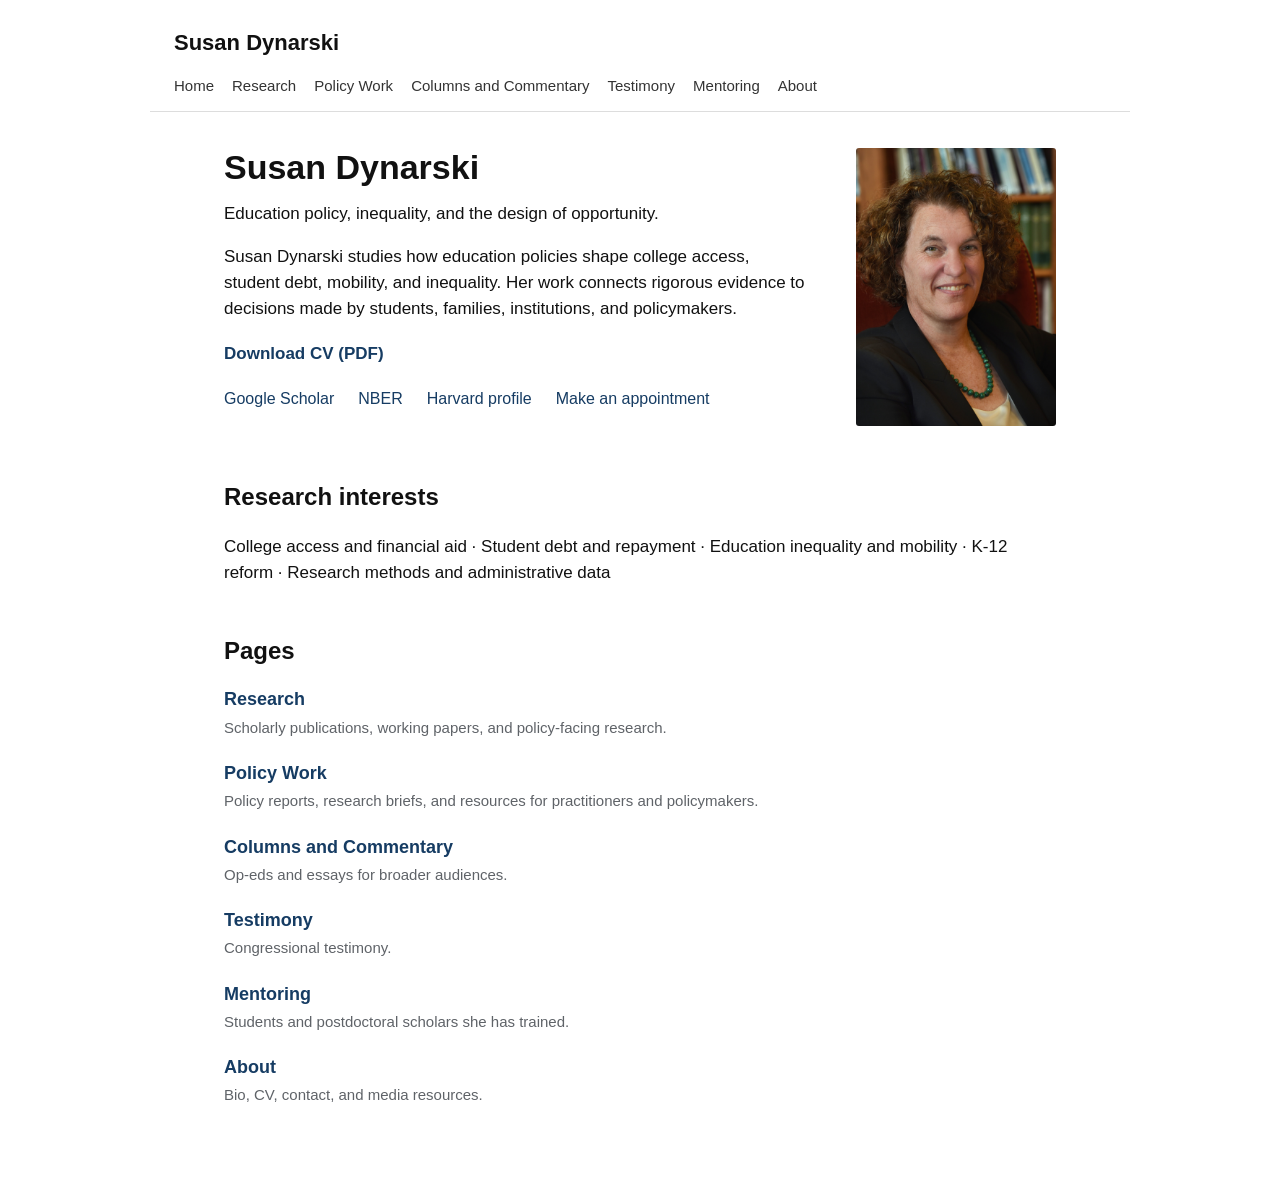
<file: index.html>
<!DOCTYPE html>
<html lang="en">
<head>
<meta charset="utf-8"/>
<meta name="description" content="Susan Dynarski is an economist and the Patricia Albjerg Graham Professor of Education at Harvard University. She studies college access, financial aid, student debt, and education inequality."/>
<meta content="width=device-width, initial-scale=1" name="viewport"/>
<title>Susan Dynarski</title>
<link href="assets/css/styles.css" rel="stylesheet"/>
</head>
<body>
<header class="site-header">
<div class="site-title"><a href="index.html">Susan Dynarski</a></div>
<nav aria-label="Main navigation" class="site-nav">
<a href="index.html">Home</a>
<a href="research.html">Research</a>
<a href="policy-work.html">Policy Work</a>
<a href="columns-commentary.html">Columns and Commentary</a>
<a href="testimony.html">Testimony</a>
<a href="mentoring.html">Mentoring</a>
<a href="about.html">About</a>
</nav>
</header>
<main class="page-content">
<div class="home-layout">
<div class="home-text">
<h1>Susan Dynarski</h1>
<p>Education policy, inequality, and the design of opportunity.</p>
<p>Susan Dynarski studies how education policies shape college access, student debt, mobility, and inequality. Her work connects rigorous evidence to decisions made by students, families, institutions, and policymakers.</p>
<p style="margin: 18px 0 10px;"><a href="Susan_Dynarski_CV.pdf" style="font-size: 17px; font-weight: 600; color: var(--link, #1f5f99);">Download CV (PDF)</a></p>
<ul class="home-links">
<li><a href="https://scholar.google.com/citations?user=nLR_FUYAAAAJ&amp;hl=en" target="_blank" rel="noopener">Google Scholar</a></li>
<li><a href="https://www.nber.org/people/susan_dynarski" target="_blank" rel="noopener">NBER</a></li>
<li><a href="https://www.gse.harvard.edu/directory/faculty/susan-dynarski" target="_blank" rel="noopener">Harvard profile</a></li>
<li><a href="https://calendly.com/prof_susan_dynarski" target="_blank" rel="noopener">Make an appointment</a></li>
</ul>
</div>
<div class="home-photo">
<img alt="Susan Dynarski" src="susan-dynarski-portrait.jpg"/>
</div>
</div>
<section>
<h2>Research interests</h2>
<p>College access and financial aid · Student debt and repayment · Education inequality and mobility · K-12 reform · Research methods and administrative data</p>
</section>
<section>
<h2>Pages</h2>
<div class="item"><h3><a href="research.html">Research</a></h3><div class="meta">Scholarly publications, working papers, and policy-facing research.</div></div>
<div class="item"><h3><a href="policy-work.html">Policy Work</a></h3><div class="meta">Policy reports, research briefs, and resources for practitioners and policymakers.</div></div>
<div class="item"><h3><a href="columns-commentary.html">Columns and Commentary</a></h3><div class="meta">Op-eds and essays for broader audiences.</div></div>
<div class="item"><h3><a href="testimony.html">Testimony</a></h3><div class="meta">Congressional testimony.</div></div>
<div class="item"><h3><a href="mentoring.html">Mentoring</a></h3><div class="meta">Students and postdoctoral scholars she has trained.</div></div>
<div class="item"><h3><a href="about.html">About</a></h3><div class="meta">Bio, CV, contact, and media resources.</div></div>
</section>
</main>
</body>
</html>
</file>
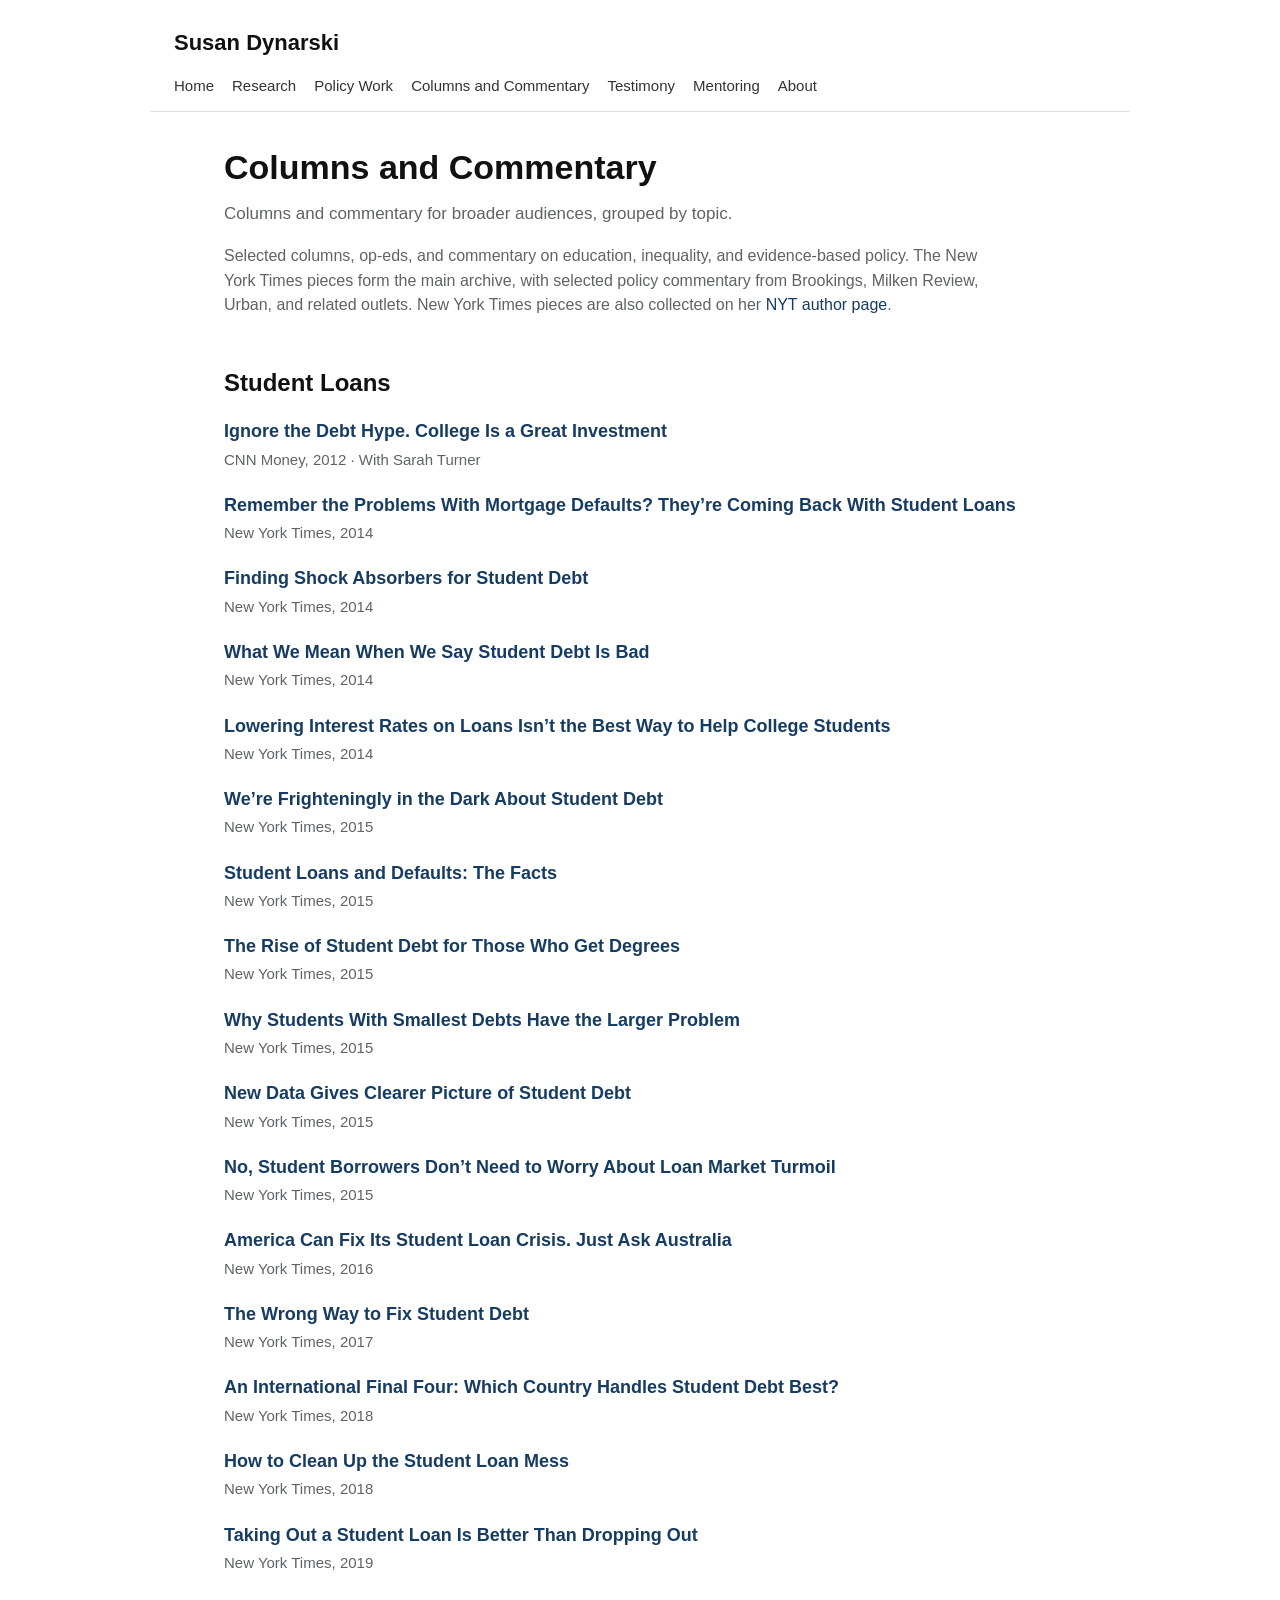
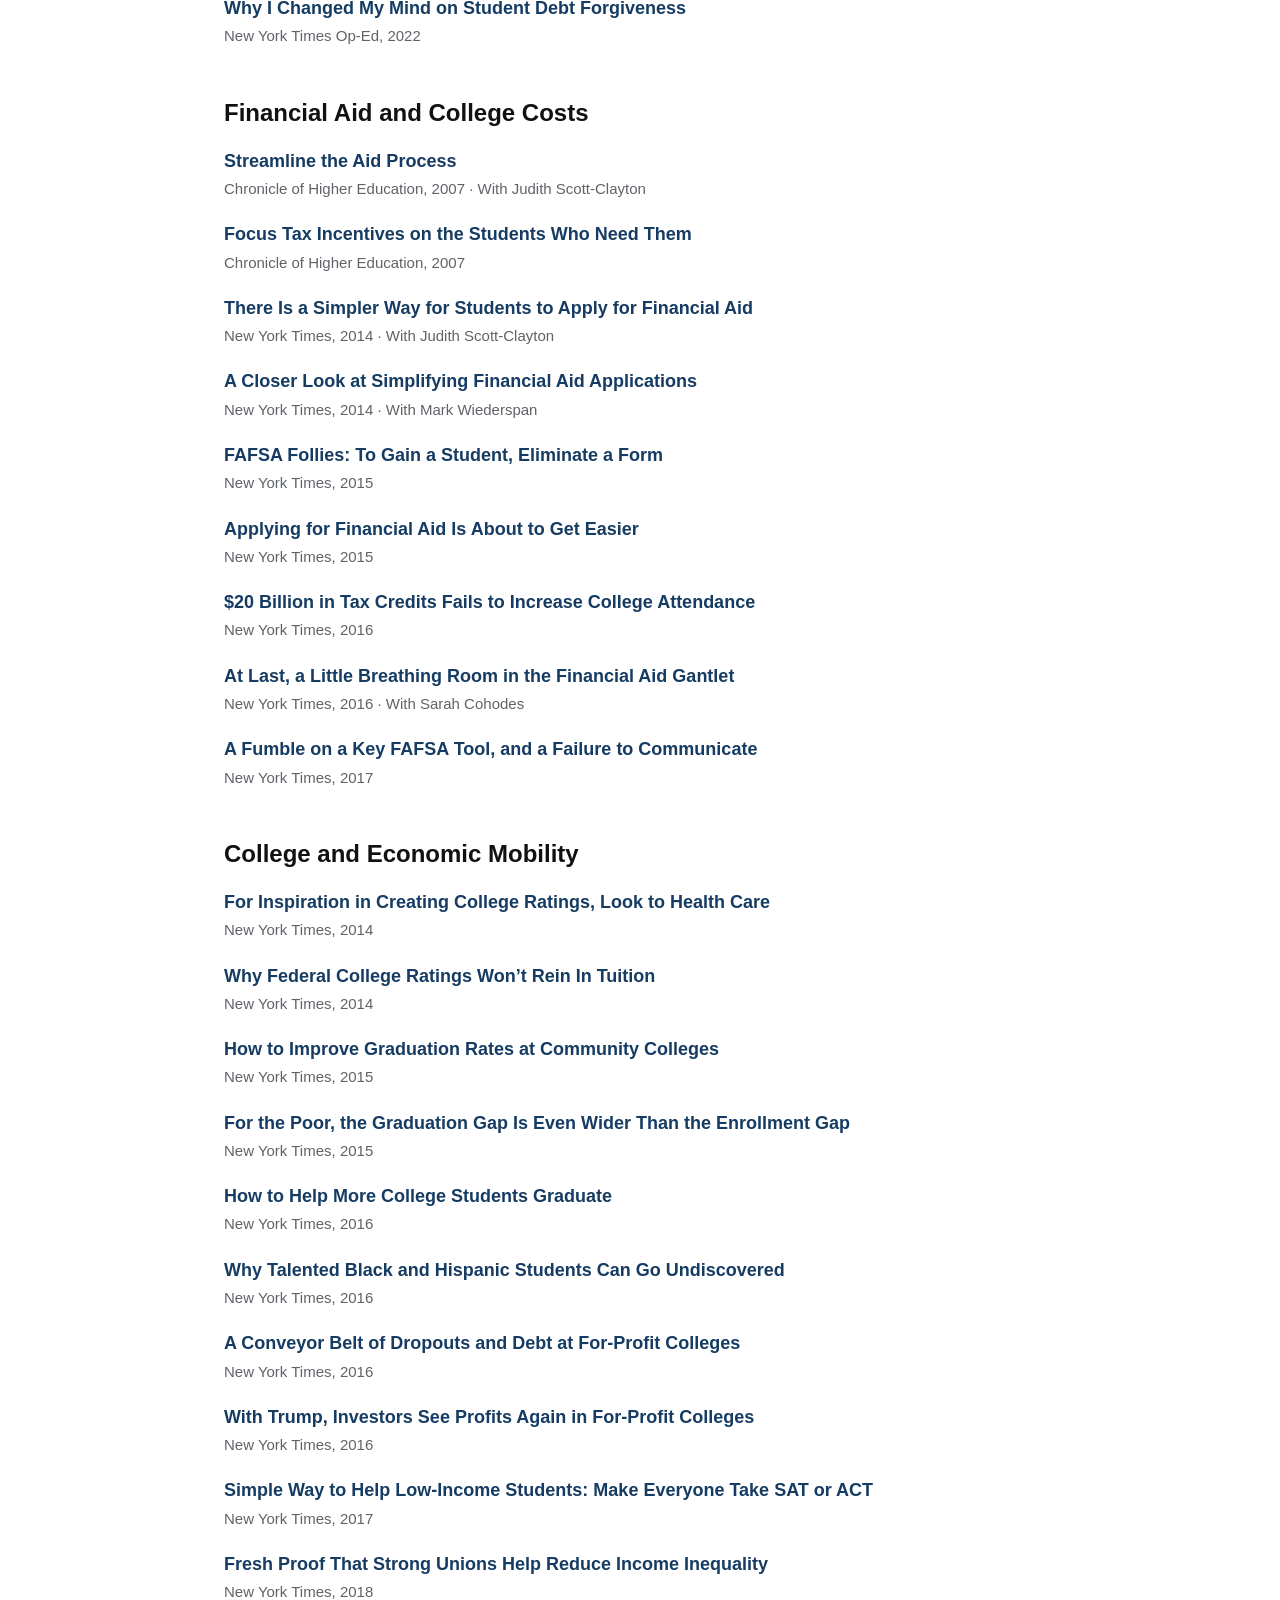
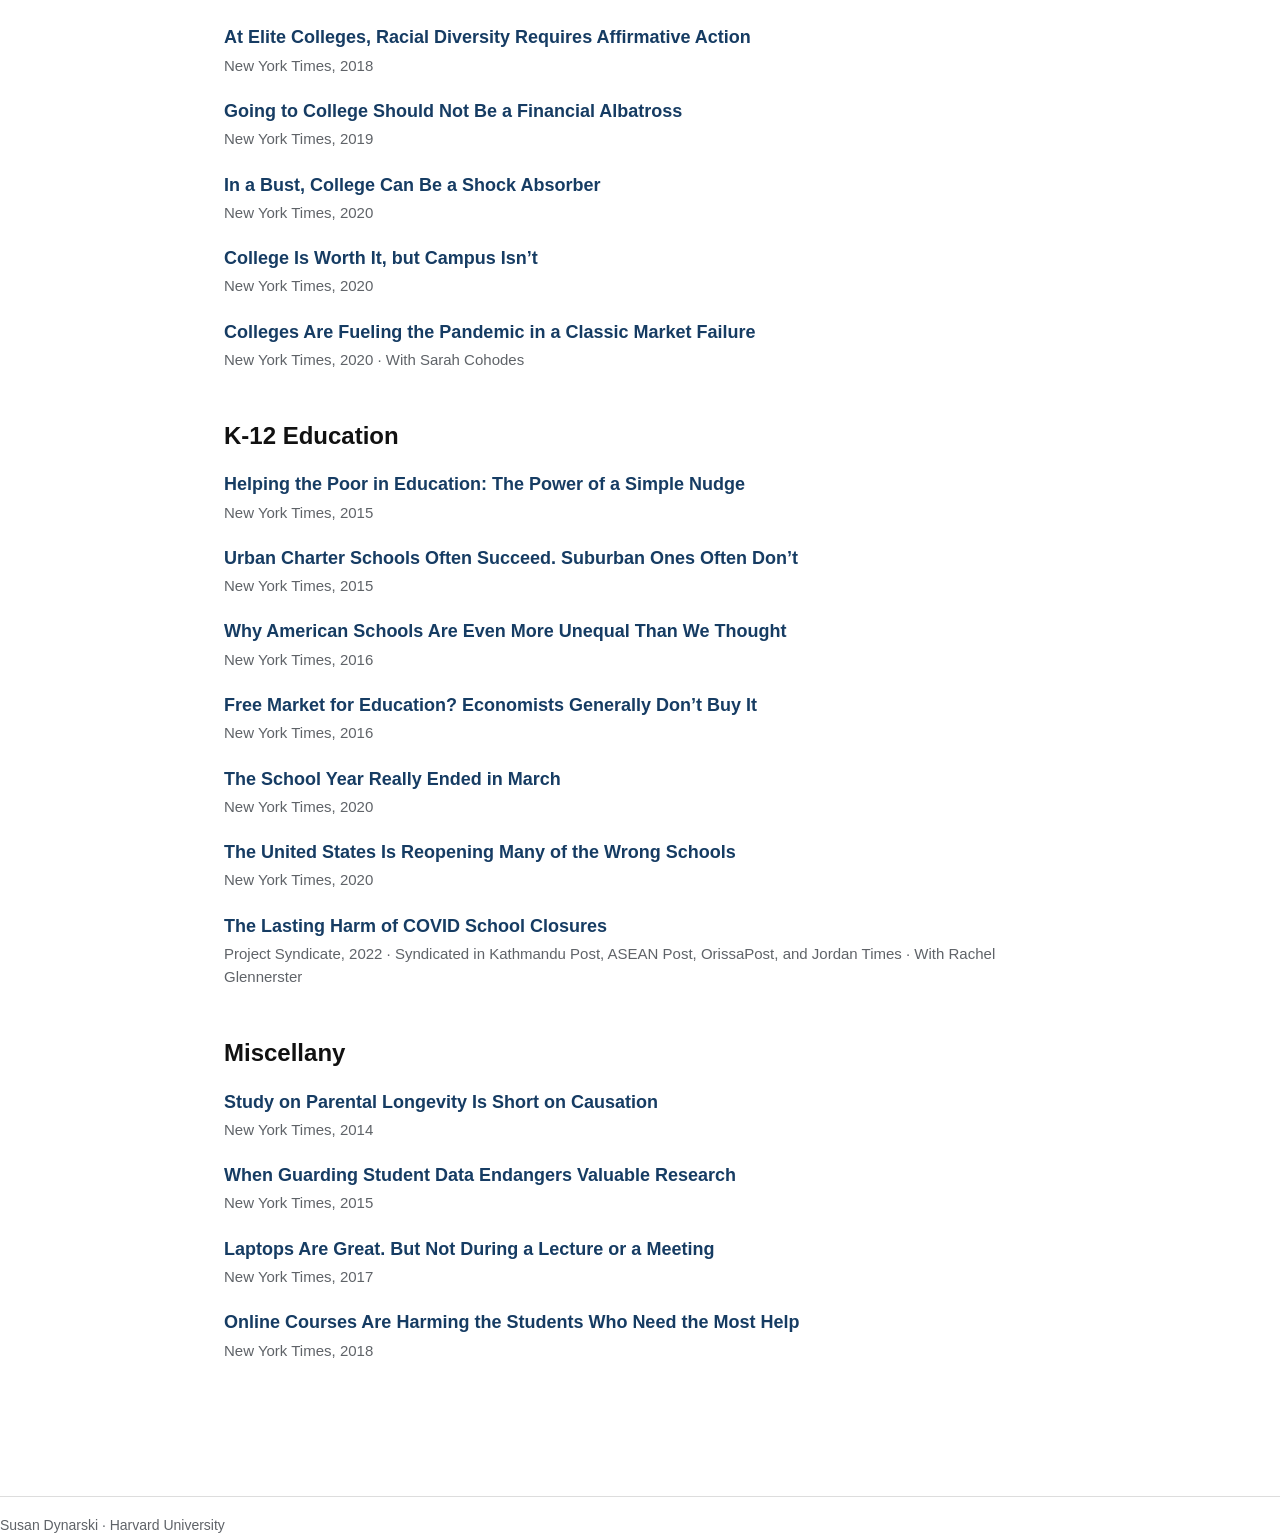
<file: columns-commentary.html>
<!DOCTYPE html>

<html lang="en">
<head>
<meta charset="utf-8"/>
<meta name="description" content="Columns and commentary by Susan Dynarski in the New York Times and other venues on education policy, inequality, student debt, and college access."/>
<meta content="width=device-width, initial-scale=1" name="viewport"/>
<title>Columns and Commentary | Susan Dynarski</title>
<link href="assets/css/styles.css" rel="stylesheet"/>
</head>
<body class="">
<header class="site-header">
<div class="site-title"><a href="index.html">Susan Dynarski</a></div>
<nav aria-label="Main navigation" class="site-nav"><a href="index.html">Home</a>
<a href="research.html">Research</a>
<a href="policy-work.html">Policy Work</a>
<a href="columns-commentary.html">Columns and Commentary</a>
<a href="testimony.html">Testimony</a>
<a href="mentoring.html">Mentoring</a>
<a href="about.html">About</a></nav>
</header>
<main class="page-content">
<header class="page-header">
<h1>Columns and Commentary</h1>
<p class="intro">Columns and commentary for broader audiences, grouped by topic.</p>
<p class="section-note">Selected columns, op-eds, and commentary on education, inequality, and evidence-based policy. The New York Times pieces form the main archive, with selected policy commentary from Brookings, Milken Review, Urban, and related outlets. New York Times pieces are also collected on her <a href="https://www.nytimes.com/by/susan-dynarski" target="_blank" rel="noopener">NYT author page</a>.</p>
</header>
<section><h2>Student Loans</h2>
<article class="item"><h3><a href="https://drive.google.com/file/d/1uCAO12f-RxQaUO0TqAaj1-i-zY7ETbDT/view?usp=share_link" target="_blank" rel="noopener">Ignore the Debt Hype. College Is a Great Investment</a></h3><div class="meta">CNN Money, 2012 · With Sarah Turner</div></article>
<article class="item"><h3><a href="http://www.nytimes.com/2014/06/13/upshot/student-loan-woes-echo-mortgage-crisis.html?_r=0" target="_blank" rel="noopener">Remember the Problems With Mortgage Defaults? They’re Coming Back With Student Loans</a></h3><div class="meta">New York Times, 2014</div></article>
<article class="item"><h3><a href="http://www.nytimes.com/2014/06/15/upshot/finding-shock-absorbers-for-student-debt.html" target="_blank" rel="noopener">Finding Shock Absorbers for Student Debt</a></h3><div class="meta">New York Times, 2014</div></article>
<article class="item"><h3><a href="http://www.nytimes.com/2014/08/09/upshot/what-we-mean-when-we-say-student-debt-is-bad.html" target="_blank" rel="noopener">What We Mean When We Say Student Debt Is Bad</a></h3><div class="meta">New York Times, 2014</div></article>
<article class="item"><h3><a href="http://www.nytimes.com/2014/08/26/upshot/lowering-interest-rates-on-loans-isnt-the-best-way-to-help-college-students.html" target="_blank" rel="noopener">Lowering Interest Rates on Loans Isn’t the Best Way to Help College Students</a></h3><div class="meta">New York Times, 2014</div></article>
<article class="item"><h3><a href="https://www.nytimes.com/2015/03/22/upshot/were-frighteningly-in-the-dark-about-student-debt.html" target="_blank" rel="noopener">We’re Frighteningly in the Dark About Student Debt</a></h3><div class="meta">New York Times, 2015</div></article>
<article class="item"><h3><a href="https://www.nytimes.com/2015/06/12/upshot/student-loans-the-facts.html" target="_blank" rel="noopener">Student Loans and Defaults: The Facts</a></h3><div class="meta">New York Times, 2015</div></article>
<article class="item"><h3><a href="http://www.nytimes.com/2015/06/17/upshot/the-rise-of-student-debt-for-those-who-get-degrees.html?mtrref=query.nytimes.com&amp;gwh=DED480DC2418BDD377C0B2DCA62DE199&amp;gwt=pay" target="_blank" rel="noopener">The Rise of Student Debt for Those Who Get Degrees</a></h3><div class="meta">New York Times, 2015</div></article>
<article class="item"><h3><a href="http://www.nytimes.com/2015/09/01/upshot/why-students-with-smallest-debts-need-the-greatest-help.html?mtrref=query.nytimes.com&amp;gwh=95CF76DC478B058A255F84141092B1D8&amp;gwt=pay&amp;assetType=nyt_now" target="_blank" rel="noopener">Why Students With Smallest Debts Have the Larger Problem</a></h3><div class="meta">New York Times, 2015</div></article>
<article class="item"><h3><a href="http://www.nytimes.com/2015/09/11/upshot/new-data-gives-clearer-picture-of-student-debt.html?mtrref=query.nytimes.com&amp;gwh=61AD3C2CD239C67EBA212A57DE133494&amp;gwt=pay" target="_blank" rel="noopener">New Data Gives Clearer Picture of Student Debt</a></h3><div class="meta">New York Times, 2015</div></article>
<article class="item"><h3><a href="https://www.nytimes.com/2015/09/30/upshot/no-student-borrowers-dont-need-to-worry-about-loan-market-turmoil.html" target="_blank" rel="noopener">No, Student Borrowers Don’t Need to Worry About Loan Market Turmoil</a></h3><div class="meta">New York Times, 2015</div></article>
<article class="item"><h3><a href="http://www.nytimes.com/2016/07/10/upshot/america-can-fix-its-student-loan-crisis-just-ask-australia.html" target="_blank" rel="noopener">America Can Fix Its Student Loan Crisis. Just Ask Australia</a></h3><div class="meta">New York Times, 2016</div></article>
<article class="item"><h3><a href="https://www.nytimes.com/2017/05/06/upshot/the-wrong-way-to-fix-student-loans.html" target="_blank" rel="noopener">The Wrong Way to Fix Student Debt</a></h3><div class="meta">New York Times, 2017</div></article>
<article class="item"><h3><a href="https://www.nytimes.com/2018/04/02/upshot/an-international-final-four-which-country-handles-student-debt-best.html" target="_blank" rel="noopener">An International Final Four: Which Country Handles Student Debt Best?</a></h3><div class="meta">New York Times, 2018</div></article>
<article class="item"><h3><a href="https://www.nytimes.com/2018/04/06/business/how-to-clean-up-the-student-loan-mess.html" target="_blank" rel="noopener">How to Clean Up the Student Loan Mess</a></h3><div class="meta">New York Times, 2018</div></article>
<article class="item"><h3><a href="https://www.nytimes.com/2019/09/06/business/student-loans-needed-community-colleges.html" target="_blank" rel="noopener">Taking Out a Student Loan Is Better Than Dropping Out</a></h3><div class="meta">New York Times, 2019</div></article>
<article class="item"><h3><a href="https://www.nytimes.com/2022/08/30/opinion/student-loan-debt-relief-biden.html?unlocked_article_code=1.tFA.xk1o.qMq19CJU6NP3&amp;smid=nytcore-ios-share" target="_blank" rel="noopener">Why I Changed My Mind on Student Debt Forgiveness</a></h3><div class="meta">New York Times Op-Ed, 2022</div></article>
</section>
<section><h2>Financial Aid and College Costs</h2>
<article class="item"><h3><a href="https://drive.google.com/file/d/1u4BpMXFV9OV2l6gZDexeQD-0f8FRN-mO/view?usp=sharing" target="_blank" rel="noopener">Streamline the Aid Process</a></h3><div class="meta">Chronicle of Higher Education, 2007 · With Judith Scott-Clayton</div></article>
<article class="item"><h3><a href="https://drive.google.com/file/d/1QvTJ881dsCYUGPTsu4VhTHuRypf4HBGj/view?usp=sharing" target="_blank" rel="noopener">Focus Tax Incentives on the Students Who Need Them</a></h3><div class="meta">Chronicle of Higher Education, 2007</div></article>
<article class="item"><h3><a href="http://www.nytimes.com/2014/06/21/upshot/a-simple-way-to-help-financial-aid-do-its-job.html" target="_blank" rel="noopener">There Is a Simpler Way for Students to Apply for Financial Aid</a></h3><div class="meta">New York Times, 2014 · With Judith Scott-Clayton</div></article>
<article class="item"><h3><a href="http://www.nytimes.com/2014/07/02/upshot/a-closer-look-at-simplifying-financial-aid-applications.html" target="_blank" rel="noopener">A Closer Look at Simplifying Financial Aid Applications</a></h3><div class="meta">New York Times, 2014 · With Mark Wiederspan</div></article>
<article class="item"><h3><a href="http://www.nytimes.com/2015/08/23/upshot/fafsa-follies-to-gain-a-student-eliminate-a-form.html?mtrref=query.nytimes.com&amp;gwh=059CB764DD41EFFB9A1EE9E0C26DD893&amp;gwt=pay" target="_blank" rel="noopener">FAFSA Follies: To Gain a Student, Eliminate a Form</a></h3><div class="meta">New York Times, 2015</div></article>
<article class="item"><h3><a href="http://www.nytimes.com/2015/09/25/upshot/a-world-without-fafsa-forms-it-might-just-happen.html?mtrref=query.nytimes.com&amp;gwh=6A3969F88DED24F2341DF2BD2F3000F5&amp;gwt=pay" target="_blank" rel="noopener">Applying for Financial Aid Is About to Get Easier</a></h3><div class="meta">New York Times, 2015</div></article>
<article class="item"><h3><a href="http://www.nytimes.com/2016/04/20/upshot/how-to-use-tax-credits-to-increase-college-attendance.html?mtrref=query.nytimes.com&amp;gwh=3A22D98B884806C825B593133F14067D&amp;gwt=pay" target="_blank" rel="noopener">$20 Billion in Tax Credits Fails to Increase College Attendance</a></h3><div class="meta">New York Times, 2016</div></article>
<article class="item"><h3><a href="http://www.nytimes.com/2016/09/18/upshot/at-last-a-little-breathing-room-in-the-financial-aid-gantlet.html?_r=0" target="_blank" rel="noopener">At Last, a Little Breathing Room in the Financial Aid Gantlet</a></h3><div class="meta">New York Times, 2016 · With Sarah Cohodes</div></article>
<article class="item"><h3><a href="https://www.nytimes.com/2017/03/13/upshot/a-fumble-on-a-key-fafsa-tool-and-a-failure-to-communicate.html?_r=1" target="_blank" rel="noopener">A Fumble on a Key FAFSA Tool, and a Failure to Communicate</a></h3><div class="meta">New York Times, 2017</div></article>
</section>
<section><h2>College and Economic Mobility</h2>
<article class="item"><h3><a href="http://www.nytimes.com/2014/09/16/upshot/for-inspiration-in-creating-college-ratings-look-to-health-care.html" target="_blank" rel="noopener">For Inspiration in Creating College Ratings, Look to Health Care</a></h3><div class="meta">New York Times, 2014</div></article>
<article class="item"><h3><a href="http://www.nytimes.com/2014/09/21/upshot/why-federal-college-ratings-wont-rein-in-tuition.html" target="_blank" rel="noopener">Why Federal College Ratings Won’t Rein In Tuition</a></h3><div class="meta">New York Times, 2014</div></article>
<article class="item"><h3><a href="http://www.nytimes.com/2015/03/12/upshot/how-to-improve-graduation-rates-at-community-colleges.html?mtrref=query.nytimes.com&amp;gwh=A776BE728B0E4E6C8EF3E056FDC2D468&amp;gwt=pay" target="_blank" rel="noopener">How to Improve Graduation Rates at Community Colleges</a></h3><div class="meta">New York Times, 2015</div></article>
<article class="item"><h3><a href="http://www.nytimes.com/2015/06/02/upshot/for-the-poor-the-graduation-gap-is-even-wider-than-the-enrollment-gap.html?mtrref=query.nytimes.com&amp;gwh=8F841433C5509D266402714537B5FB30&amp;gwt=pay" target="_blank" rel="noopener">For the Poor, the Graduation Gap Is Even Wider Than the Enrollment Gap</a></h3><div class="meta">New York Times, 2015</div></article>
<article class="item"><h3><a href="http://www.nytimes.com/2016/02/21/upshot/how-to-help-more-college-students-graduate.html?mtrref=query.nytimes.com&amp;gwh=BF7730838555D87847D0D7B2F35B91C4&amp;gwt=pay" target="_blank" rel="noopener">How to Help More College Students Graduate</a></h3><div class="meta">New York Times, 2016</div></article>
<article class="item"><h3><a href="http://www.nytimes.com/2016/04/10/upshot/why-talented-black-and-hispanic-students-can-go-undiscovered.html?mtrref=query.nytimes.com&amp;gwh=9AC9BEA92F50F9F0E6874B0410BDE845&amp;gwt=pay" target="_blank" rel="noopener">Why Talented Black and Hispanic Students Can Go Undiscovered</a></h3><div class="meta">New York Times, 2016</div></article>
<article class="item"><h3><a href="https://www.nytimes.com/2016/10/30/upshot/a-conveyor-belt-of-dropouts-and-debt-at-for-profit-colleges.html" target="_blank" rel="noopener">A Conveyor Belt of Dropouts and Debt at For-Profit Colleges</a></h3><div class="meta">New York Times, 2016</div></article>
<article class="item"><h3><a href="https://www.nytimes.com/2016/11/19/upshot/with-trump-investors-see-profits-again-in-for-profit-colleges.html?_r=0" target="_blank" rel="noopener">With Trump, Investors See Profits Again in For-Profit Colleges</a></h3><div class="meta">New York Times, 2016</div></article>
<article class="item"><h3><a href="https://www.nytimes.com/2017/07/14/upshot/how-universal-college-admission-tests-help-low-income-students.html" target="_blank" rel="noopener">Simple Way to Help Low-Income Students: Make Everyone Take SAT or ACT</a></h3><div class="meta">New York Times, 2017</div></article>
<article class="item"><h3><a href="https://www.nytimes.com/2018/07/06/business/labor-unions-income-inequality.html" target="_blank" rel="noopener">Fresh Proof That Strong Unions Help Reduce Income Inequality</a></h3><div class="meta">New York Times, 2018</div></article>
<article class="item"><h3><a href="https://www.nytimes.com/2018/09/28/business/at-elite-colleges-racial-diversity-requires-affirmative-action.html" target="_blank" rel="noopener">At Elite Colleges, Racial Diversity Requires Affirmative Action</a></h3><div class="meta">New York Times, 2018</div></article>
<article class="item"><h3><a href="https://www.nytimes.com/2019/02/07/opinion/college-student-loans.html" target="_blank" rel="noopener">Going to College Should Not Be a Financial Albatross</a></h3><div class="meta">New York Times, 2019</div></article>
<article class="item"><h3><a href="https://www.nytimes.com/2020/01/19/business/college-downturn-absorber.html" target="_blank" rel="noopener">In a Bust, College Can Be a Shock Absorber</a></h3><div class="meta">New York Times, 2020</div></article>
<article class="item"><h3><a href="https://www.nytimes.com/2020/06/29/business/college-campus-coronavirus-danger.html" target="_blank" rel="noopener">College Is Worth It, but Campus Isn’t</a></h3><div class="meta">New York Times, 2020</div></article>
<article class="item"><h3><a href="https://www.nytimes.com/2020/10/08/business/colleges-pandemic-market-failure.html" target="_blank" rel="noopener">Colleges Are Fueling the Pandemic in a Classic Market Failure</a></h3><div class="meta">New York Times, 2020 · With Sarah Cohodes</div></article>
</section>
<section><h2>K-12 Education</h2>
<article class="item"><h3><a href="http://www.nytimes.com/2015/01/18/upshot/helping-the-poor-in-higher-education-the-power-of-a-simple-nudge.html" target="_blank" rel="noopener">Helping the Poor in Education: The Power of a Simple Nudge</a></h3><div class="meta">New York Times, 2015</div></article>
<article class="item"><h3><a href="http://www.nytimes.com/2015/11/22/upshot/a-suburban-urban-divide-in-charter-school-success-rates.html?mtrref=query.nytimes.com&amp;gwh=C5184DCAB727F88F0F2958C173ADF06F&amp;gwt=pay" target="_blank" rel="noopener">Urban Charter Schools Often Succeed. Suburban Ones Often Don’t</a></h3><div class="meta">New York Times, 2015</div></article>
<article class="item"><h3><a href="http://www.nytimes.com/2016/08/14/upshot/why-american-schools-are-even-more-unequal-than-we-thought.html" target="_blank" rel="noopener">Why American Schools Are Even More Unequal Than We Thought</a></h3><div class="meta">New York Times, 2016</div></article>
<article class="item"><h3><a href="https://www.nytimes.com/2016/12/30/upshot/free-market-for-education-economists-generally-dont-buy-it.html?_r=0" target="_blank" rel="noopener">Free Market for Education? Economists Generally Don’t Buy It</a></h3><div class="meta">New York Times, 2016</div></article>
<article class="item"><h3><a href="https://www.nytimes.com/2020/05/07/business/school-education-online-money.html" target="_blank" rel="noopener">The School Year Really Ended in March</a></h3><div class="meta">New York Times, 2020</div></article>
<article class="item"><h3><a href="https://www.nytimes.com/2020/08/03/business/how-schools-reopen.html" target="_blank" rel="noopener">The United States Is Reopening Many of the Wrong Schools</a></h3><div class="meta">New York Times, 2020</div></article>
<article class="item"><h3><a href="https://www.project-syndicate.org/commentary/covid19-school-closures-damage-and-solutions-by-susan-dynarski-and-rachel-glennerster-2022-03" target="_blank" rel="noopener">The Lasting Harm of COVID School Closures</a></h3><div class="meta">Project Syndicate, 2022 · Syndicated in Kathmandu Post, ASEAN Post, OrissaPost, and Jordan Times · With Rachel Glennerster</div></article>
</section>
<section><h2>Miscellany</h2>
<article class="item"><h3><a href="http://www.nytimes.com/2014/08/07/upshot/study-on-parental-longevity-is-short-on-causation.html" target="_blank" rel="noopener">Study on Parental Longevity Is Short on Causation</a></h3><div class="meta">New York Times, 2014</div></article>
<article class="item"><h3><a href="http://www.nytimes.com/2015/06/14/upshot/when-guarding-student-data-endangers-valuable-research.html?mtrref=query.nytimes.com&amp;gwh=283C5E510FA941C7542BE94C4747A1D5&amp;gwt=pay" target="_blank" rel="noopener">When Guarding Student Data Endangers Valuable Research</a></h3><div class="meta">New York Times, 2015</div></article>
<article class="item"><h3><a href="https://www.nytimes.com/2017/11/22/business/laptops-not-during-lecture-or-meeting.html" target="_blank" rel="noopener">Laptops Are Great. But Not During a Lecture or a Meeting</a></h3><div class="meta">New York Times, 2017</div></article>
<article class="item"><h3><a href="https://mobile.nytimes.com/2018/01/19/business/online-courses-are-harming-the-students-who-need-the-most-help.html" target="_blank" rel="noopener">Online Courses Are Harming the Students Who Need the Most Help</a></h3><div class="meta">New York Times, 2018</div></article>
</section>
</main>
<footer class="site-footer">
<div>Susan Dynarski · Harvard University</div>
</footer>
</body>
</html>
</file>
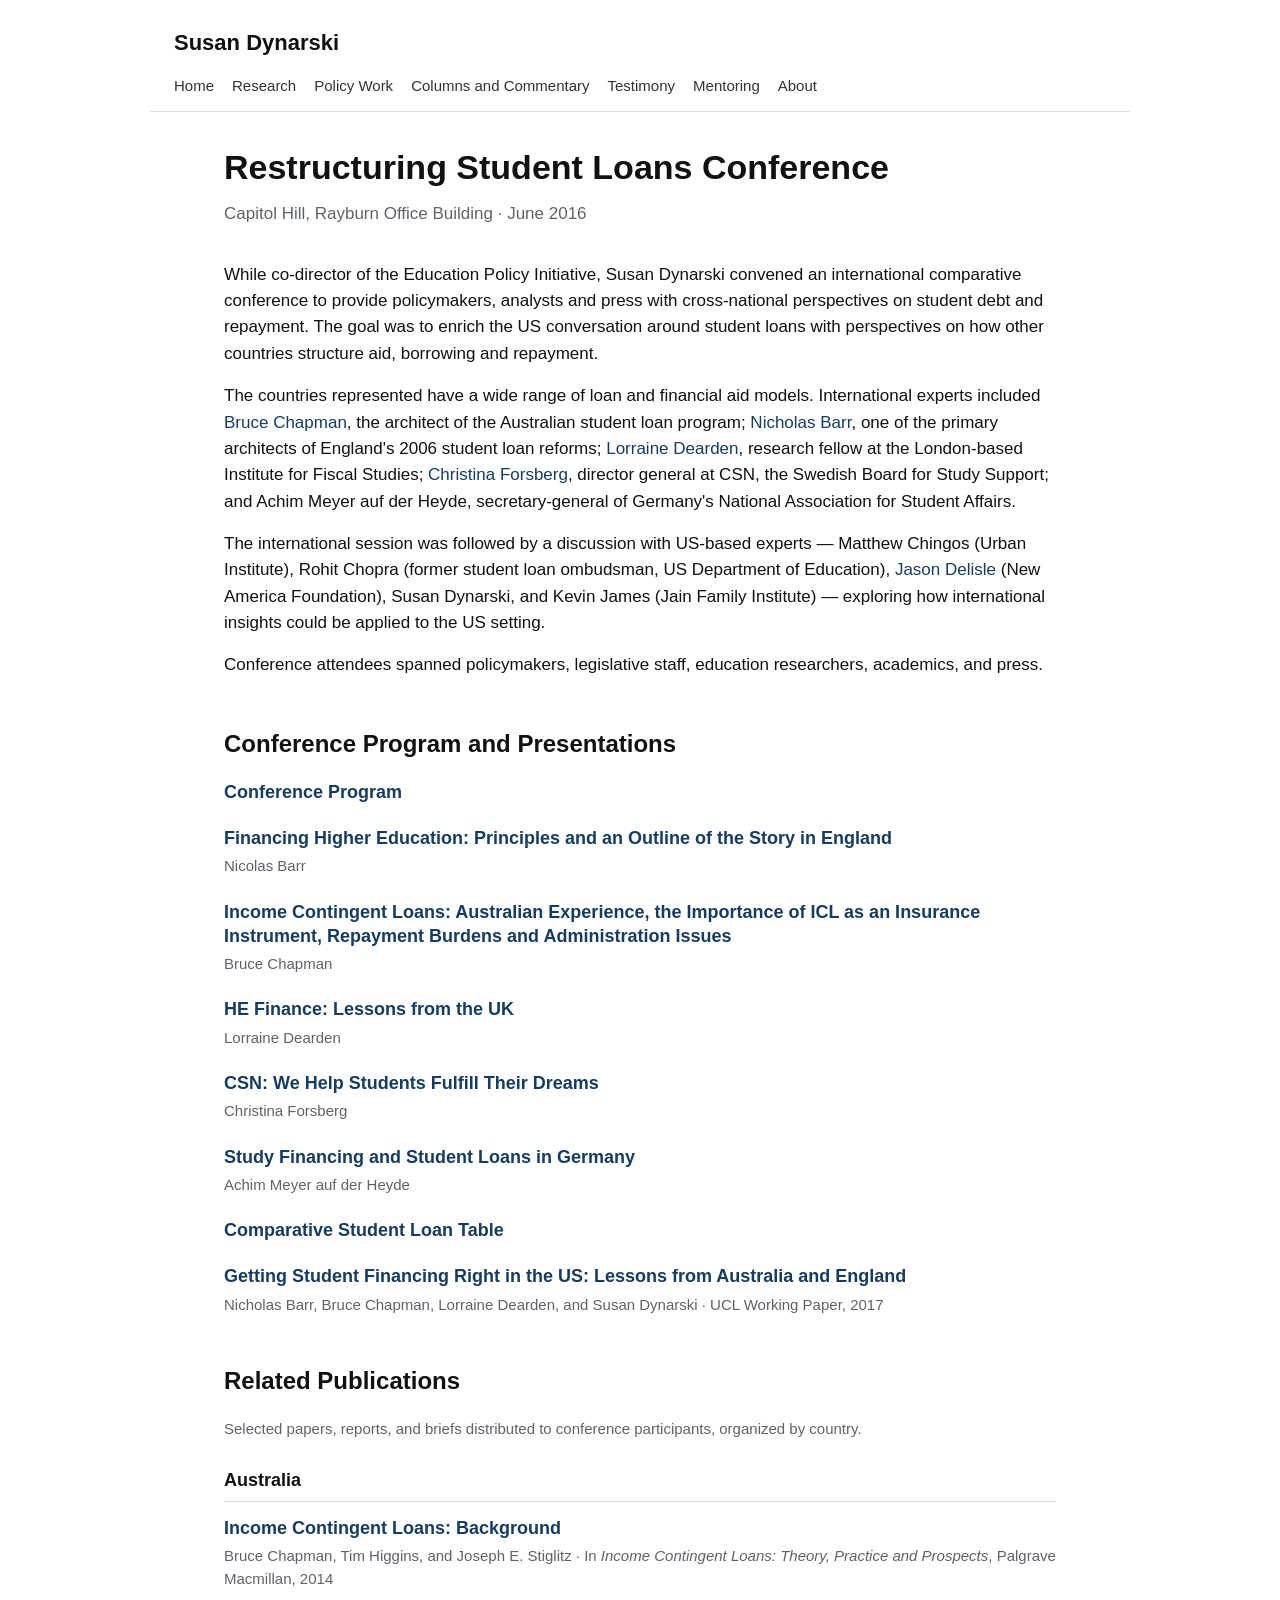
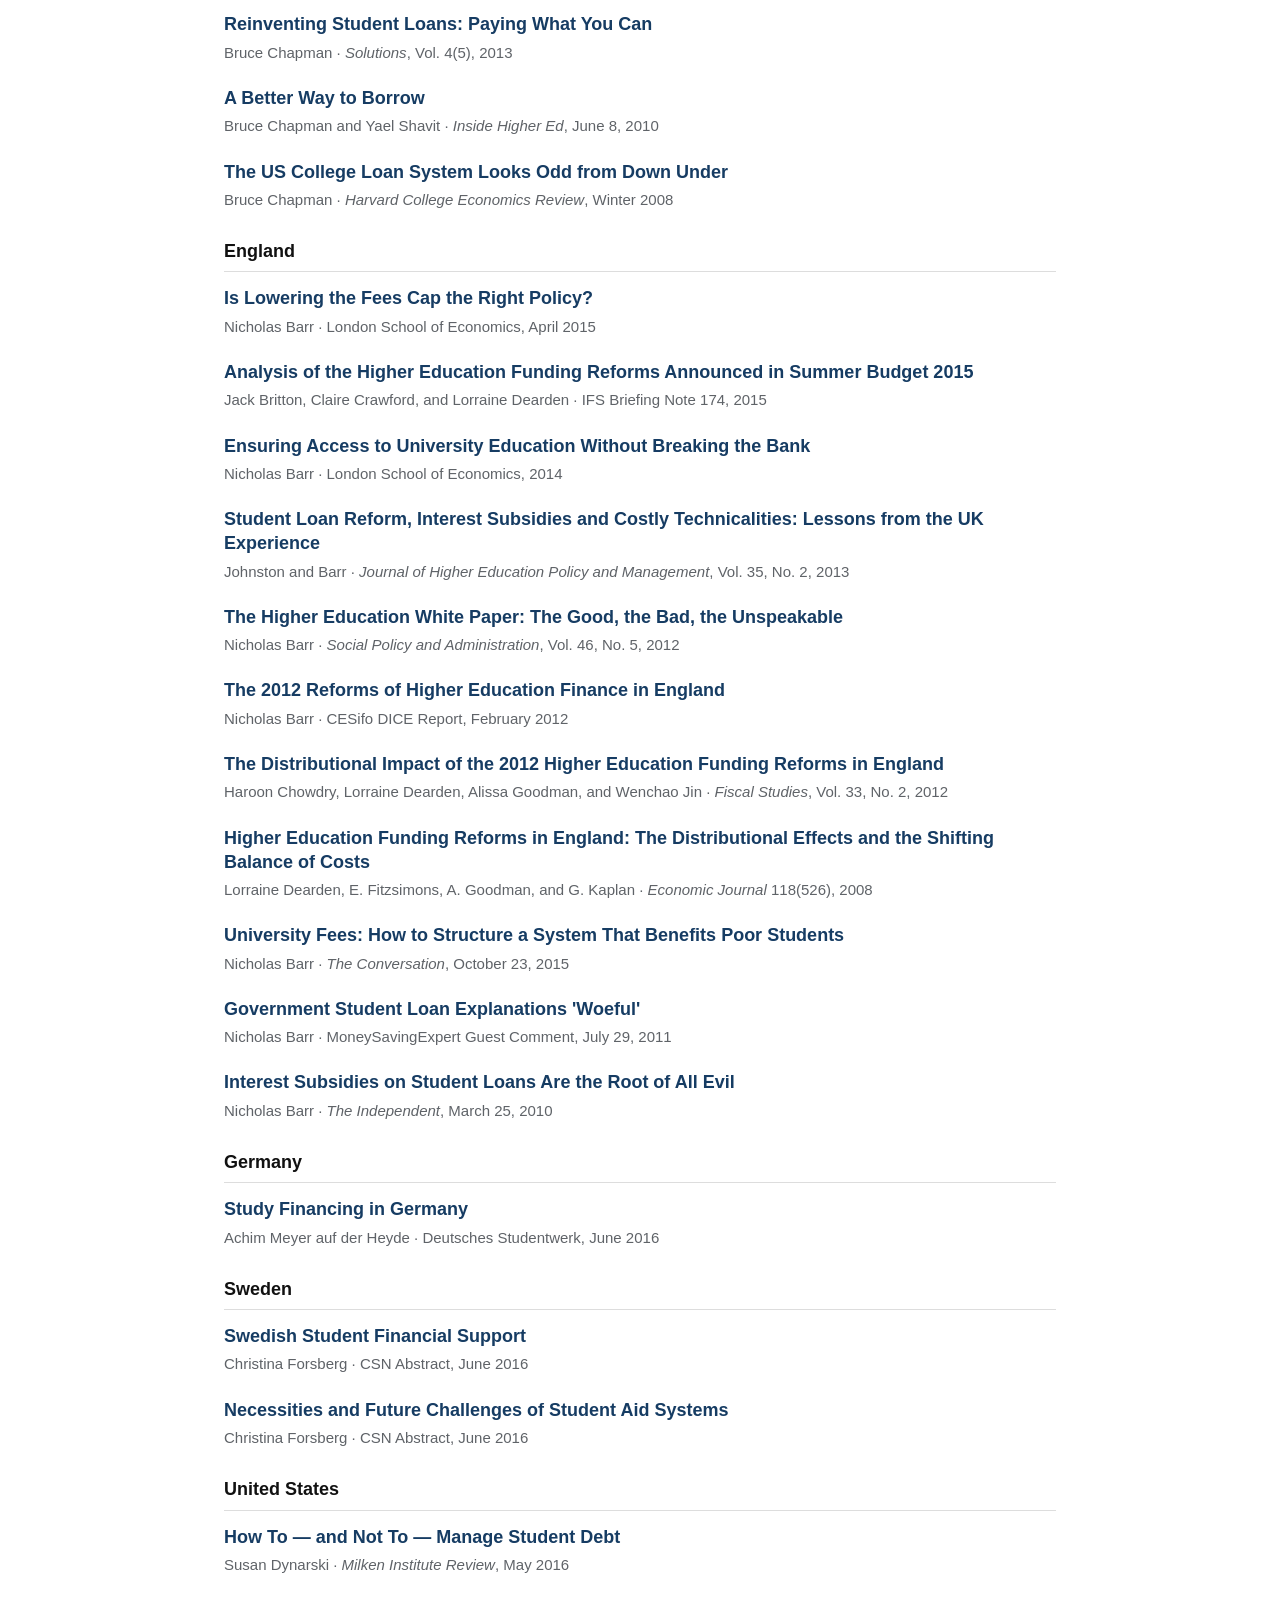
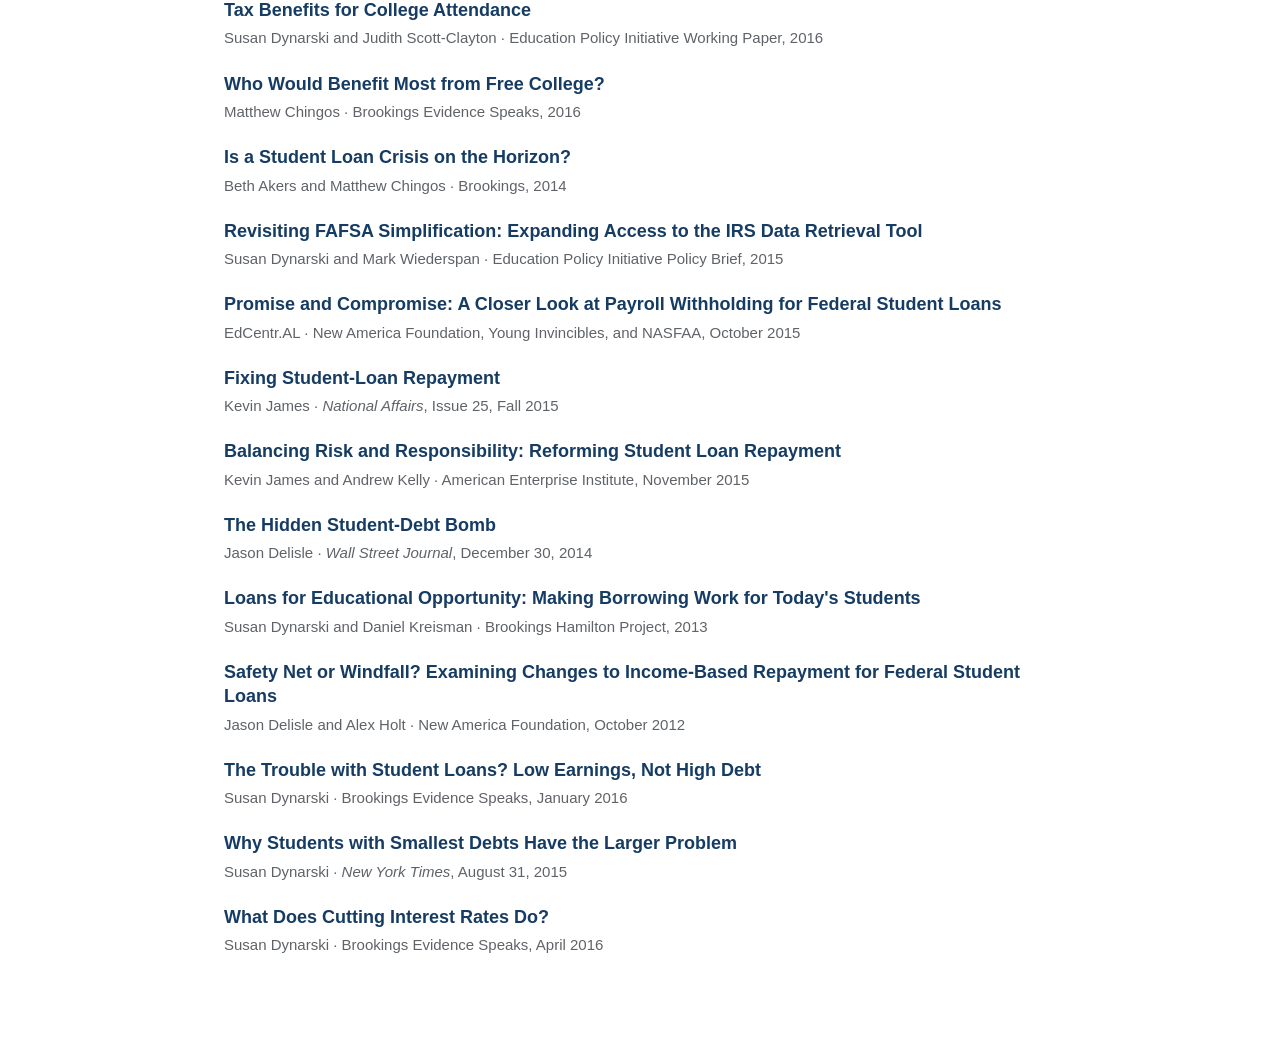
<file: conference.html>
<!DOCTYPE html>
<html lang="en">
<head>
<meta charset="utf-8"/>
<meta name="description" content="Restructuring Student Loans Conference, Capitol Hill, June 2016. An international comparative conference convened by Susan Dynarski to provide policymakers, analysts and press with cross-national perspectives on student debt and repayment."/>
<meta content="width=device-width, initial-scale=1" name="viewport"/>
<title>Restructuring Student Loans Conference | Susan Dynarski</title>
<link href="assets/css/styles.css" rel="stylesheet"/>
</head>
<body>
<header class="site-header">
<div class="site-title"><a href="index.html">Susan Dynarski</a></div>
<nav aria-label="Main navigation" class="site-nav">
<a href="index.html">Home</a>
<a href="research.html">Research</a>
<a href="policy-work.html">Policy Work</a>
<a href="columns-commentary.html">Columns and Commentary</a>
<a href="testimony.html">Testimony</a>
<a href="mentoring.html">Mentoring</a>
<a href="about.html">About</a>
</nav>
</header>
<main class="page-content">
<header class="page-header">
<h1>Restructuring Student Loans Conference</h1>
<p class="intro">Capitol Hill, Rayburn Office Building · June 2016</p>
</header>

<section>
<p>While co-director of the Education Policy Initiative, Susan Dynarski convened an international comparative conference to provide policymakers, analysts and press with cross-national perspectives on student debt and repayment. The goal was to enrich the US conversation around student loans with perspectives on how other countries structure aid, borrowing and repayment.</p>

<p>The countries represented have a wide range of loan and financial aid models. International experts included <a href="https://cbe.anu.edu.au/about/staff-directory/emeritus-professor-bruce-chapman" target="_blank" rel="noopener">Bruce Chapman</a>, the architect of the Australian student loan program; <a href="https://econ.lse.ac.uk/staff/nb/" target="_blank" rel="noopener">Nicholas Barr</a>, one of the primary architects of England's 2006 student loan reforms; <a href="https://lorrainedearden.com/" target="_blank" rel="noopener">Lorraine Dearden</a>, research fellow at the London-based Institute for Fiscal Studies; <a href="https://www.csn.se/om-csn/press/pressmeddelanden/2022-05-05-christina-forsberg-fortsatter-som-generaldirektor-for-csn---regeringen-forlanger-forordnande.html" target="_blank" rel="noopener">Christina Forsberg</a>, director general at CSN, the Swedish Board for Study Support; and Achim Meyer auf der Heyde, secretary-general of Germany's National Association for Student Affairs.</p>

<p>The international session was followed by a discussion with US-based experts — Matthew Chingos (Urban Institute), Rohit Chopra (former student loan ombudsman, US Department of Education), <a href="https://www.newamerica.org/experts/jason-delisle/" target="_blank" rel="noopener">Jason Delisle</a> (New America Foundation), Susan Dynarski, and Kevin James (Jain Family Institute) — exploring how international insights could be applied to the US setting.</p>

<p>Conference attendees spanned policymakers, legislative staff, education researchers, academics, and press.</p>
</section>

<section>
<h2>Conference Program and Presentations</h2>

<div class="item"><h3><a href="https://drive.google.com/file/d/1ZMCOv_yNrR7Y-_qgQgrfO_Ox5VKT-AWh/view?usp=sharing" target="_blank" rel="noopener">Conference Program</a></h3></div>

<div class="item"><h3><a href="https://drive.google.com/file/d/1wJ3WEw-oClLMxHoA1dc1wU6RB2EBdgrB/view?usp=sharing" target="_blank" rel="noopener">Financing Higher Education: Principles and an Outline of the Story in England</a></h3><div class="meta">Nicolas Barr</div></div>

<div class="item"><h3><a href="https://drive.google.com/file/d/1Vf5mjSLd6mUlt5apY7j5_k_O_XvcKO_W/view?usp=sharing" target="_blank" rel="noopener">Income Contingent Loans: Australian Experience, the Importance of ICL as an Insurance Instrument, Repayment Burdens and Administration Issues</a></h3><div class="meta">Bruce Chapman</div></div>

<div class="item"><h3><a href="https://drive.google.com/file/d/1J-ZzYAq7-bxQypuid412JWCPczicbK2o/view?usp=sharing" target="_blank" rel="noopener">HE Finance: Lessons from the UK</a></h3><div class="meta">Lorraine Dearden</div></div>

<div class="item"><h3><a href="https://drive.google.com/file/d/1dwoTnqUTz7i-UOmUJpNP1_niK5iSj4pf/view?usp=sharing" target="_blank" rel="noopener">CSN: We Help Students Fulfill Their Dreams</a></h3><div class="meta">Christina Forsberg</div></div>

<div class="item"><h3><a href="https://drive.google.com/file/d/1TDX2c7dgD_cfb6orYC_RniMC5r8RxIoP/view?usp=sharing" target="_blank" rel="noopener">Study Financing and Student Loans in Germany</a></h3><div class="meta">Achim Meyer auf der Heyde</div></div>

<div class="item"><h3><a href="https://drive.google.com/file/d/1Ce0xzhKuwRXsaxTDwHMX2tcdsb3atMs_/view?usp=sharing" target="_blank" rel="noopener">Comparative Student Loan Table</a></h3></div>

<div class="item"><h3><a href="https://drive.google.com/file/d/1bAabPSOaqqvQZAWNLdFlGGafotdIUf5W/view?usp=sharing" target="_blank" rel="noopener">Getting Student Financing Right in the US: Lessons from Australia and England</a></h3><div class="meta">Nicholas Barr, Bruce Chapman, Lorraine Dearden, and Susan Dynarski · UCL Working Paper, 2017</div></div>
</section>

<section>
<h2>Related Publications</h2>
<p class="bucket-note">Selected papers, reports, and briefs distributed to conference participants, organized by country.</p>

<h3 style="font-size: 18px; margin: 28px 0 14px; border-bottom: 1px solid var(--border, #ddd); padding-bottom: 8px;">Australia</h3>

<div class="item"><h3><a href="https://drive.google.com/file/d/1RzD_Lk0J96Z_85Q2bRCS7u5ggH0xRIs4/view?usp=sharing" target="_blank" rel="noopener">Income Contingent Loans: Background</a></h3><div class="meta">Bruce Chapman, Tim Higgins, and Joseph E. Stiglitz · In <em>Income Contingent Loans: Theory, Practice and Prospects</em>, Palgrave Macmillan, 2014</div></div>

<div class="item"><h3><a href="https://drive.google.com/file/d/1bDV4nwxEkwDZcA5mO9M5akA4RrbYt09H/view?usp=sharing" target="_blank" rel="noopener">Reinventing Student Loans: Paying What You Can</a></h3><div class="meta">Bruce Chapman · <em>Solutions</em>, Vol. 4(5), 2013</div></div>

<div class="item"><h3><a href="https://drive.google.com/file/d/1qJH5r2Cm40G-wr64TPPLD9CxM06Q9sOL/view?usp=sharing" target="_blank" rel="noopener">A Better Way to Borrow</a></h3><div class="meta">Bruce Chapman and Yael Shavit · <em>Inside Higher Ed</em>, June 8, 2010</div></div>

<div class="item"><h3><a href="https://drive.google.com/file/d/1armfNnctYSfpwZpvMnTAC-ZX4SsvuE4E/view?usp=sharing" target="_blank" rel="noopener">The US College Loan System Looks Odd from Down Under</a></h3><div class="meta">Bruce Chapman · <em>Harvard College Economics Review</em>, Winter 2008</div></div>

<h3 style="font-size: 18px; margin: 28px 0 14px; border-bottom: 1px solid var(--border, #ddd); padding-bottom: 8px;">England</h3>

<div class="item"><h3><a href="https://drive.google.com/file/d/1j2rcxekeqvNjD00vRGj66eKNro0rXqzA/view?usp=sharing" target="_blank" rel="noopener">Is Lowering the Fees Cap the Right Policy?</a></h3><div class="meta">Nicholas Barr · London School of Economics, April 2015</div></div>

<div class="item"><h3><a href="https://drive.google.com/file/d/1WW6CDyG5m_U3ukN9dGJ_Svs_9kbrbO97/view?usp=sharing" target="_blank" rel="noopener">Analysis of the Higher Education Funding Reforms Announced in Summer Budget 2015</a></h3><div class="meta">Jack Britton, Claire Crawford, and Lorraine Dearden · IFS Briefing Note 174, 2015</div></div>

<div class="item"><h3><a href="https://www.lse.ac.uk/Research/Assets/impact-pdf/access-university-bank.pdf" target="_blank" rel="noopener">Ensuring Access to University Education Without Breaking the Bank</a></h3><div class="meta">Nicholas Barr · London School of Economics, 2014</div></div>

<div class="item"><h3><a href="https://www.tandfonline.com/doi/abs/10.1080/1360080X.2013.775925" target="_blank" rel="noopener">Student Loan Reform, Interest Subsidies and Costly Technicalities: Lessons from the UK Experience</a></h3><div class="meta">Johnston and Barr · <em>Journal of Higher Education Policy and Management</em>, Vol. 35, No. 2, 2013</div></div>

<div class="item"><h3><a href="https://drive.google.com/file/d/130X1dxYBepbYBgCi5nZzKnoLoRE1iAuo/view?usp=sharing" target="_blank" rel="noopener">The Higher Education White Paper: The Good, the Bad, the Unspeakable</a></h3><div class="meta">Nicholas Barr · <em>Social Policy and Administration</em>, Vol. 46, No. 5, 2012</div></div>

<div class="item"><h3><a href="https://drive.google.com/file/d/1NZc2WvmFJuIv3RlBSqzes9TQ2Bs5TJMf/view?usp=sharing" target="_blank" rel="noopener">The 2012 Reforms of Higher Education Finance in England</a></h3><div class="meta">Nicholas Barr · CESifo DICE Report, February 2012</div></div>

<div class="item"><h3><a href="https://ifs.org.uk/publications/6220" target="_blank" rel="noopener">The Distributional Impact of the 2012 Higher Education Funding Reforms in England</a></h3><div class="meta">Haroon Chowdry, Lorraine Dearden, Alissa Goodman, and Wenchao Jin · <em>Fiscal Studies</em>, Vol. 33, No. 2, 2012</div></div>

<div class="item"><h3><a href="https://onlinelibrary.wiley.com/doi/abs/10.1111/j.1468-0297.2007.02118.x" target="_blank" rel="noopener">Higher Education Funding Reforms in England: The Distributional Effects and the Shifting Balance of Costs</a></h3><div class="meta">Lorraine Dearden, E. Fitzsimons, A. Goodman, and G. Kaplan · <em>Economic Journal</em> 118(526), 2008</div></div>

<div class="item"><h3><a href="https://theconversation.com/university-fees-how-to-structure-a-system-that-benefits-poor-students-49675" target="_blank" rel="noopener">University Fees: How to Structure a System That Benefits Poor Students</a></h3><div class="meta">Nicholas Barr · <em>The Conversation</em>, October 23, 2015</div></div>

<div class="item"><h3><a href="https://drive.google.com/file/d/1YdURQlrBT4T6OdRwHqubEsykY595DqHG/view?usp=sharing" target="_blank" rel="noopener">Government Student Loan Explanations 'Woeful'</a></h3><div class="meta">Nicholas Barr · MoneySavingExpert Guest Comment, July 29, 2011</div></div>

<div class="item"><h3><a href="https://www.independent.co.uk/news/education/higher/nicholas-barr-interest-subsidies-student-loans-are-root-all-evil-1926574.html" target="_blank" rel="noopener">Interest Subsidies on Student Loans Are the Root of All Evil</a></h3><div class="meta">Nicholas Barr · <em>The Independent</em>, March 25, 2010</div></div>

<h3 style="font-size: 18px; margin: 28px 0 14px; border-bottom: 1px solid var(--border, #ddd); padding-bottom: 8px;">Germany</h3>

<div class="item"><h3><a href="https://drive.google.com/file/d/1TDX2c7dgD_cfb6orYC_RniMC5r8RxIoP/view?usp=sharing" target="_blank" rel="noopener">Study Financing in Germany</a></h3><div class="meta">Achim Meyer auf der Heyde · Deutsches Studentwerk, June 2016</div></div>

<h3 style="font-size: 18px; margin: 28px 0 14px; border-bottom: 1px solid var(--border, #ddd); padding-bottom: 8px;">Sweden</h3>

<div class="item"><h3><a href="https://drive.google.com/file/d/12jHubVlad_uI2j7GrQWadZ1BJ342DLl_/view?usp=sharing" target="_blank" rel="noopener">Swedish Student Financial Support</a></h3><div class="meta">Christina Forsberg · CSN Abstract, June 2016</div></div>

<div class="item"><h3><a href="https://drive.google.com/file/d/1dwoTnqUTz7i-UOmUJpNP1_niK5iSj4pf/view?usp=sharing" target="_blank" rel="noopener">Necessities and Future Challenges of Student Aid Systems</a></h3><div class="meta">Christina Forsberg · CSN Abstract, June 2016</div></div>

<h3 style="font-size: 18px; margin: 28px 0 14px; border-bottom: 1px solid var(--border, #ddd); padding-bottom: 8px;">United States</h3>

<div class="item"><h3><a href="https://www.milkenreview.org/articles/how-to-and-how-not-to-manage-student-debt" target="_blank" rel="noopener">How To — and Not To — Manage Student Debt</a></h3><div class="meta">Susan Dynarski · <em>Milken Institute Review</em>, May 2016</div></div>

<div class="item"><h3><a href="https://drive.google.com/file/d/11rXgtDbTlCb28sKLkJQH1A8738ety80c/view?usp=sharing" target="_blank" rel="noopener">Tax Benefits for College Attendance</a></h3><div class="meta">Susan Dynarski and Judith Scott-Clayton · Education Policy Initiative Working Paper, 2016</div></div>

<div class="item"><h3><a href="https://drive.google.com/file/d/1ABYcGmOK7j7GCe3_JZaEDky0zm5l8zKv/view?usp=sharing" target="_blank" rel="noopener">Who Would Benefit Most from Free College?</a></h3><div class="meta">Matthew Chingos · Brookings Evidence Speaks, 2016</div></div>

<div class="item"><h3><a href="https://drive.google.com/file/d/1C-rWtX8uHbsGpm0M1wmSR4_odL2yjV_d/view?usp=sharing" target="_blank" rel="noopener">Is a Student Loan Crisis on the Horizon?</a></h3><div class="meta">Beth Akers and Matthew Chingos · Brookings, 2014</div></div>

<div class="item"><h3><a href="https://drive.google.com/file/d/1nThWH3gxRKl_PNf4XxXHSN9r04slZlLD/view?usp=sharing" target="_blank" rel="noopener">Revisiting FAFSA Simplification: Expanding Access to the IRS Data Retrieval Tool</a></h3><div class="meta">Susan Dynarski and Mark Wiederspan · Education Policy Initiative Policy Brief, 2015</div></div>

<div class="item"><h3><a href="https://drive.google.com/file/d/1YNhAwOAjQBkMar2RdD02UkUDN4ye1Qqc/view?usp=sharing" target="_blank" rel="noopener">Promise and Compromise: A Closer Look at Payroll Withholding for Federal Student Loans</a></h3><div class="meta">EdCentr.AL · New America Foundation, Young Invincibles, and NASFAA, October 2015</div></div>

<div class="item"><h3><a href="https://www.nationalaffairs.com/publications/detail/fixing-student-loan-repayment" target="_blank" rel="noopener">Fixing Student-Loan Repayment</a></h3><div class="meta">Kevin James · <em>National Affairs</em>, Issue 25, Fall 2015</div></div>

<div class="item"><h3><a href="https://drive.google.com/file/d/1qRz1Gs-uVE7MXjSZsSCc8fOX8RHb1eYu/view?usp=sharing" target="_blank" rel="noopener">Balancing Risk and Responsibility: Reforming Student Loan Repayment</a></h3><div class="meta">Kevin James and Andrew Kelly · American Enterprise Institute, November 2015</div></div>

<div class="item"><h3><a href="https://drive.google.com/file/d/1j-fC3XeUtei5QVCfShcaR_lHu6aOqCMN/view?usp=sharing" target="_blank" rel="noopener">The Hidden Student-Debt Bomb</a></h3><div class="meta">Jason Delisle · <em>Wall Street Journal</em>, December 30, 2014</div></div>

<div class="item"><h3><a href="https://drive.google.com/file/d/107P1BXigQ6oalOALq2E2RPf1T7OwfSWG/view?usp=sharing" target="_blank" rel="noopener">Loans for Educational Opportunity: Making Borrowing Work for Today's Students</a></h3><div class="meta">Susan Dynarski and Daniel Kreisman · Brookings Hamilton Project, 2013</div></div>

<div class="item"><h3><a href="https://drive.google.com/file/d/1yS2_MsqZJIqbrOEuGmcfi2hQ-2clbRJ9/view?usp=sharing" target="_blank" rel="noopener">Safety Net or Windfall? Examining Changes to Income-Based Repayment for Federal Student Loans</a></h3><div class="meta">Jason Delisle and Alex Holt · New America Foundation, October 2012</div></div>

<div class="item"><h3><a href="https://www.brookings.edu/articles/the-trouble-with-student-loans-low-earnings-not-high-debt/" target="_blank" rel="noopener">The Trouble with Student Loans? Low Earnings, Not High Debt</a></h3><div class="meta">Susan Dynarski · Brookings Evidence Speaks, January 2016</div></div>

<div class="item"><h3><a href="https://www.nytimes.com/2015/09/01/upshot/why-students-with-smallest-debts-need-the-greatest-help.html" target="_blank" rel="noopener">Why Students with Smallest Debts Have the Larger Problem</a></h3><div class="meta">Susan Dynarski · <em>New York Times</em>, August 31, 2015</div></div>

<div class="item"><h3><a href="https://www.brookings.edu/articles/what-does-cutting-rates-on-student-loans-do/" target="_blank" rel="noopener">What Does Cutting Interest Rates Do?</a></h3><div class="meta">Susan Dynarski · Brookings Evidence Speaks, April 2016</div></div>
</section>

</main>
</body>
</html>
</file>
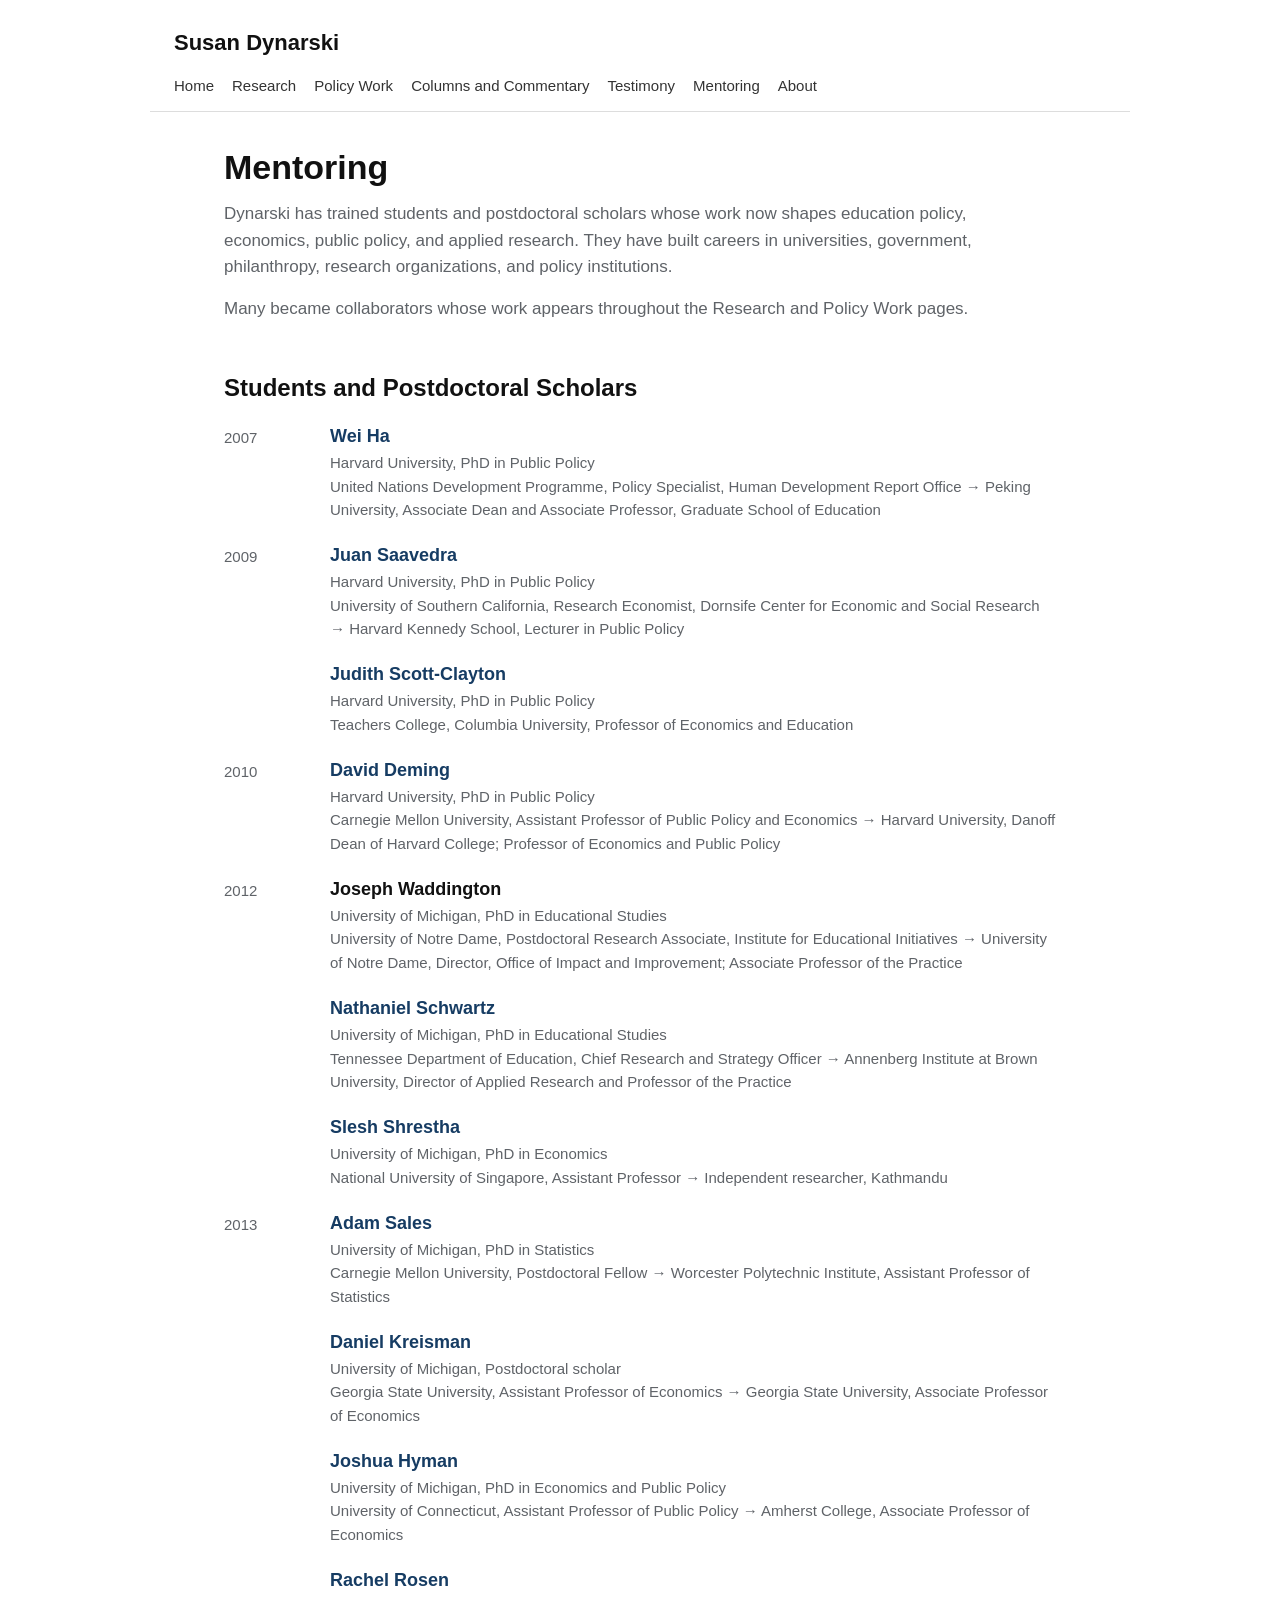
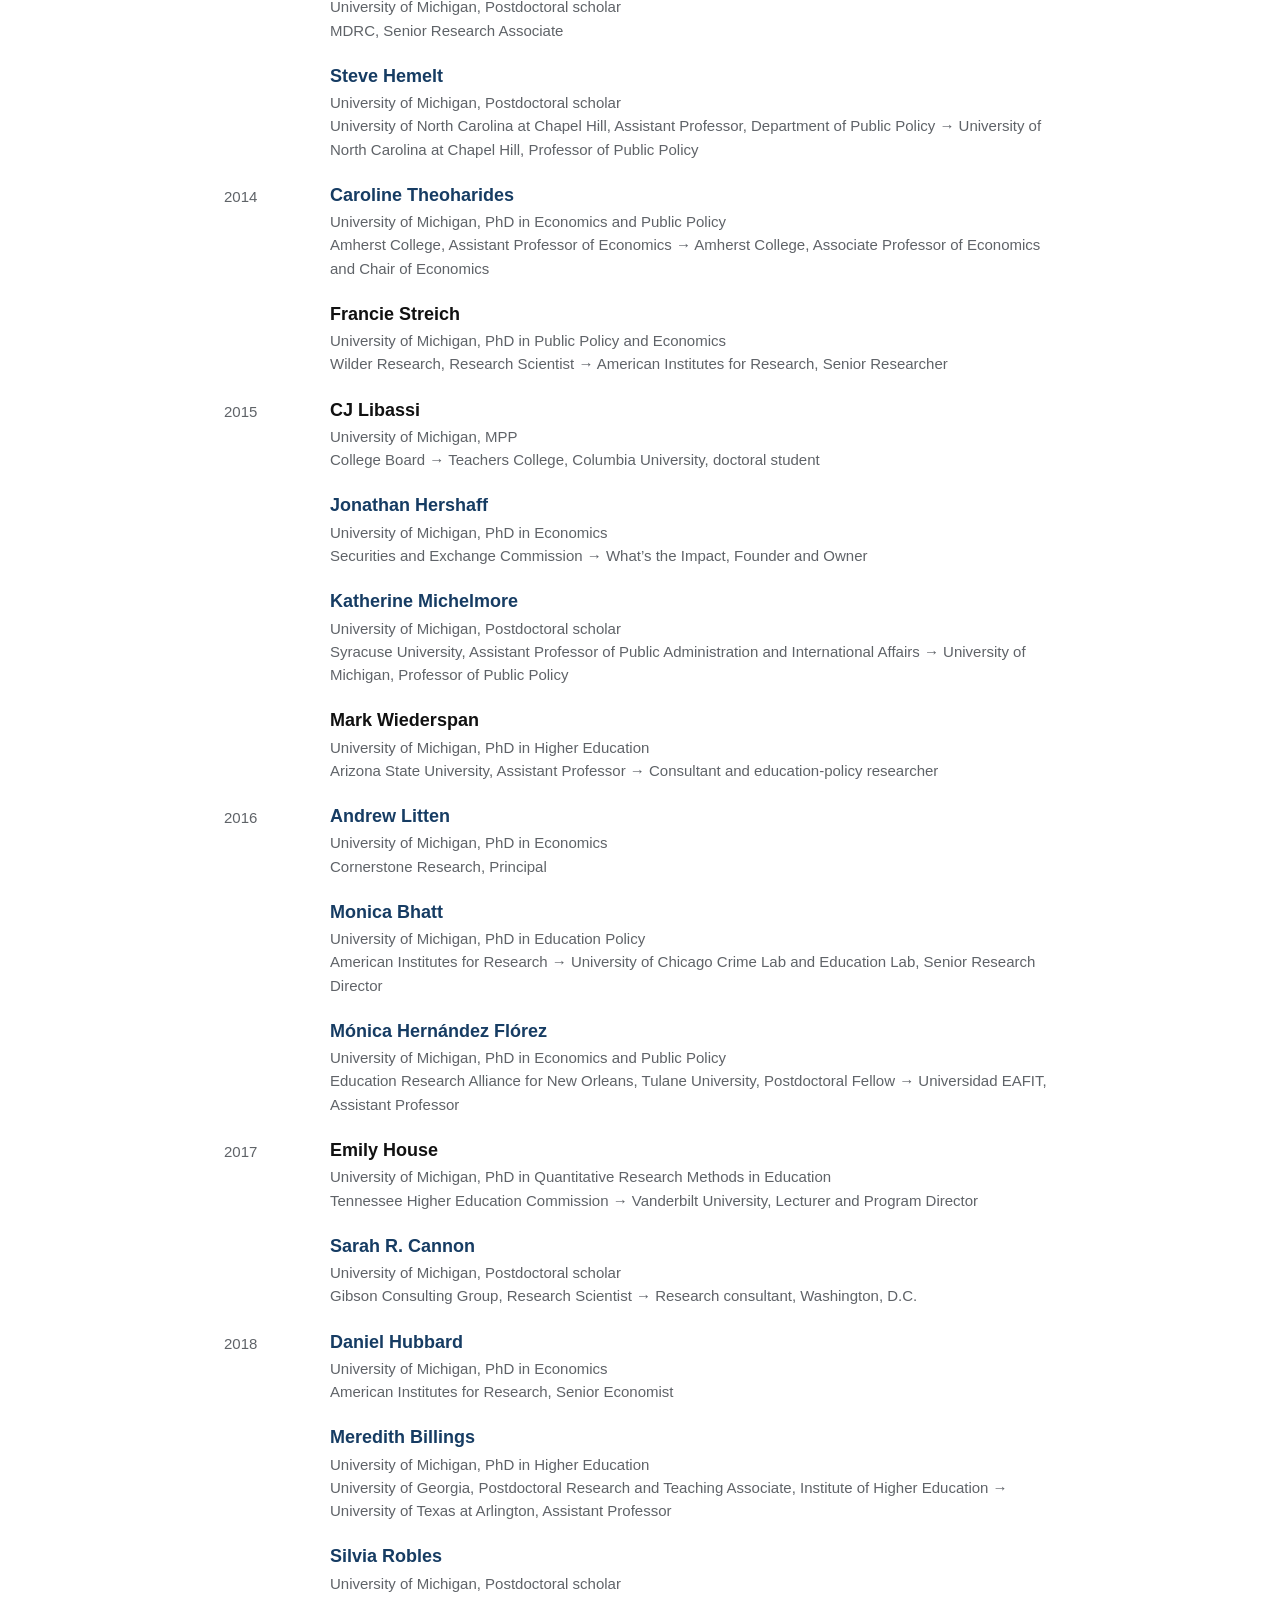
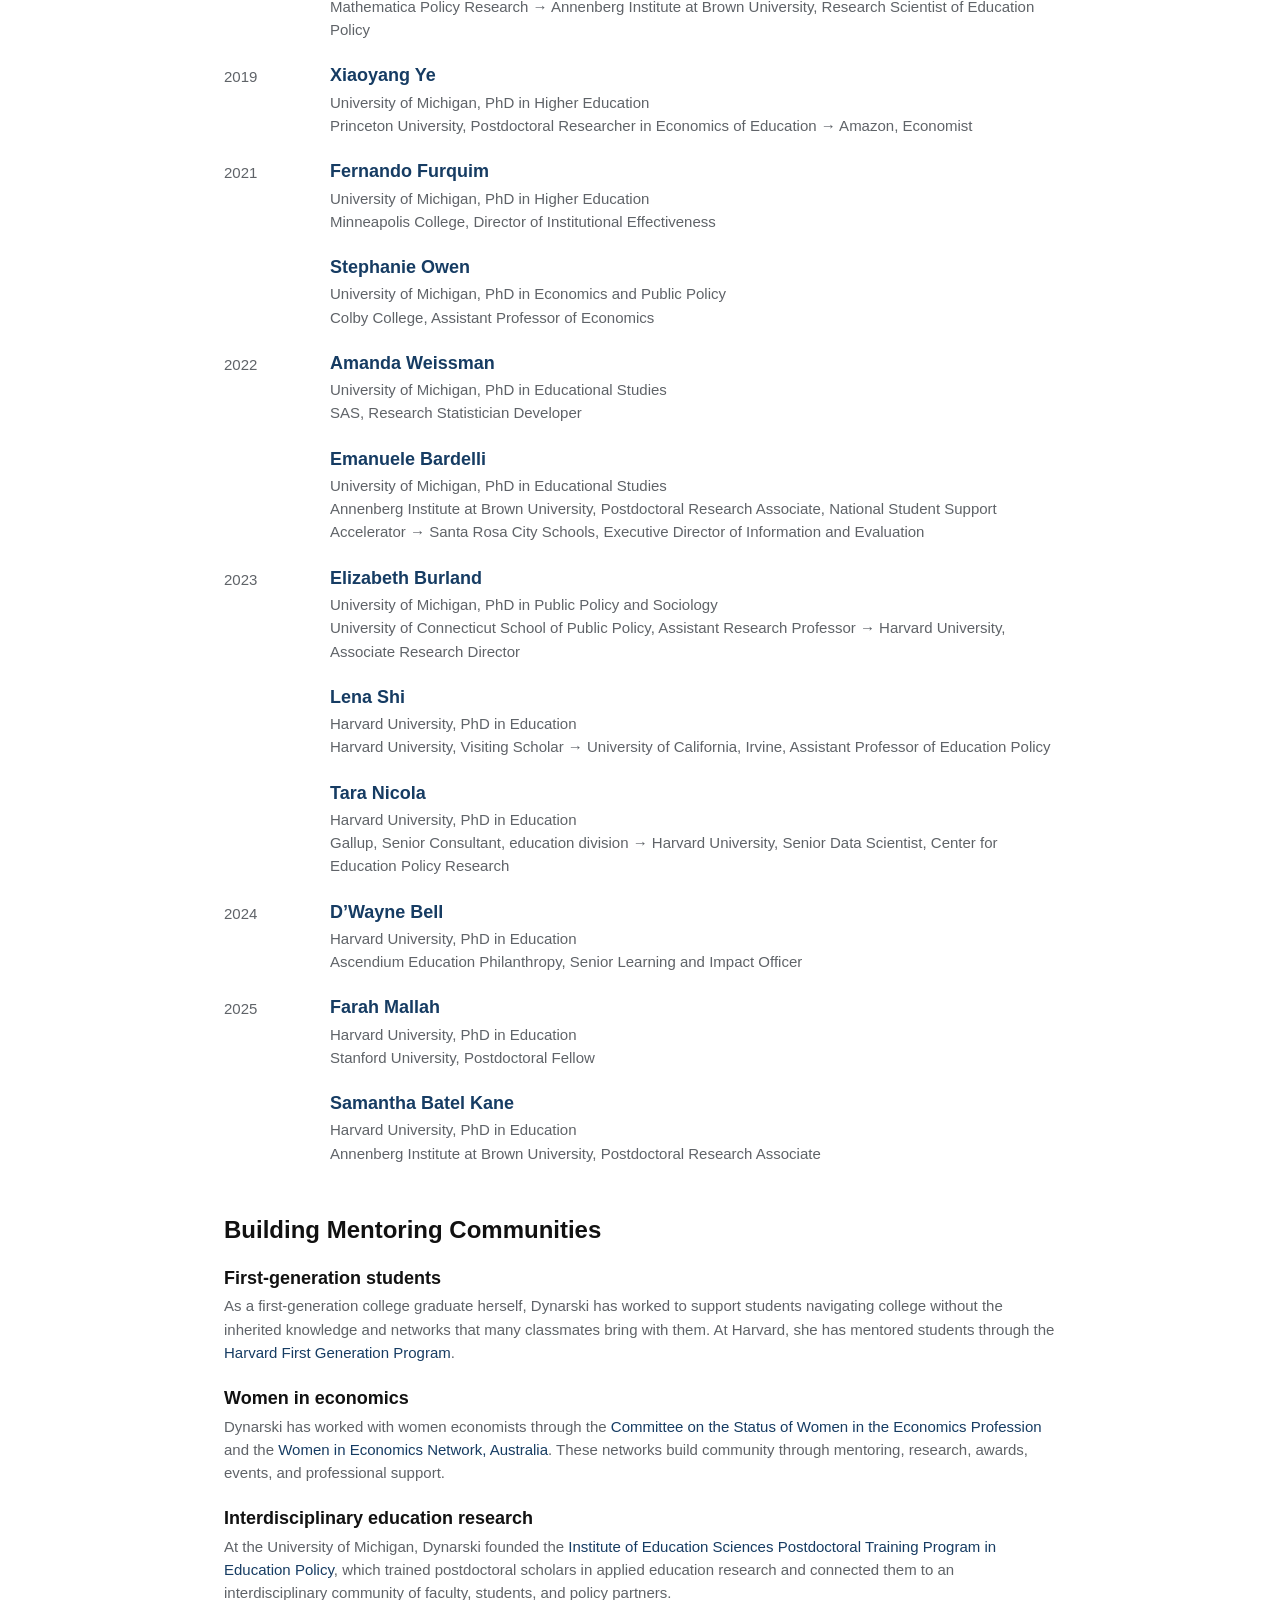
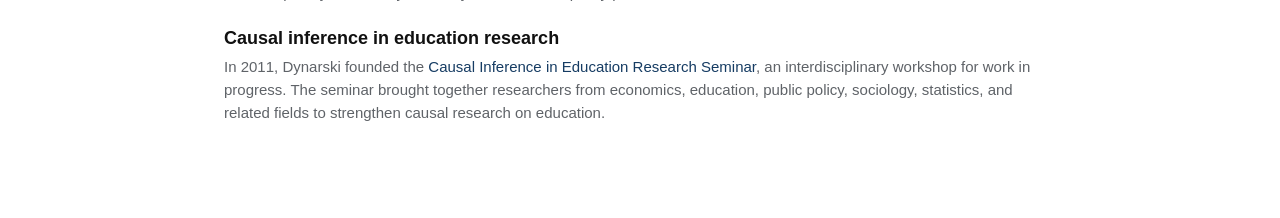
<file: mentoring.html>
<!DOCTYPE html>

<html lang="en">
<head>
<meta charset="utf-8"/>
<meta name="description" content="Students and postdoctoral scholars trained by Susan Dynarski, now working across universities, government, research organizations, and policy institutions."/>
<meta content="width=device-width, initial-scale=1" name="viewport"/>
<title>Mentoring | Susan Dynarski</title>
<link href="assets/css/styles.css" rel="stylesheet"/>
</head>
<body>
<header class="site-header">
<div class="site-title"><a href="index.html">Susan Dynarski</a></div>
<nav aria-label="Main navigation" class="site-nav"><a href="index.html">Home</a>
<a href="research.html">Research</a>
<a href="policy-work.html">Policy Work</a>
<a href="columns-commentary.html">Columns and Commentary</a>
<a href="testimony.html">Testimony</a>
<a href="mentoring.html">Mentoring</a>
<a href="about.html">About</a></nav>
</header>
<main class="page-content">
<header class="page-header">
<h1>Mentoring</h1>
<p class="intro">Dynarski has trained students and postdoctoral scholars whose work now shapes education policy, economics, public policy, and applied research. They have built careers in universities, government, philanthropy, research organizations, and policy institutions.</p>
<p class="intro">Many became collaborators whose work appears throughout the Research and Policy Work pages.</p>
</header>
<section id="students-postdocs">
<h2>Students and Postdoctoral Scholars</h2>
<div class="dated-list">
<article class="dated-entry">
<div class="dated-year">2007</div>
<div class="dated-body">
<h3><a href="https://english.gse.pku.edu.cn/faculty/administrationpolicy/1062jyxyyw44463.htm" target="_blank" rel="noopener">Wei Ha</a></h3>
<div class="meta">Harvard University, PhD in Public Policy</div>
<div class="meta">United Nations Development Programme, Policy Specialist, Human Development Report Office → Peking University, Associate Dean and Associate Professor, Graduate School of Education</div>
</div>
</article>
<article class="dated-entry">
<div class="dated-year">2009</div>
<div class="dated-body">
<h3><a href="https://www.hks.harvard.edu/faculty/juan-saavedra" target="_blank" rel="noopener">Juan Saavedra</a></h3>
<div class="meta">Harvard University, PhD in Public Policy</div>
<div class="meta">University of Southern California, Research Economist, Dornsife Center for Economic and Social Research → Harvard Kennedy School, Lecturer in Public Policy</div>
</div>
</article>
<article class="dated-entry">
<div class="dated-year"></div>
<div class="dated-body">
<h3><a href="https://sites.google.com/tc.columbia.edu/jscottclayton/home" target="_blank" rel="noopener">Judith Scott-Clayton</a></h3>
<div class="meta">Harvard University, PhD in Public Policy</div>
<div class="meta">Teachers College, Columbia University, Professor of Economics and Education</div>
</div>
</article>
<article class="dated-entry">
<div class="dated-year">2010</div>
<div class="dated-body">
<h3><a href="https://www.daviddeming.com/" target="_blank" rel="noopener">David Deming</a></h3>
<div class="meta">Harvard University, PhD in Public Policy</div>
<div class="meta">Carnegie Mellon University, Assistant Professor of Public Policy and Economics → Harvard University, Danoff Dean of Harvard College; Professor of Economics and Public Policy</div>
</div>
</article>
<article class="dated-entry">
<div class="dated-year">2012</div>
<div class="dated-body">
<h3>Joseph Waddington</h3>
<div class="meta">University of Michigan, PhD in Educational Studies</div>
<div class="meta">University of Notre Dame, Postdoctoral Research Associate, Institute for Educational Initiatives → University of Notre Dame, Director, Office of Impact and Improvement; Associate Professor of the Practice</div>
</div>
</article>
<article class="dated-entry">
<div class="dated-year"></div>
<div class="dated-body">
<h3><a href="https://annenberg.brown.edu/people/nathaniel-schwartz" target="_blank" rel="noopener">Nathaniel Schwartz</a></h3>
<div class="meta">University of Michigan, PhD in Educational Studies</div>
<div class="meta">Tennessee Department of Education, Chief Research and Strategy Officer → Annenberg Institute at Brown University, Director of Applied Research and Professor of the Practice</div>
</div>
</article>
<article class="dated-entry">
<div class="dated-year"></div>
<div class="dated-body">
<h3><a href="https://sites.google.com/view/sleshshrestha/home" target="_blank" rel="noopener">Slesh Shrestha</a></h3>
<div class="meta">University of Michigan, PhD in Economics</div>
<div class="meta">National University of Singapore, Assistant Professor → Independent researcher, Kathmandu</div>
</div>
</article>
<article class="dated-entry">
<div class="dated-year">2013</div>
<div class="dated-body">
<h3><a href="https://www.wpi.edu/people/faculty/asales" target="_blank" rel="noopener">Adam Sales</a></h3>
<div class="meta">University of Michigan, PhD in Statistics</div>
<div class="meta">Carnegie Mellon University, Postdoctoral Fellow → Worcester Polytechnic Institute, Assistant Professor of Statistics</div>
</div>
</article>
<article class="dated-entry">
<div class="dated-year"></div>
<div class="dated-body">
<h3><a href="https://www.dkreisman.com/" target="_blank" rel="noopener">Daniel Kreisman</a></h3>
<div class="meta">University of Michigan, Postdoctoral scholar</div>
<div class="meta">Georgia State University, Assistant Professor of Economics → Georgia State University, Associate Professor of Economics</div>
</div>
</article>
<article class="dated-entry">
<div class="dated-year"></div>
<div class="dated-body">
<h3><a href="https://www.amherst.edu/people/facstaff/jhyman" target="_blank" rel="noopener">Joshua Hyman</a></h3>
<div class="meta">University of Michigan, PhD in Economics and Public Policy</div>
<div class="meta">University of Connecticut, Assistant Professor of Public Policy → Amherst College, Associate Professor of Economics</div>
</div>
</article>
<article class="dated-entry">
<div class="dated-year"></div>
<div class="dated-body">
<h3><a href="https://www.mdrc.org/about/people/rachel-rosen" target="_blank" rel="noopener">Rachel Rosen</a></h3>
<div class="meta">University of Michigan, Postdoctoral scholar</div>
<div class="meta">MDRC, Senior Research Associate</div>
</div>
</article>
<article class="dated-entry">
<div class="dated-year"></div>
<div class="dated-body">
<h3><a href="https://publicpolicy.unc.edu/person/hemelt-steven-w/" target="_blank" rel="noopener">Steve Hemelt</a></h3>
<div class="meta">University of Michigan, Postdoctoral scholar</div>
<div class="meta">University of North Carolina at Chapel Hill, Assistant Professor, Department of Public Policy → University of North Carolina at Chapel Hill, Professor of Public Policy</div>
</div>
</article>
<article class="dated-entry">
<div class="dated-year">2014</div>
<div class="dated-body">
<h3><a href="https://www.amherst.edu/people/facstaff/ctheoharides" target="_blank" rel="noopener">Caroline Theoharides</a></h3>
<div class="meta">University of Michigan, PhD in Economics and Public Policy</div>
<div class="meta">Amherst College, Assistant Professor of Economics → Amherst College, Associate Professor of Economics and Chair of Economics</div>
</div>
</article>
<article class="dated-entry">
<div class="dated-year"></div>
<div class="dated-body">
<h3>Francie Streich</h3>
<div class="meta">University of Michigan, PhD in Public Policy and Economics</div>
<div class="meta">Wilder Research, Research Scientist → American Institutes for Research, Senior Researcher</div>
</div>
</article>
<article class="dated-entry">
<div class="dated-year">2015</div>
<div class="dated-body">
<h3>CJ Libassi</h3>
<div class="meta">University of Michigan, MPP</div>
<div class="meta">College Board → Teachers College, Columbia University, doctoral student</div>
</div>
</article>
<article class="dated-entry">
<div class="dated-year"></div>
<div class="dated-body">
<h3><a href="https://www.whatstheimpact.com/" target="_blank" rel="noopener">Jonathan Hershaff</a></h3>
<div class="meta">University of Michigan, PhD in Economics</div>
<div class="meta">Securities and Exchange Commission → What’s the Impact, Founder and Owner</div>
</div>
</article>
<article class="dated-entry">
<div class="dated-year"></div>
<div class="dated-body">
<h3><a href="https://www.katherinemichelmore.com/" target="_blank" rel="noopener">Katherine Michelmore</a></h3>
<div class="meta">University of Michigan, Postdoctoral scholar</div>
<div class="meta">Syracuse University, Assistant Professor of Public Administration and International Affairs → University of Michigan, Professor of Public Policy</div>
</div>
</article>
<article class="dated-entry">
<div class="dated-year"></div>
<div class="dated-body">
<h3>Mark Wiederspan</h3>
<div class="meta">University of Michigan, PhD in Higher Education</div>
<div class="meta">Arizona State University, Assistant Professor → Consultant and education-policy researcher</div>
</div>
</article>
<article class="dated-entry">
<div class="dated-year">2016</div>
<div class="dated-body">
<h3><a href="https://www.cornerstone.com/professionals/andrew-litten/" target="_blank" rel="noopener">Andrew Litten</a></h3>
<div class="meta">University of Michigan, PhD in Economics</div>
<div class="meta">Cornerstone Research, Principal</div>
</div>
</article>
<article class="dated-entry">
<div class="dated-year"></div>
<div class="dated-body">
<h3><a href="https://educationlab.uchicago.edu/staff/monica-bhatt/" target="_blank" rel="noopener">Monica Bhatt</a></h3>
<div class="meta">University of Michigan, PhD in Education Policy</div>
<div class="meta">American Institutes for Research → University of Chicago Crime Lab and Education Lab, Senior Research Director</div>
</div>
</article>
<article class="dated-entry">
<div class="dated-year"></div>
<div class="dated-body">
<h3><a href="https://sites.google.com/view/monicahernandezf/" target="_blank" rel="noopener">Mónica Hernández Flórez</a></h3>
<div class="meta">University of Michigan, PhD in Economics and Public Policy</div>
<div class="meta">Education Research Alliance for New Orleans, Tulane University, Postdoctoral Fellow → Universidad EAFIT, Assistant Professor</div>
</div>
</article>
<article class="dated-entry">
<div class="dated-year">2017</div>
<div class="dated-body">
<h3>Emily House</h3>
<div class="meta">University of Michigan, PhD in Quantitative Research Methods in Education</div>
<div class="meta">Tennessee Higher Education Commission → Vanderbilt University, Lecturer and Program Director</div>
</div>
</article>
<article class="dated-entry">
<div class="dated-year"></div>
<div class="dated-body">
<h3><a href="https://edpolicy.umich.edu/current-past-postdoctoral-fellows" target="_blank" rel="noopener">Sarah R. Cannon</a></h3>
<div class="meta">University of Michigan, Postdoctoral scholar</div>
<div class="meta">Gibson Consulting Group, Research Scientist → Research consultant, Washington, D.C.</div>
</div>
</article>
<article class="dated-entry">
<div class="dated-year">2018</div>
<div class="dated-body">
<h3><a href="https://danieldhubbard.com/" target="_blank" rel="noopener">Daniel Hubbard</a></h3>
<div class="meta">University of Michigan, PhD in Economics</div>
<div class="meta">American Institutes for Research, Senior Economist</div>
</div>
</article>
<article class="dated-entry">
<div class="dated-year"></div>
<div class="dated-body">
<h3><a href="https://edpolicy.umich.edu/alumni/meredith-billings" target="_blank" rel="noopener">Meredith Billings</a></h3>
<div class="meta">University of Michigan, PhD in Higher Education</div>
<div class="meta">University of Georgia, Postdoctoral Research and Teaching Associate, Institute of Higher Education → University of Texas at Arlington, Assistant Professor</div>
</div>
</article>
<article class="dated-entry">
<div class="dated-year"></div>
<div class="dated-body">
<h3><a href="https://annenberg.brown.edu/people/silvia-robles" target="_blank" rel="noopener">Silvia Robles</a></h3>
<div class="meta">University of Michigan, Postdoctoral scholar</div>
<div class="meta">Mathematica Policy Research → Annenberg Institute at Brown University, Research Scientist of Education Policy</div>
</div>
</article>
<article class="dated-entry">
<div class="dated-year">2019</div>
<div class="dated-body">
<h3><a href="https://xiaoyangye.github.io/" target="_blank" rel="noopener">Xiaoyang Ye</a></h3>
<div class="meta">University of Michigan, PhD in Higher Education</div>
<div class="meta">Princeton University, Postdoctoral Researcher in Economics of Education → Amazon, Economist</div>
</div>
</article>
<article class="dated-entry">
<div class="dated-year">2021</div>
<div class="dated-body">
<h3><a href="https://edpolicy.umich.edu/alumni/fernando-furquim" target="_blank" rel="noopener">Fernando Furquim</a></h3>
<div class="meta">University of Michigan, PhD in Higher Education</div>
<div class="meta">Minneapolis College, Director of Institutional Effectiveness</div>
</div>
</article>
<article class="dated-entry">
<div class="dated-year"></div>
<div class="dated-body">
<h3><a href="https://sites.google.com/view/stephanieowen" target="_blank" rel="noopener">Stephanie Owen</a></h3>
<div class="meta">University of Michigan, PhD in Economics and Public Policy</div>
<div class="meta">Colby College, Assistant Professor of Economics</div>
</div>
</article>
<article class="dated-entry">
<div class="dated-year">2022</div>
<div class="dated-body">
<h3><a href="https://edpolicy.umich.edu/alumni/amanda-ketner-weissman" target="_blank" rel="noopener">Amanda Weissman</a></h3>
<div class="meta">University of Michigan, PhD in Educational Studies</div>
<div class="meta">SAS, Research Statistician Developer</div>
</div>
</article>
<article class="dated-entry">
<div class="dated-year"></div>
<div class="dated-body">
<h3><a href="https://ebardelli.com/" target="_blank" rel="noopener">Emanuele Bardelli</a></h3>
<div class="meta">University of Michigan, PhD in Educational Studies</div>
<div class="meta">Annenberg Institute at Brown University, Postdoctoral Research Associate, National Student Support Accelerator → Santa Rosa City Schools, Executive Director of Information and Evaluation</div>
</div>
</article>
<article class="dated-entry">
<div class="dated-year">2023</div>
<div class="dated-body">
<h3><a href="https://www.elizabethburland.com/" target="_blank" rel="noopener">Elizabeth Burland</a></h3>
<div class="meta">University of Michigan, PhD in Public Policy and Sociology</div>
<div class="meta">University of Connecticut School of Public Policy, Assistant Research Professor → Harvard University, Associate Research Director</div>
</div>
</article>
<article class="dated-entry">
<div class="dated-year"></div>
<div class="dated-body">
<h3><a href="https://faculty.sites.uci.edu/lenashi/" target="_blank" rel="noopener">Lena Shi</a></h3>
<div class="meta">Harvard University, PhD in Education</div>
<div class="meta">Harvard University, Visiting Scholar → University of California, Irvine, Assistant Professor of Education Policy</div>
</div>
</article>
<article class="dated-entry">
<div class="dated-year"></div>
<div class="dated-body">
<h3><a href="https://cepr.harvard.edu/people/tara-nicola" target="_blank" rel="noopener">Tara Nicola</a></h3>
<div class="meta">Harvard University, PhD in Education</div>
<div class="meta">Gallup, Senior Consultant, education division → Harvard University, Senior Data Scientist, Center for Education Policy Research</div>
</div>
</article>
<article class="dated-entry">
<div class="dated-year">2024</div>
<div class="dated-body">
<h3><a href="https://www.ascendiumphilanthropy.org/about-us/our-team/dwayne-bell" target="_blank" rel="noopener">D’Wayne Bell</a></h3>
<div class="meta">Harvard University, PhD in Education</div>
<div class="meta">Ascendium Education Philanthropy, Senior Learning and Impact Officer</div>
</div>
</article>
<article class="dated-entry">
<div class="dated-year">2025</div>
<div class="dated-body">
<h3><a href="https://farahmallah.com/" target="_blank" rel="noopener">Farah Mallah</a></h3>
<div class="meta">Harvard University, PhD in Education</div>
<div class="meta">Stanford University, Postdoctoral Fellow</div>
</div>
</article>
<article class="dated-entry">
<div class="dated-year"></div>
<div class="dated-body">
<h3><a href="https://annenberg.brown.edu/people/samantha-kane" target="_blank" rel="noopener">Samantha Batel Kane</a></h3>
<div class="meta">Harvard University, PhD in Education</div>
<div class="meta">Annenberg Institute at Brown University, Postdoctoral Research Associate</div>
</div>
</article>
</div>
</section>
<section id="mentoring-communities">
<h2>Building Mentoring Communities</h2>
<article class="item">
<h3>First-generation students</h3>
<div class="meta">As a first-generation college graduate herself, Dynarski has worked to support students navigating college without the inherited knowledge and networks that many classmates bring with them. At Harvard, she has mentored students through the <a href="https://firstgen.harvard.edu/" target="_blank" rel="noopener">Harvard First Generation Program</a>.</div>
</article>
<article class="item">
<h3>Women in economics</h3>
<div class="meta">Dynarski has worked with women economists through the <a href="https://www.aeaweb.org/about-aea/committees/cswep" target="_blank" rel="noopener">Committee on the Status of Women in the Economics Profession</a> and the <a href="https://esawen.org.au/" target="_blank" rel="noopener">Women in Economics Network, Australia</a>. These networks build community through mentoring, research, awards, events, and professional support.</div>
</article>
<article class="item">
<h3>Interdisciplinary education research</h3>
<div class="meta">At the University of Michigan, Dynarski founded the <a href="https://edpolicy.umich.edu/training/postdoctoral-fellowship" target="_blank" rel="noopener">Institute of Education Sciences Postdoctoral Training Program in Education Policy</a>, which trained postdoctoral scholars in applied education research and connected them to an interdisciplinary community of faculty, students, and policy partners.</div>
</article>
<article class="item">
<h3>Causal inference in education research</h3>
<div class="meta">In 2011, Dynarski founded the <a href="https://edpolicy.umich.edu/ciers" target="_blank" rel="noopener">Causal Inference in Education Research Seminar</a>, an interdisciplinary workshop for work in progress. The seminar brought together researchers from economics, education, public policy, sociology, statistics, and related fields to strengthen causal research on education.</div>
</article>
</section>
</main>
</body>
</html>
</file>
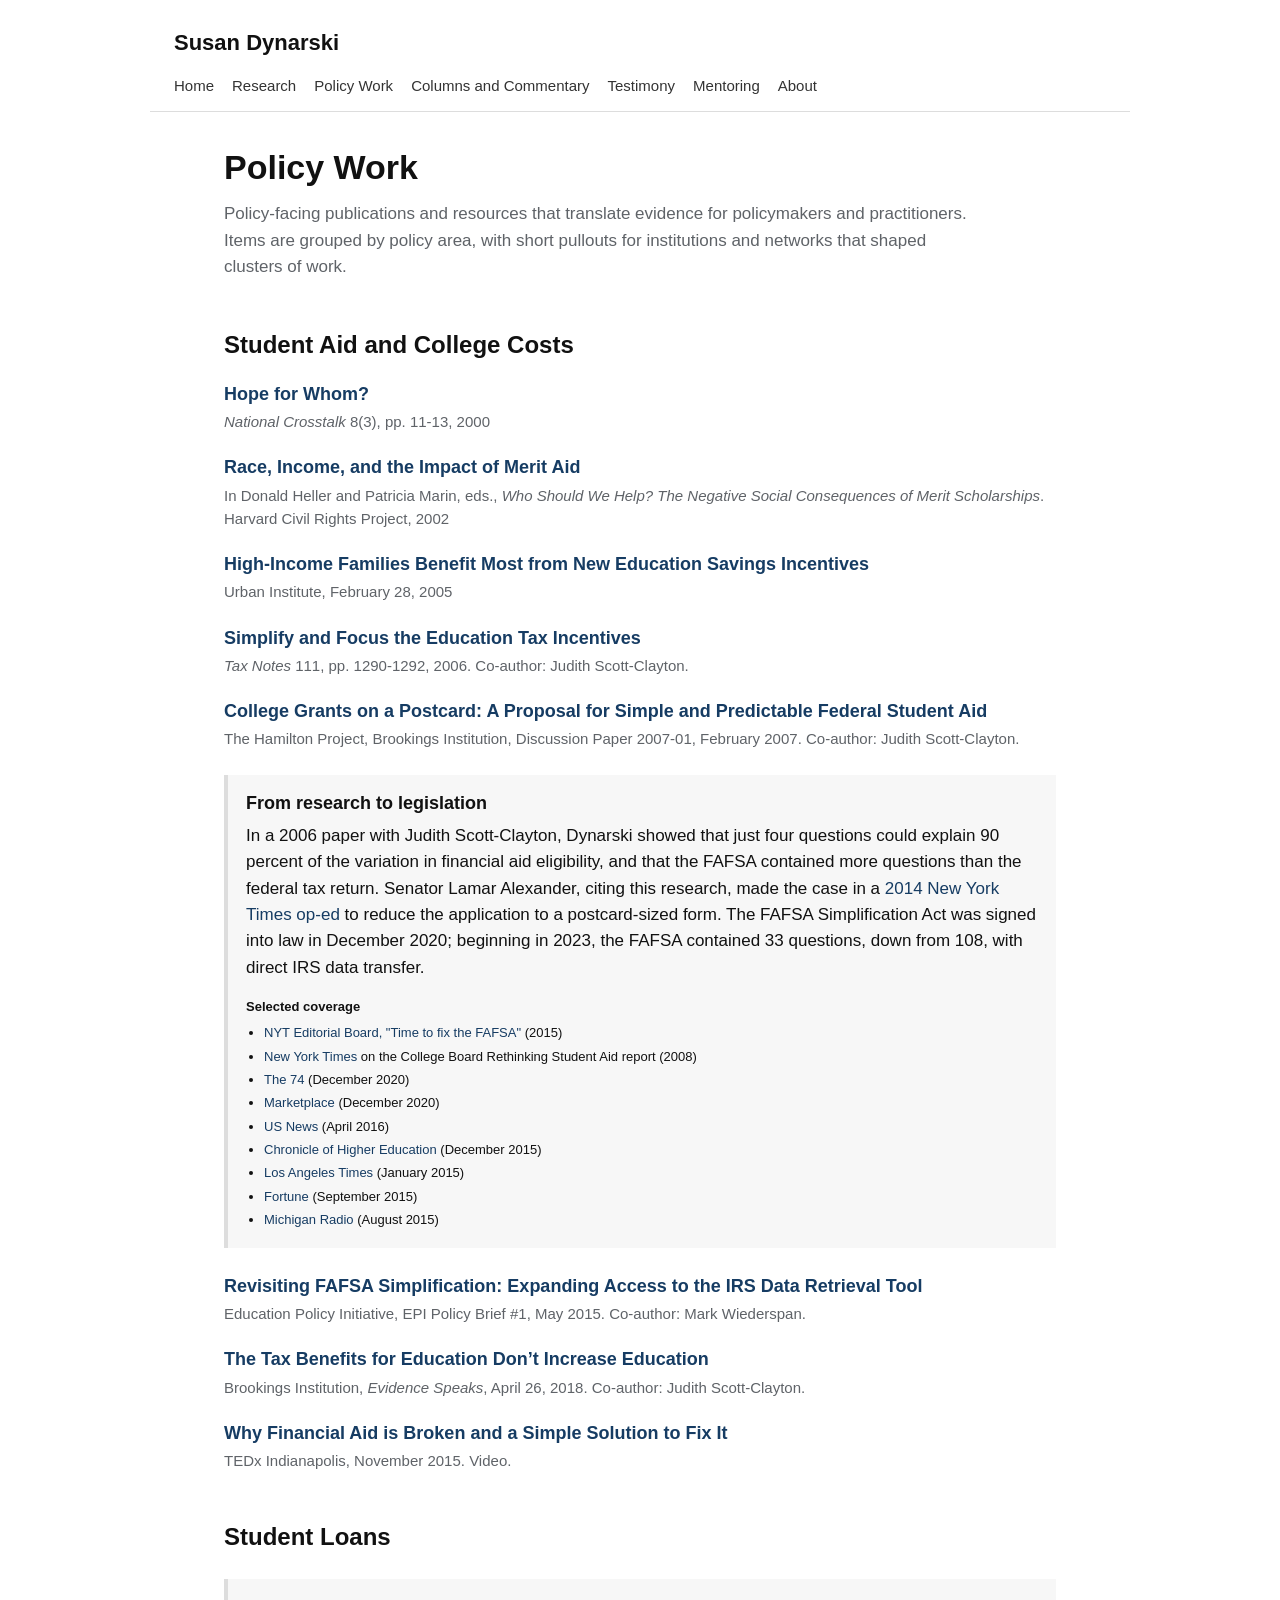
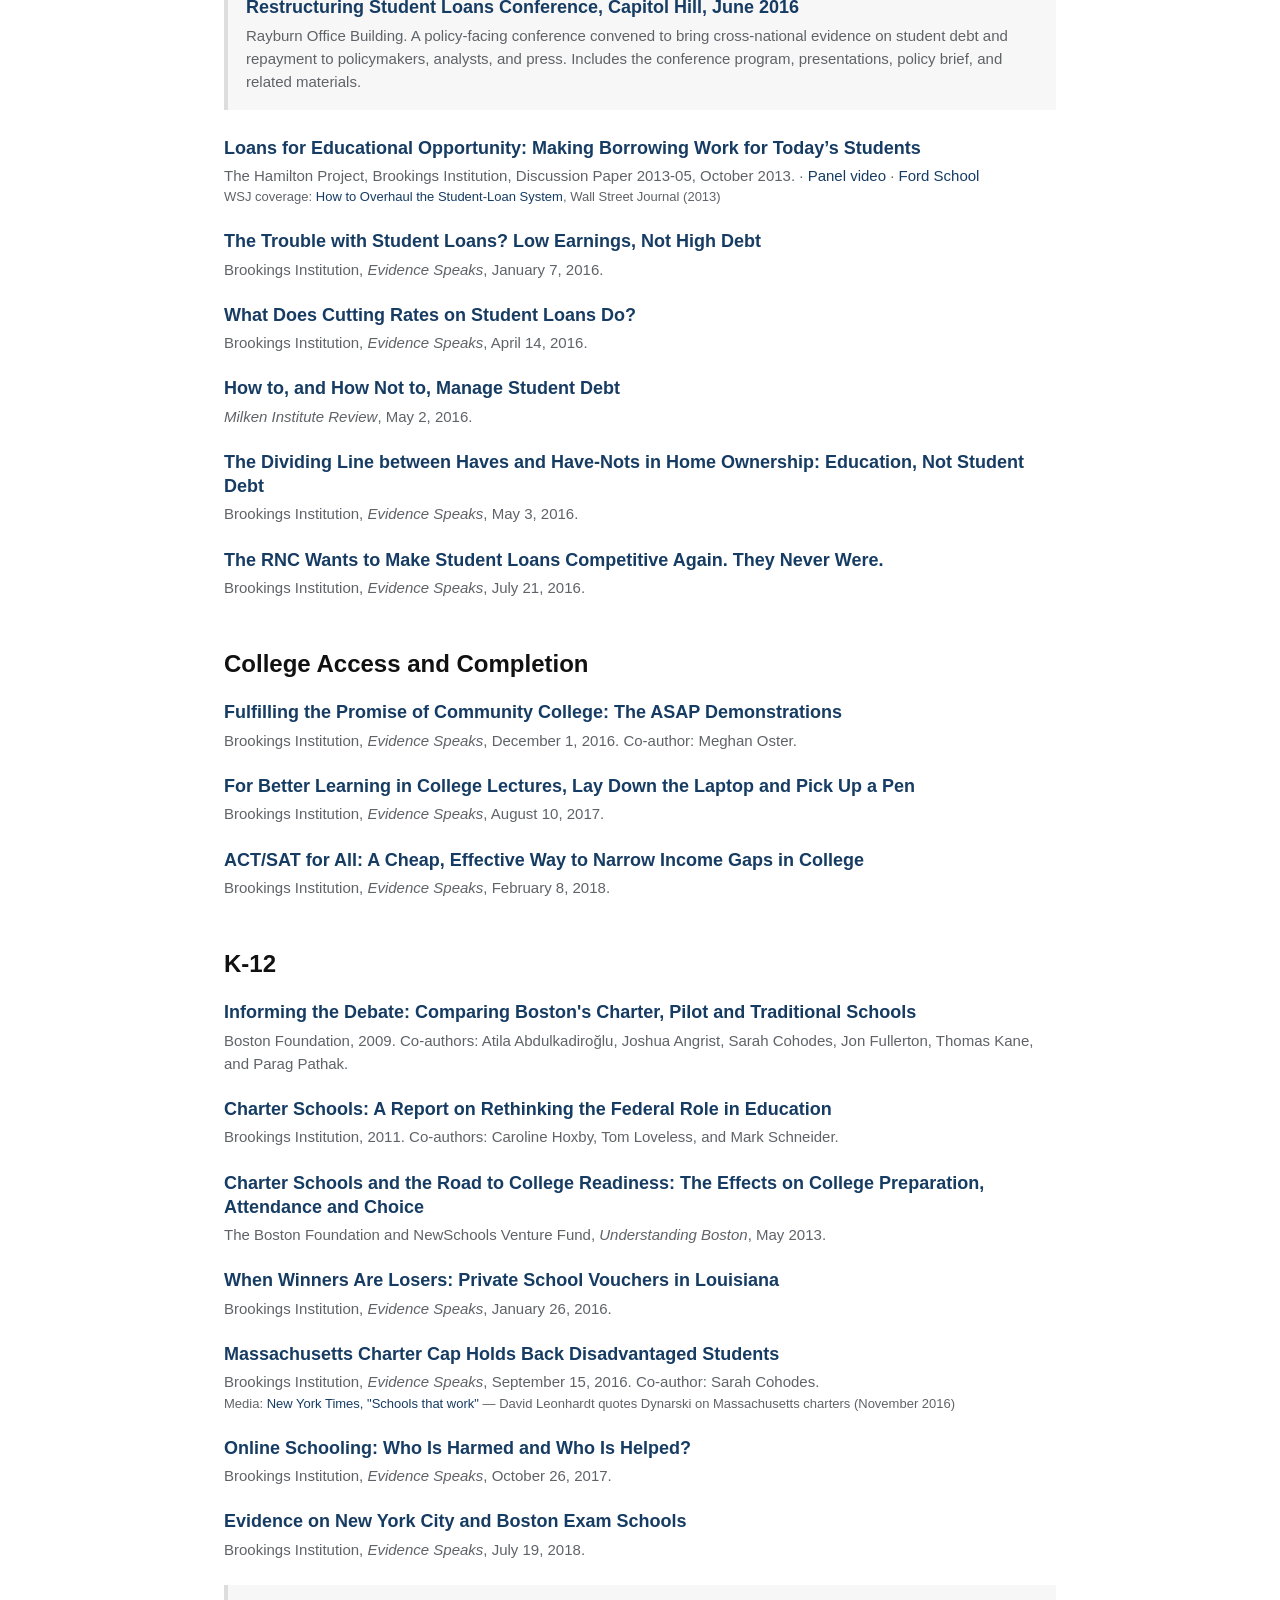
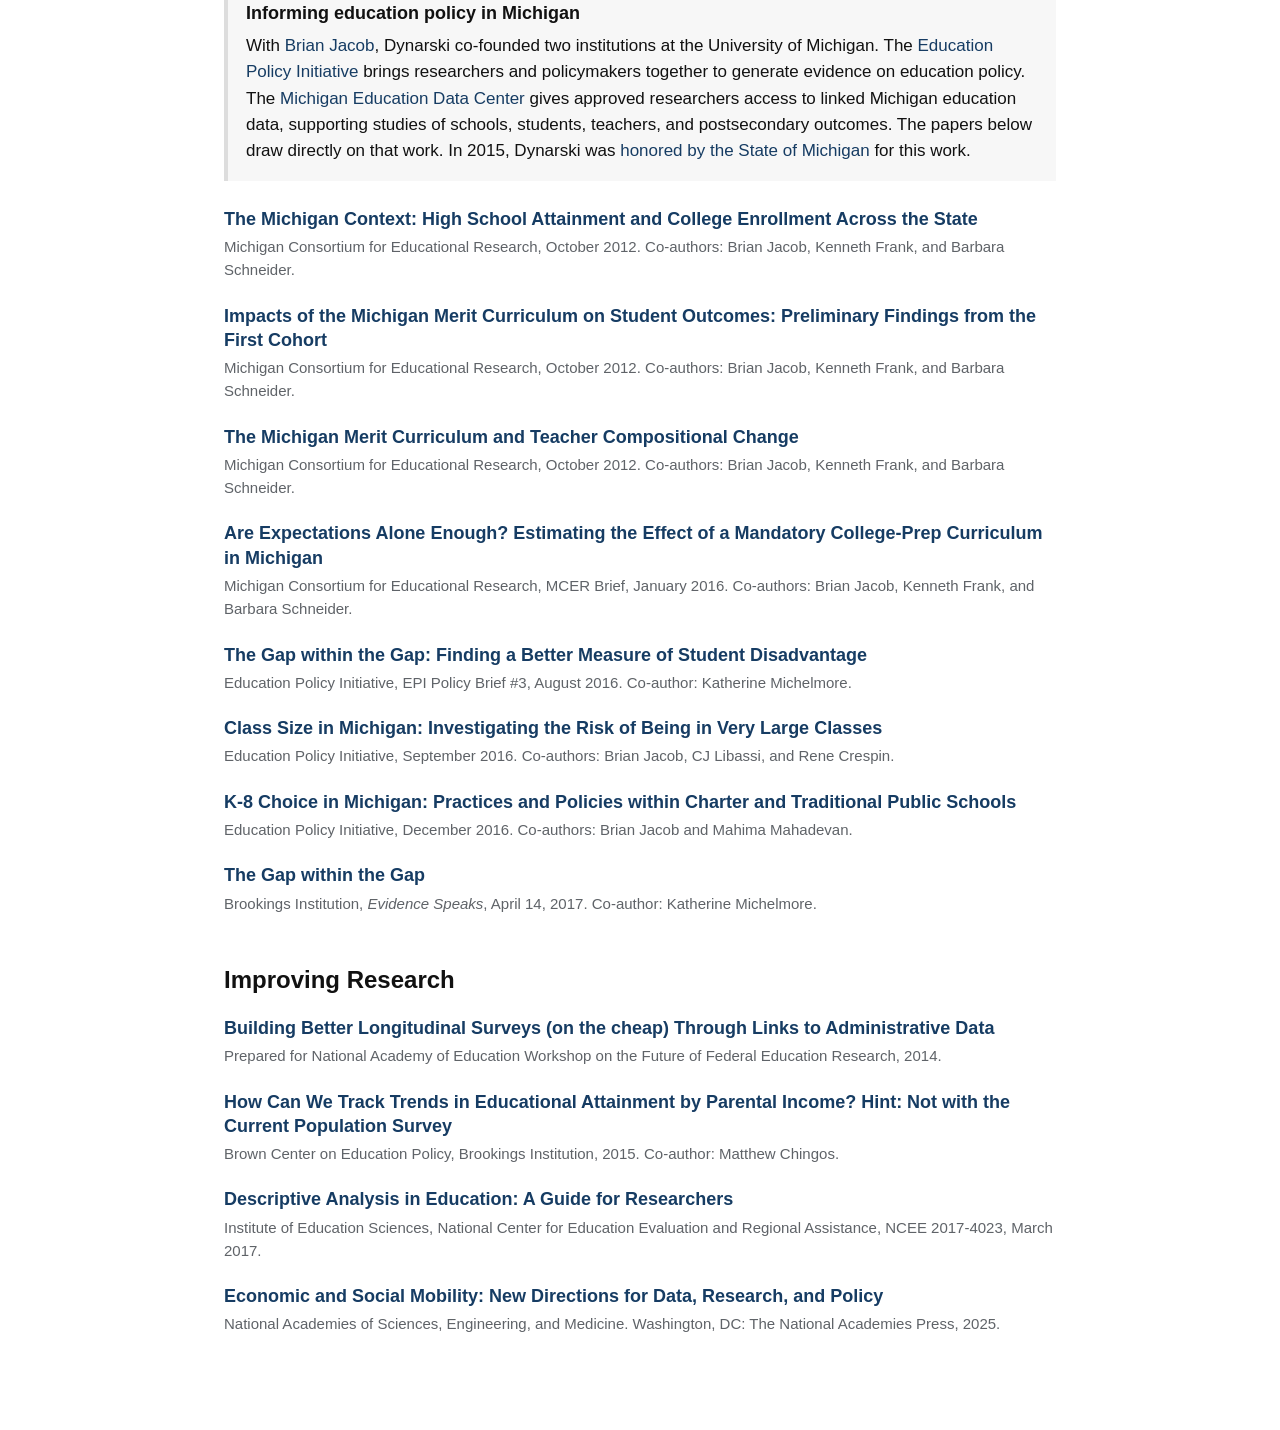
<file: policy-work.html>
<!DOCTYPE html>

<html lang="en">
<head>
<meta charset="utf-8"/>
<meta name="description" content="Policy reports, research briefs, and resources by Susan Dynarski on student aid, student loans, college access, K-12 education, and global learning."/>
<meta content="width=device-width, initial-scale=1" name="viewport"/>
<title>Policy Work | Susan Dynarski</title>
<link href="assets/css/styles.css" rel="stylesheet"/>
</head>
<body>
<header class="site-header">
<div class="site-title"><a href="index.html">Susan Dynarski</a></div>
<nav aria-label="Main navigation" class="site-nav"><a href="index.html">Home</a>
<a href="research.html">Research</a>
<a href="policy-work.html">Policy Work</a>
<a href="columns-commentary.html">Columns and Commentary</a>
<a href="testimony.html">Testimony</a>
<a href="mentoring.html">Mentoring</a>
<a href="about.html">About</a></nav>
</header>
<main class="page-content">
<header class="page-header">
<h1>Policy Work</h1>
<p class="intro">Policy-facing publications and resources that translate evidence for policymakers and practitioners. Items are grouped by policy area, with short pullouts for institutions and networks that shaped clusters of work.</p>
</header>
<section id="student-aid-and-college-costs">
<h2>Student Aid and College Costs</h2><article class="item">
<h3><a href="https://drive.google.com/file/d/1IdFiJcalK6iAytZKOXilpD6A-T_E2prp/view?usp=drivesdk" target="_blank" rel="noopener">Hope for Whom?</a></h3>
<div class="meta"><em>National Crosstalk</em> 8(3), pp. 11-13, 2000</div>
</article><article class="item">
<h3><a href="https://drive.google.com/file/d/1doWBVMqyMMASANW0dvG-9JdkCjXmFTG7/view?usp=sharing" target="_blank" rel="noopener">Race, Income, and the Impact of Merit Aid</a></h3>
<div class="meta">In Donald Heller and Patricia Marin, eds., <em>Who Should We Help? The Negative Social Consequences of Merit Scholarships</em>. Harvard Civil Rights Project, 2002</div>
</article><article class="item">
<h3><a href="https://www.urban.org/research/publication/high-income-families-benefit-most-new-education-savings-incentives" target="_blank" rel="noopener">High-Income Families Benefit Most from New Education Savings Incentives</a></h3>
<div class="meta">Urban Institute, February 28, 2005</div>
</article><article class="item">
<h3><a href="https://drive.google.com/file/d/1ZHfGBev3OyT4LQiEfawZbnQpdKgWdakw/view?usp=sharing" target="_blank" rel="noopener">Simplify and Focus the Education Tax Incentives</a></h3>
<div class="meta"><em>Tax Notes</em> 111, pp. 1290-1292, 2006. Co-author: Judith Scott-Clayton.</div>
</article><article class="item">
<h3><a href="https://www.hamiltonproject.org/assets/legacy/files/downloads_and_links/College_Grants_on_a_Postcard_A_Proposal_for_Simple_and_Predictable_Federal_Student_Aid.pdf" target="_blank" rel="noopener">College Grants on a Postcard: A Proposal for Simple and Predictable Federal Student Aid</a></h3>
<div class="meta">The Hamilton Project, Brookings Institution, Discussion Paper 2007-01, February 2007. Co-author: Judith Scott-Clayton.</div>
</article><div class="pullout"><h3>From research to legislation</h3><p>In a 2006 paper with Judith Scott-Clayton, Dynarski showed that just four questions could explain 90 percent of the variation in financial aid eligibility, and that the FAFSA contained more questions than the federal tax return. Senator Lamar Alexander, citing this research, made the case in a <a href="https://www.nytimes.com/2014/06/19/opinion/simplifying-fafsa-will-get-more-kids-into-college.html" target="_blank" rel="noopener">2014 New York Times op-ed</a> to reduce the application to a postcard-sized form. The FAFSA Simplification Act was signed into law in December 2020; beginning in 2023, the FAFSA contained 33 questions, down from 108, with direct IRS data transfer.</p>
<p style="margin:10px 0 4px;font-size:13px;font-weight:600;">Selected coverage</p>
<ul style="margin:0;padding-left:18px;font-size:13px;line-height:1.8;">
<li><a href="https://www.nytimes.com/2015/08/27/opinion/time-to-fix-the-fafsa.html" target="_blank" rel="noopener">NYT Editorial Board, "Time to fix the FAFSA"</a> (2015)</li>
<li><a href="https://www.nytimes.com/2008/09/19/education/19college.html" target="_blank" rel="noopener">New York Times</a> on the College Board Rethinking Student Aid report (2008)</li>
<li><a href="https://www.the74million.org/article/74-interview-sen-lamar-alexander-on-finally-fixing-college-financial-aid-form-being-ready-to-advise-bidens-ed-secretary-pick-and-900b-relief-bill/" target="_blank" rel="noopener">The 74</a> (December 2020)</li>
<li><a href="https://www.marketplace.org/shows/make-me-smart-with-kai-and-molly/the-student-loan-system-has-layers-and-layers-of-disfunction/" target="_blank" rel="noopener">Marketplace</a> (December 2020)</li>
<li><a href="http://www.usnews.com/opinion/knowledge-bank/articles/2016-04-05/fix-student-aid-and-fafsa-to-help-more-students-make-better-college-choices" target="_blank" rel="noopener">US News</a> (April 2016)</li>
<li><a href="http://chronicle.com/article/Sensible-Explainer-Susan/234569" target="_blank" rel="noopener">Chronicle of Higher Education</a> (December 2015)</li>
<li><a href="http://www.latimes.com/local/california/la-me-0107-higher-learning-20150107-story.html" target="_blank" rel="noopener">Los Angeles Times</a> (January 2015)</li>
<li><a href="http://time.com/money/4033402/older-tax-information-fafsa-calendar/" target="_blank" rel="noopener">Fortune</a> (September 2015)</li>
<li><a href="http://stateofopportunity.michiganradio.org/post/u-m-prof-wants-get-rid-fafsa-form-entirely" target="_blank" rel="noopener">Michigan Radio</a> (August 2015)</li>
</ul></div><article class="item"><h3><a href="https://edpolicy.umich.edu/sites/epi/files/2021-07/brief-1-revisiting-fafsa.pdf" target="_blank" rel="noopener">Revisiting FAFSA Simplification: Expanding Access to the IRS Data Retrieval Tool</a></h3><div class="meta">Education Policy Initiative, EPI Policy Brief #1, May 2015. Co-author: Mark Wiederspan.</div></article><article class="item">
<h3><a href="https://www.brookings.edu/articles/the-tax-benefits-for-education-dont-increase-education/" target="_blank" rel="noopener">The Tax Benefits for Education Don’t Increase Education</a></h3>
<div class="meta">Brookings Institution, <em>Evidence Speaks</em>, April 26, 2018. Co-author: Judith Scott-Clayton.</div>
</article><article class="item">
<h3><a href="https://www.youtube.com/watch?v=UEvdL_FodYU" target="_blank" rel="noopener">Why Financial Aid is Broken and a Simple Solution to Fix It</a></h3>
<div class="meta">TEDx Indianapolis, November 2015. Video.</div>
</article></section><section id="student-loans">
<h2>Student Loans</h2><article class="item featured-resource">
<h3><a href="conference.html">Restructuring Student Loans Conference, Capitol Hill, June 2016</a></h3>
<div class="meta">Rayburn Office Building. A policy-facing conference convened to bring cross-national evidence on student debt and repayment to policymakers, analysts, and press. Includes the conference program, presentations, policy brief, and related materials.</div>
</article><article class="item">
<h3><a href="https://www.hamiltonproject.org/assets/legacy/files/downloads_and_links/THP_DynarskiDiscPaper_Final.pdf" target="_blank" rel="noopener">Loans for Educational Opportunity: Making Borrowing Work for Today’s Students</a></h3>
<div class="meta">The Hamilton Project, Brookings Institution, Discussion Paper 2013-05, October 2013. · <a href="https://www.youtube.com/watch?v=zUpxxzlhG4Q" target="_blank" rel="noopener">Panel video</a> · <a href="https://fordschool.umich.edu/news/2013/dynarski-presents-policy-proposal-making-borrowing-work-todays-students" target="_blank" rel="noopener">Ford School</a></div>
<div class="meta" style="font-size:13px;">WSJ coverage: <a href="https://www.wsj.com/articles/SB10001424052702304672404579181632945326834" target="_blank" rel="noopener">How to Overhaul the Student-Loan System</a>, Wall Street Journal (2013)</div>
</article><article class="item">
<h3><a href="https://www.brookings.edu/articles/the-trouble-with-student-loans-low-earnings-not-high-debt/" target="_blank" rel="noopener">The Trouble with Student Loans? Low Earnings, Not High Debt</a></h3>
<div class="meta">Brookings Institution, <em>Evidence Speaks</em>, January 7, 2016.</div>
</article><article class="item">
<h3><a href="https://www.brookings.edu/articles/what-does-cutting-rates-on-student-loans-do/" target="_blank" rel="noopener">What Does Cutting Rates on Student Loans Do?</a></h3>
<div class="meta">Brookings Institution, <em>Evidence Speaks</em>, April 14, 2016.</div>
</article><article class="item">
<h3><a href="https://www.milkenreview.org/articles/how-to-and-how-not-to-manage-student-debt" target="_blank" rel="noopener">How to, and How Not to, Manage Student Debt</a></h3>
<div class="meta"><em>Milken Institute Review</em>, May 2, 2016.</div>
</article><article class="item">
<h3><a href="https://www.brookings.edu/articles/the-dividing-line-between-haves-and-have-nots-in-home-ownership-education-not-student-debt/" target="_blank" rel="noopener">The Dividing Line between Haves and Have-Nots in Home Ownership: Education, Not Student Debt</a></h3>
<div class="meta">Brookings Institution, <em>Evidence Speaks</em>, May 3, 2016.</div>
</article><article class="item">
<h3><a href="https://www.brookings.edu/articles/the-rnc-wants-to-make-student-loans-competitive-again-they-never-were/" target="_blank" rel="noopener">The RNC Wants to Make Student Loans Competitive Again. They Never Were.</a></h3>
<div class="meta">Brookings Institution, <em>Evidence Speaks</em>, July 21, 2016.</div>
</article></section><section id="college-access-and-completion">
<h2>College Access and Completion</h2><article class="item">
<h3><a href="https://www.brookings.edu/articles/fulfilling-the-promise-of-community-college-the-asap-demonstrations/" target="_blank" rel="noopener">Fulfilling the Promise of Community College: The ASAP Demonstrations</a></h3>
<div class="meta">Brookings Institution, <em>Evidence Speaks</em>, December 1, 2016. Co-author: Meghan Oster.</div>
</article><article class="item">
<h3><a href="https://www.brookings.edu/articles/for-better-learning-in-college-lectures-lay-down-the-laptop-and-pick-up-a-pen/" target="_blank" rel="noopener">For Better Learning in College Lectures, Lay Down the Laptop and Pick Up a Pen</a></h3>
<div class="meta">Brookings Institution, <em>Evidence Speaks</em>, August 10, 2017.</div>
</article><article class="item">
<h3><a href="https://www.brookings.edu/articles/act-sat-for-all-a-cheap-effective-way-to-narrow-income-gaps-in-college/" target="_blank" rel="noopener">ACT/SAT for All: A Cheap, Effective Way to Narrow Income Gaps in College</a></h3>
<div class="meta">Brookings Institution, <em>Evidence Speaks</em>, February 8, 2018.</div>
</article></section><section id="k-12">
<h2>K-12</h2>

<article class="item"><h3><a href="https://drive.google.com/file/d/1A2imt1H1Dwje3VFApwIat4_w31rOzYXQ/view?usp=sharing" target="_blank" rel="noopener">Informing the Debate: Comparing Boston's Charter, Pilot and Traditional Schools</a></h3><div class="meta">Boston Foundation, 2009. Co-authors: Atila Abdulkadiroğlu, Joshua Angrist, Sarah Cohodes, Jon Fullerton, Thomas Kane, and Parag Pathak.</div></article>

<article class="item"><h3><a href="https://www.brookings.edu/articles/charter-schools-a-report-on-rethinking-the-federal-role-in-education/" target="_blank" rel="noopener">Charter Schools: A Report on Rethinking the Federal Role in Education</a></h3><div class="meta">Brookings Institution, 2011. Co-authors: Caroline Hoxby, Tom Loveless, and Mark Schneider.</div></article>

<article class="item"><h3><a href="https://files.eric.ed.gov/fulltext/ED581404.pdf" target="_blank" rel="noopener">Charter Schools and the Road to College Readiness: The Effects on College Preparation, Attendance and Choice</a></h3><div class="meta">The Boston Foundation and NewSchools Venture Fund, <em>Understanding Boston</em>, May 2013.</div></article>

<article class="item"><h3><a href="https://www.brookings.edu/articles/when-winners-are-losers-private-school-vouchers-in-louisiana/" target="_blank" rel="noopener">When Winners Are Losers: Private School Vouchers in Louisiana</a></h3><div class="meta">Brookings Institution, <em>Evidence Speaks</em>, January 26, 2016.</div></article>

<article class="item"><h3><a href="https://www.brookings.edu/articles/massachusetts-charter-cap-holds-back-disadvantaged-students/" target="_blank" rel="noopener">Massachusetts Charter Cap Holds Back Disadvantaged Students</a></h3><div class="meta">Brookings Institution, <em>Evidence Speaks</em>, September 15, 2016. Co-author: Sarah Cohodes.</div><div class="meta" style="font-size:13px;">Media: <a href="https://www.nytimes.com/2016/11/06/opinion/sunday/schools-that-work.html" target="_blank" rel="noopener">New York Times, "Schools that work"</a> — David Leonhardt quotes Dynarski on Massachusetts charters (November 2016)</div></article>

<article class="item"><h3><a href="https://www.brookings.edu/articles/who-should-take-online-courses/" target="_blank" rel="noopener">Online Schooling: Who Is Harmed and Who Is Helped?</a></h3><div class="meta">Brookings Institution, <em>Evidence Speaks</em>, October 26, 2017.</div></article>

<article class="item"><h3><a href="https://www.brookings.edu/articles/evidence-on-new-york-city-and-boston-exam-schools/" target="_blank" rel="noopener">Evidence on New York City and Boston Exam Schools</a></h3><div class="meta">Brookings Institution, <em>Evidence Speaks</em>, July 19, 2018.</div></article>

<div class="pullout"><h3>Informing education policy in Michigan</h3><p>With <a href="https://fordschool.umich.edu/faculty/brian-jacob" target="_blank" rel="noopener">Brian Jacob</a>, Dynarski co-founded two institutions at the University of Michigan. The <a href="https://edpolicy.umich.edu/" target="_blank" rel="noopener">Education Policy Initiative</a> brings researchers and policymakers together to generate evidence on education policy. The <a href="https://mcedata.umich.edu/" target="_blank" rel="noopener">Michigan Education Data Center</a> gives approved researchers access to linked Michigan education data, supporting studies of schools, students, teachers, and postsecondary outcomes. The papers below draw directly on that work. In 2015, Dynarski was <a href="https://fordschool.umich.edu/news/2015/susan-dynarski-honored-state-michigan-tackling-barriers-education-low-income-youth" target="_blank" rel="noopener">honored by the State of Michigan</a> for this work.</p></div>

<article class="item"><h3><a href="https://edpolicy.umich.edu/research/epi-policy-briefs/michigan-context-high-school-attainment-and-college-enrollment-across" target="_blank" rel="noopener">The Michigan Context: High School Attainment and College Enrollment Across the State</a></h3><div class="meta">Michigan Consortium for Educational Research, October 2012. Co-authors: Brian Jacob, Kenneth Frank, and Barbara Schneider.</div></article>

<article class="item"><h3><a href="https://edpolicy.umich.edu/research/epi-policy-briefs/impacts-michigan-merit-curriculum-student-outcomes-preliminary-findings" target="_blank" rel="noopener">Impacts of the Michigan Merit Curriculum on Student Outcomes: Preliminary Findings from the First Cohort</a></h3><div class="meta">Michigan Consortium for Educational Research, October 2012. Co-authors: Brian Jacob, Kenneth Frank, and Barbara Schneider.</div></article>

<article class="item"><h3><a href="https://edpolicy.umich.edu/research/epi-policy-briefs/michigan-merit-curriculum-and-teacher-compositional-change" target="_blank" rel="noopener">The Michigan Merit Curriculum and Teacher Compositional Change</a></h3><div class="meta">Michigan Consortium for Educational Research, October 2012. Co-authors: Brian Jacob, Kenneth Frank, and Barbara Schneider.</div></article>

<article class="item"><h3><a href="https://edpolicy.umich.edu/sites/epi/files/2021-07/mcer-brief-jacob-et-al-expectations-alone-2016.pdf" target="_blank" rel="noopener">Are Expectations Alone Enough? Estimating the Effect of a Mandatory College-Prep Curriculum in Michigan</a></h3><div class="meta">Michigan Consortium for Educational Research, MCER Brief, January 2016. Co-authors: Brian Jacob, Kenneth Frank, and Barbara Schneider.</div></article>

<article class="item"><h3><a href="https://edpolicy.umich.edu/sites/epi/files/2021-07/brief-michelmore-dynarski-gap-within-gap.pdf" target="_blank" rel="noopener">The Gap within the Gap: Finding a Better Measure of Student Disadvantage</a></h3><div class="meta">Education Policy Initiative, EPI Policy Brief #3, August 2016. Co-author: Katherine Michelmore.</div></article>

<article class="item"><h3><a href="https://edpolicy.umich.edu/research/epi-policy-briefs/class-size-michigan-investigating-risk-being-very-large-classes" target="_blank" rel="noopener">Class Size in Michigan: Investigating the Risk of Being in Very Large Classes</a></h3><div class="meta">Education Policy Initiative, September 2016. Co-authors: Brian Jacob, CJ Libassi, and Rene Crespin.</div></article>

<article class="item"><h3><a href="https://edpolicy.umich.edu/research/epi-policy-briefs/k-8-choice-michigan-practices-and-policies-within-charter-and" target="_blank" rel="noopener">K-8 Choice in Michigan: Practices and Policies within Charter and Traditional Public Schools</a></h3><div class="meta">Education Policy Initiative, December 2016. Co-authors: Brian Jacob and Mahima Mahadevan.</div></article>

<article class="item"><h3><a href="https://www.brookings.edu/articles/the-gap-within-the-gap-using-longitudinal-data-to-understand-income-differences-in-educational-outcomes/" target="_blank" rel="noopener">The Gap within the Gap</a></h3><div class="meta">Brookings Institution, <em>Evidence Speaks</em>, April 14, 2017. Co-author: Katherine Michelmore.</div></article>

<section id="improving-research">
<h2>Improving Research</h2><article class="item">
<h3><a href="https://drive.google.com/file/d/1vy4P8DfQ_URlVIMiBK4tRuhQdA5g1Ml-/view?usp=sharing" target="_blank" rel="noopener">Building Better Longitudinal Surveys (on the cheap) Through Links to Administrative Data</a></h3>
<div class="meta">Prepared for National Academy of Education Workshop on the Future of Federal Education Research, 2014.</div>
</article><article class="item">
<h3><a href="https://www.brookings.edu/articles/how-can-we-track-trends-in-educational-attainment-by-parental-income-hint-not-with-the-current-population-survey/" target="_blank" rel="noopener">How Can We Track Trends in Educational Attainment by Parental Income? Hint: Not with the Current Population Survey</a></h3>
<div class="meta">Brown Center on Education Policy, Brookings Institution, 2015. Co-author: Matthew Chingos.</div>
</article><article class="item">
<h3><a href="https://ies.ed.gov/ncee/pubs/20174023/" target="_blank" rel="noopener">Descriptive Analysis in Education: A Guide for Researchers</a></h3>
<div class="meta">Institute of Education Sciences, National Center for Education Evaluation and Regional Assistance, NCEE 2017-4023, March 2017.</div>
</article><article class="item">
<h3><a href="https://doi.org/10.17226/28456" target="_blank" rel="noopener">Economic and Social Mobility: New Directions for Data, Research, and Policy</a></h3>
<div class="meta">National Academies of Sciences, Engineering, and Medicine. Washington, DC: The National Academies Press, 2025.</div>
</article></section>
</main>
</body>
</html>
</file>
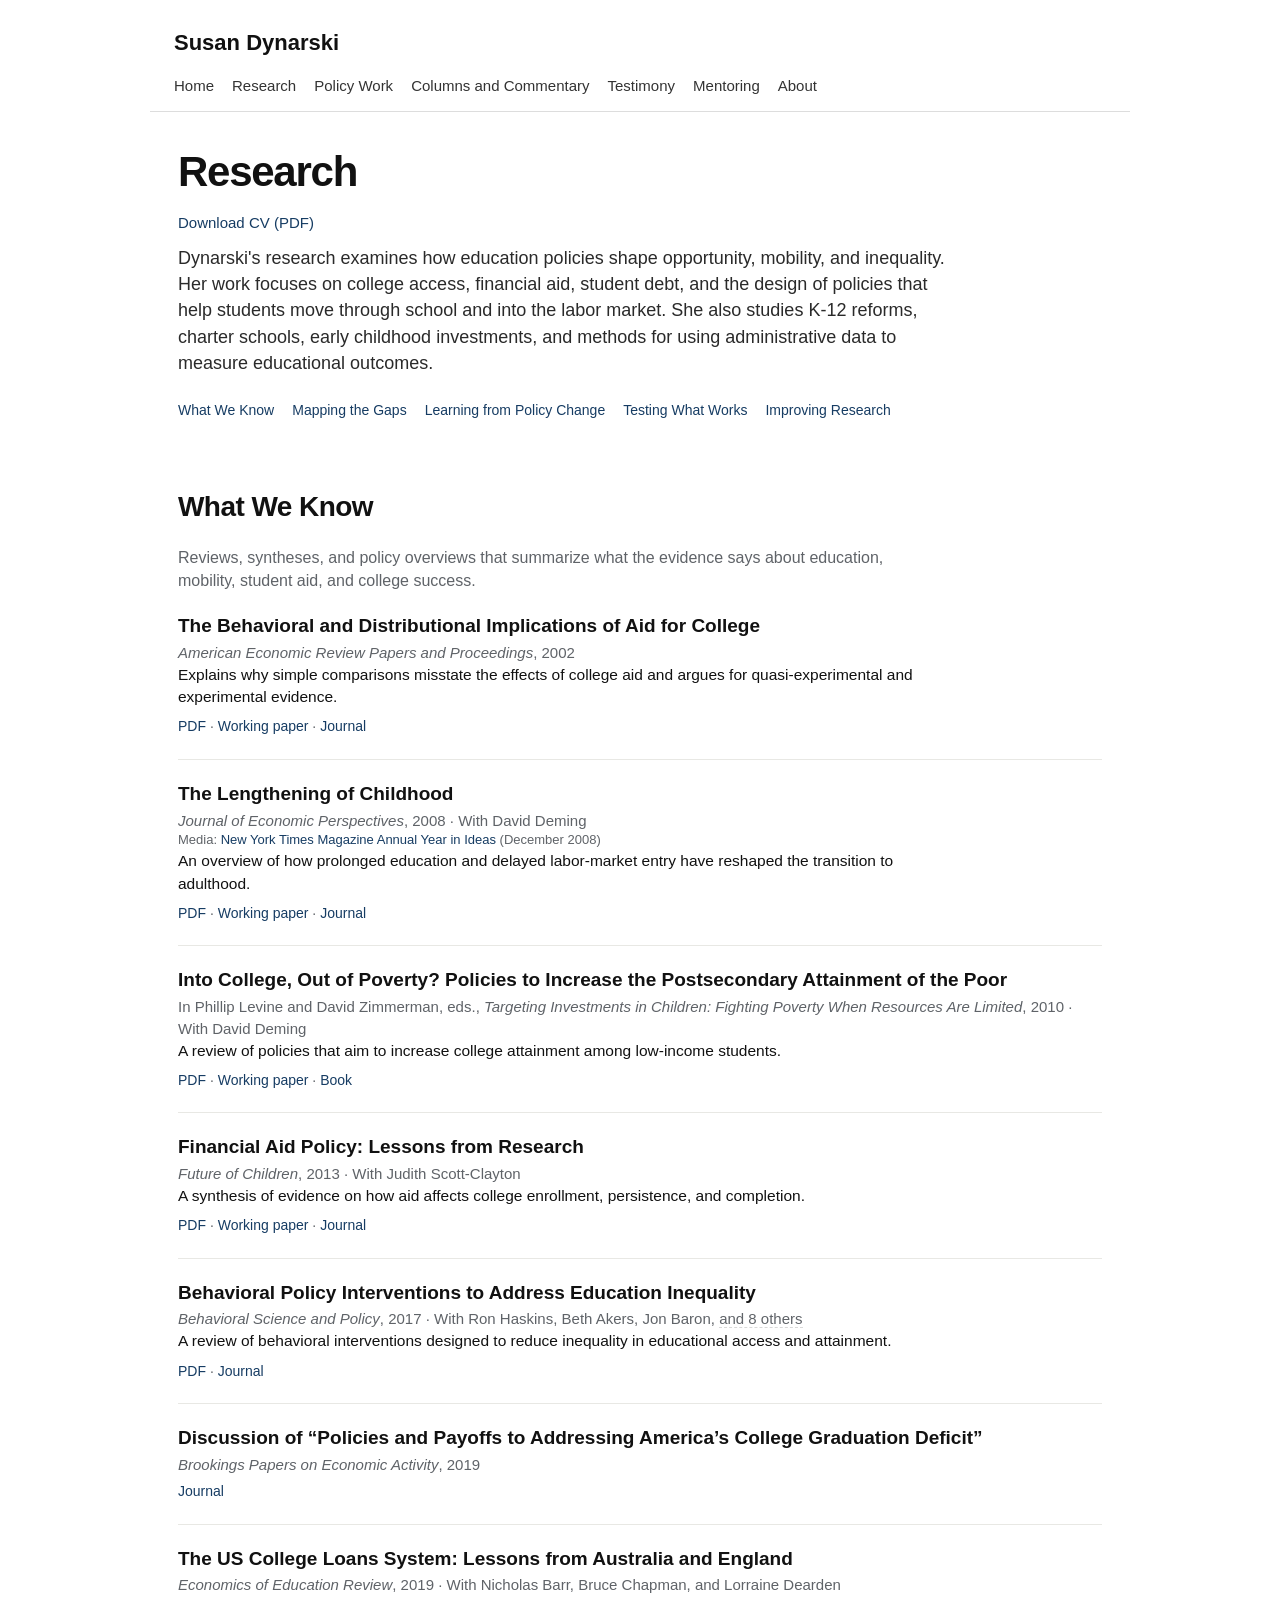
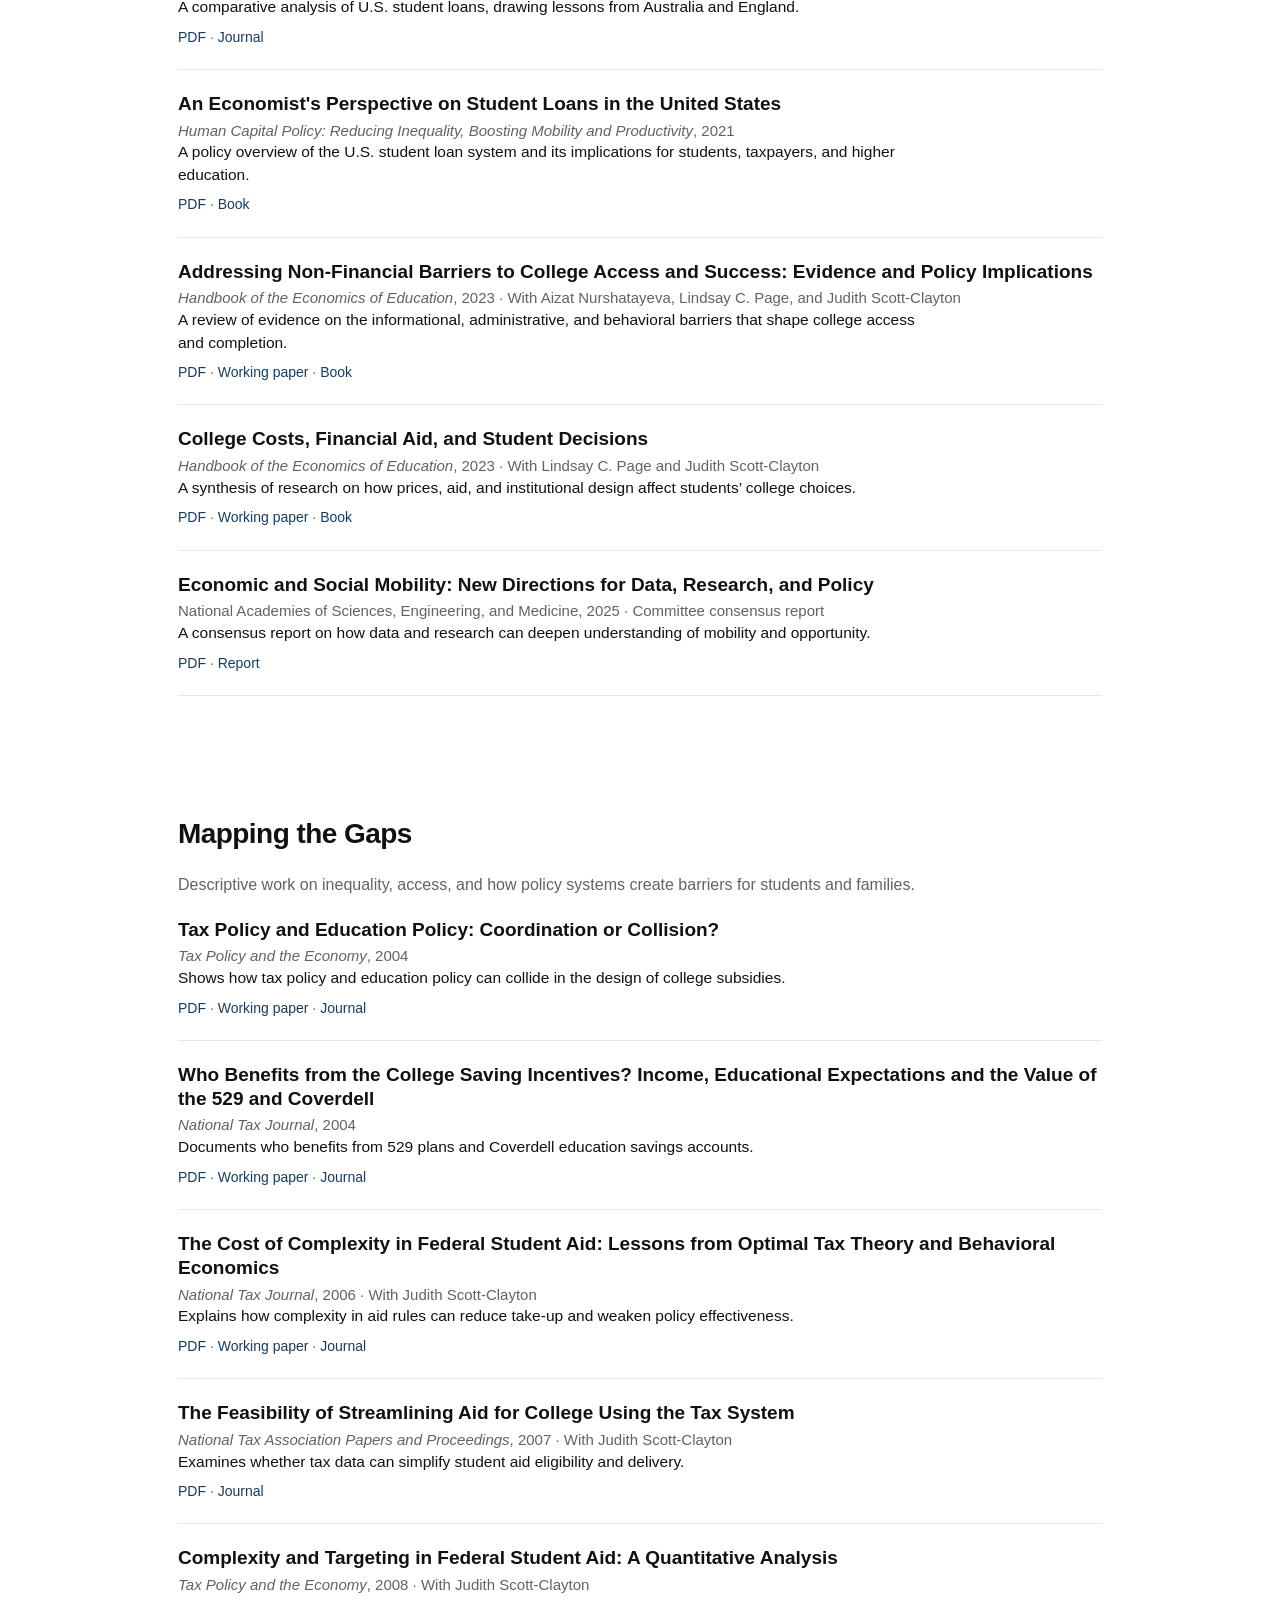
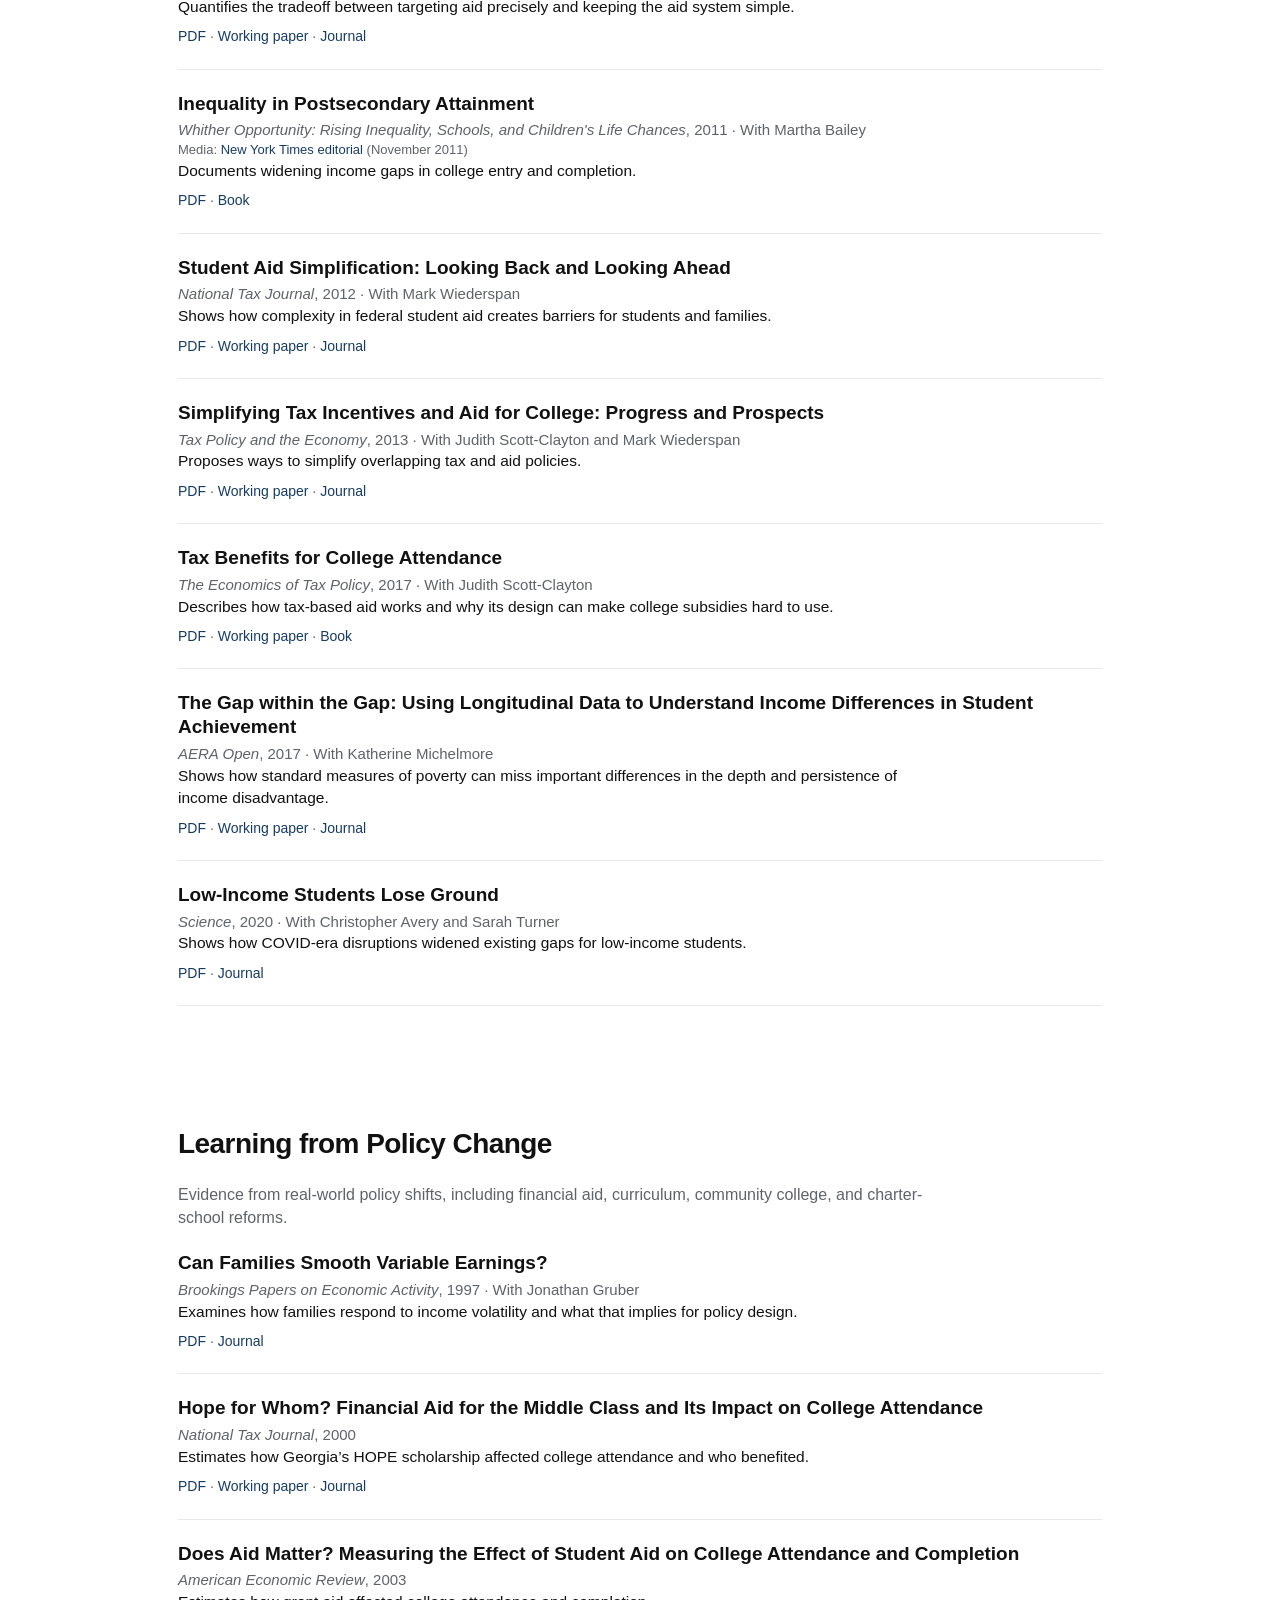
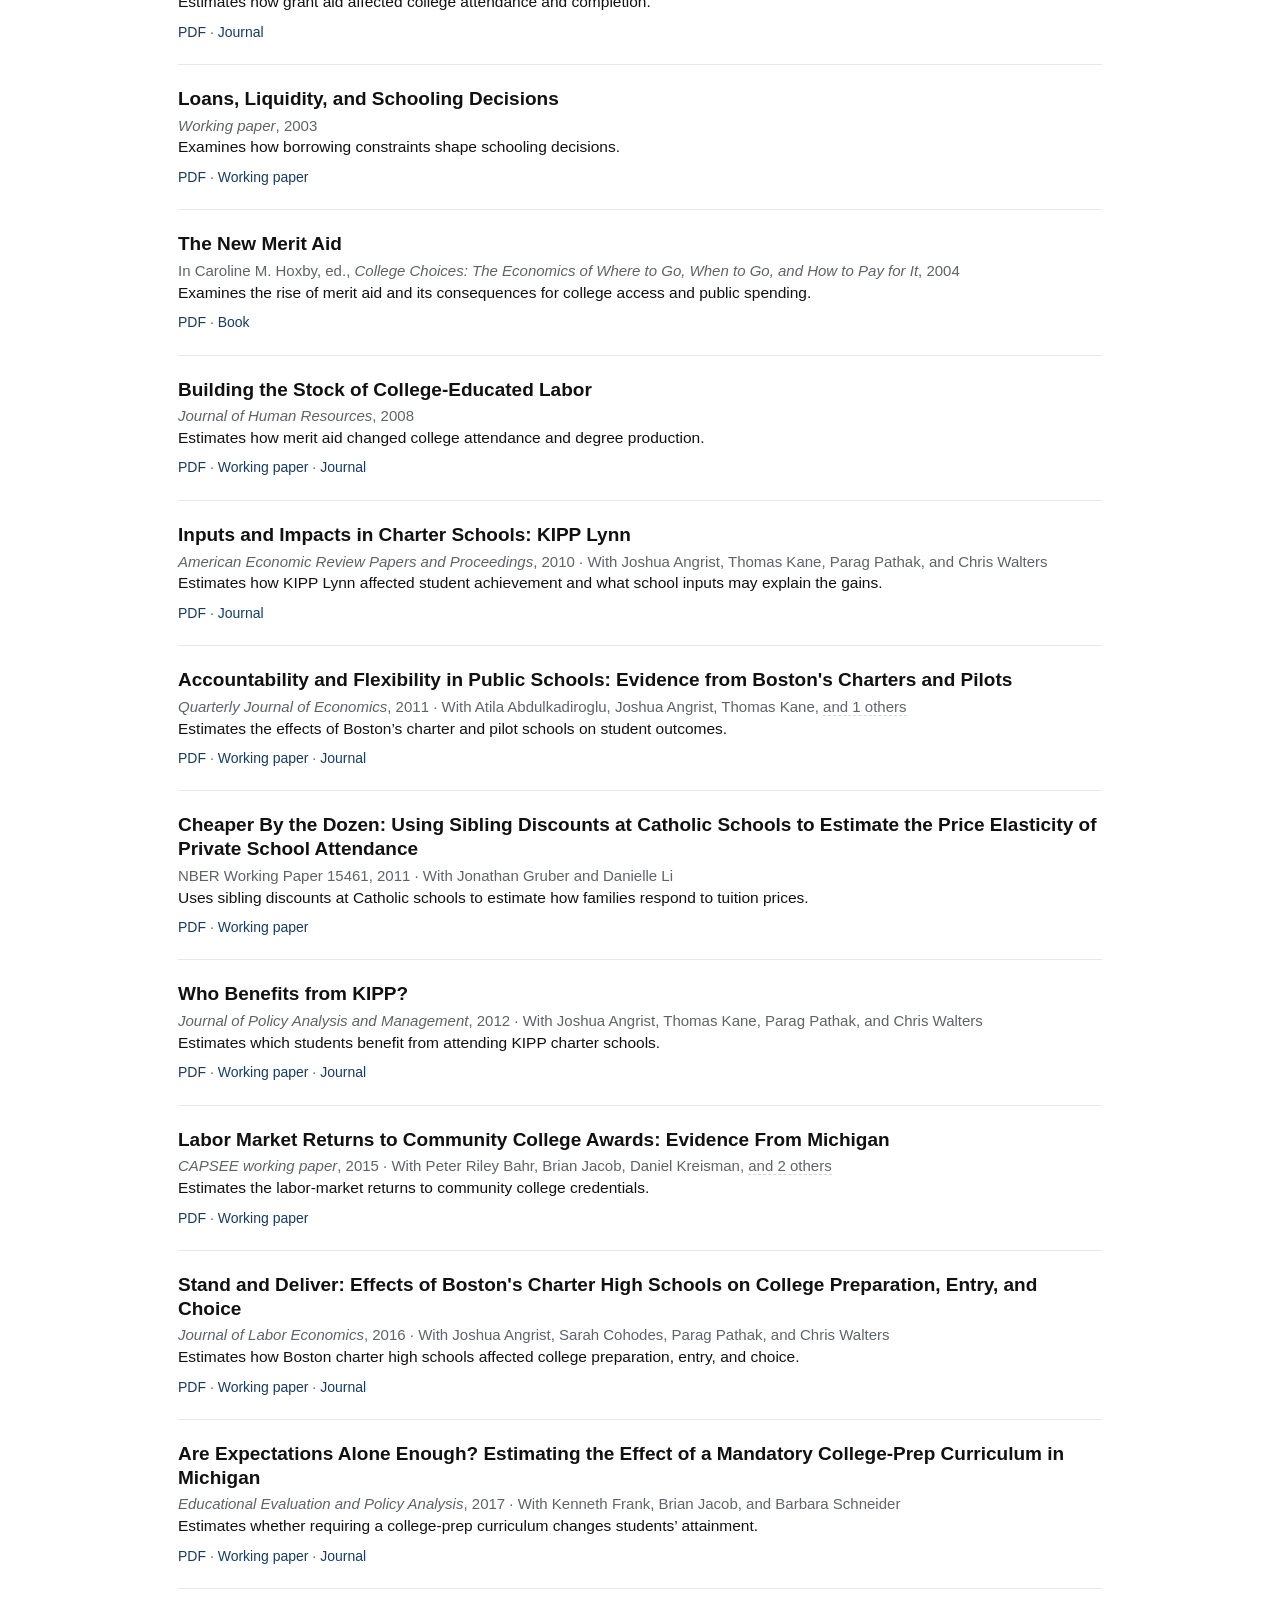
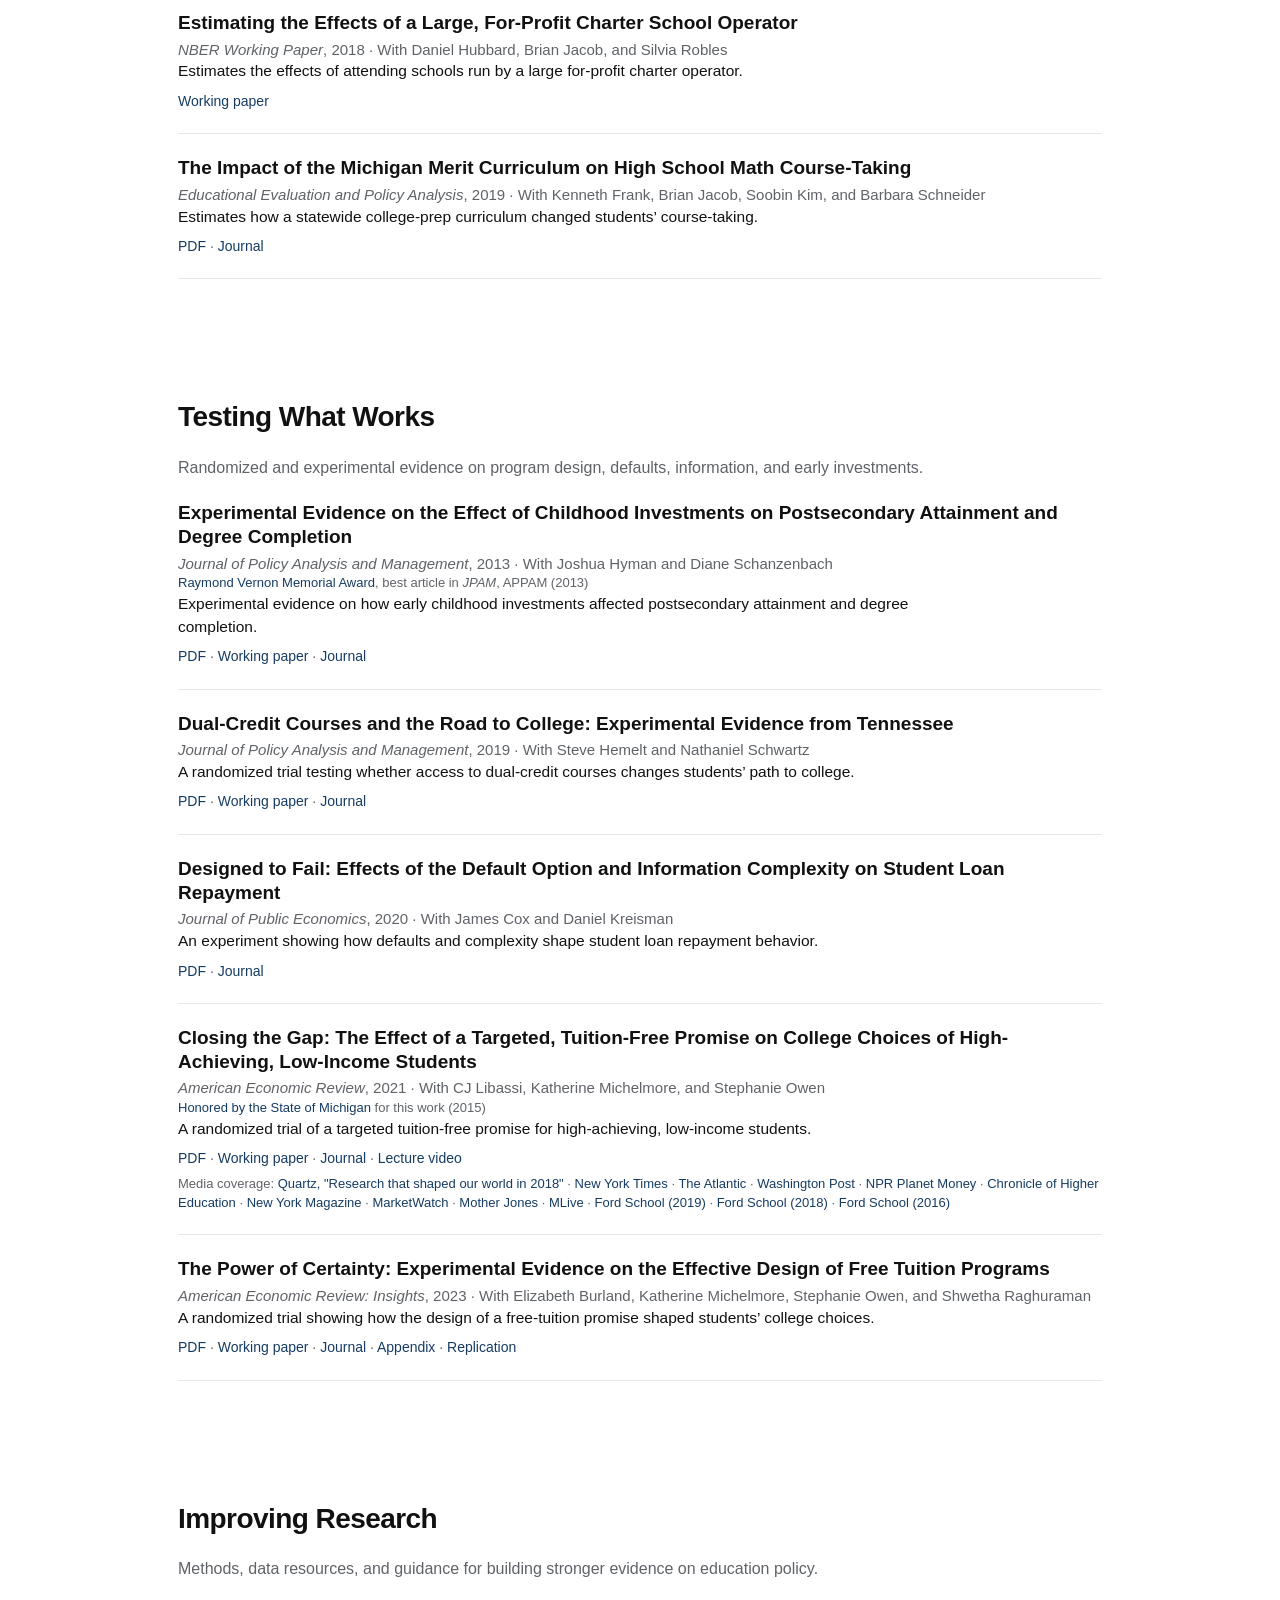
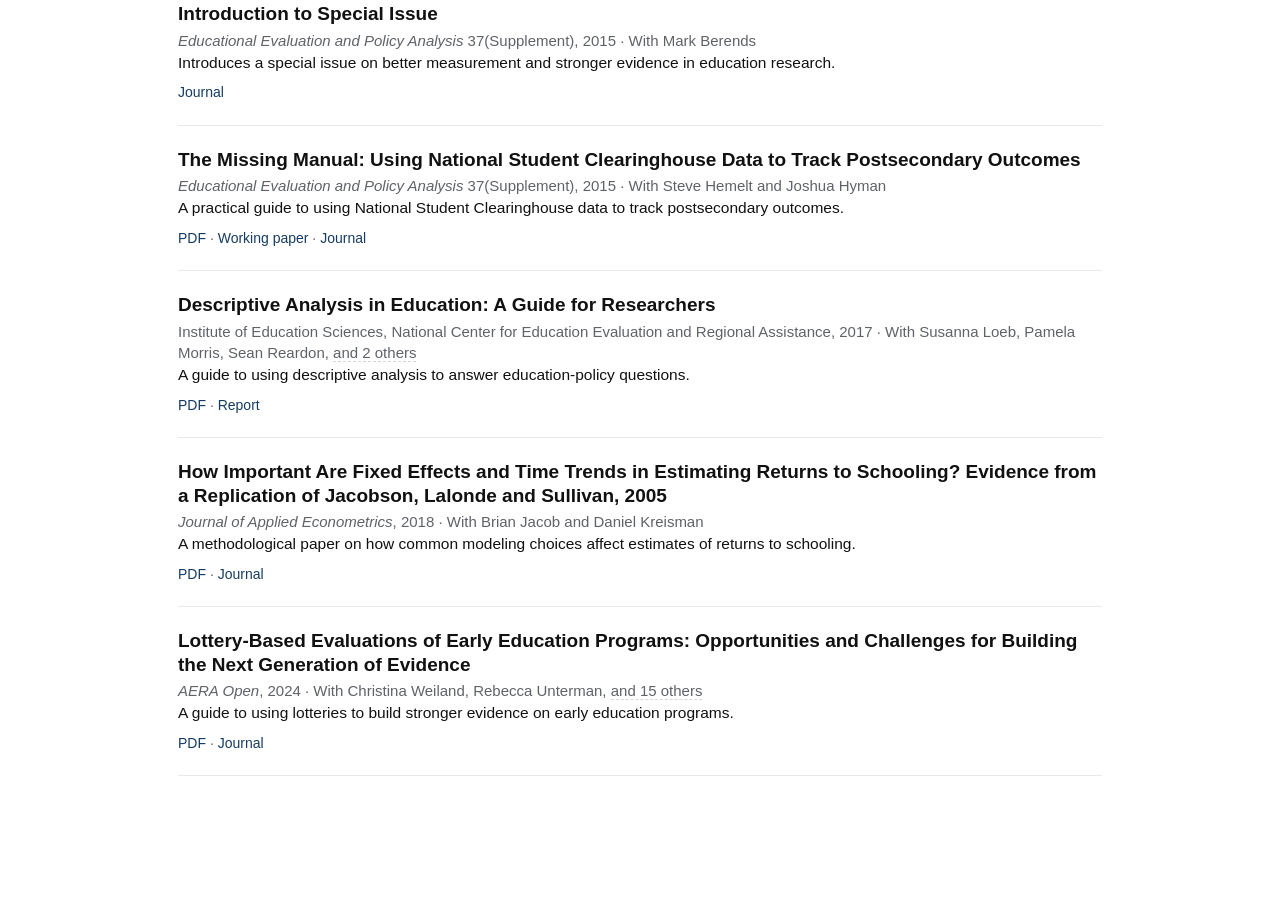
<file: research.html>
<!DOCTYPE html>

<html lang="en">
<head>
<meta charset="utf-8"/>
<meta name="description" content="Scholarly publications and working papers by Susan Dynarski on college access, financial aid, student debt, K-12 policy, and education inequality."/>
<meta content="width=device-width, initial-scale=1" name="viewport"/>
<title>Research | Susan Dynarski</title>
<link href="assets/css/styles.css" rel="stylesheet"/>
</head>
<body>
<header class="site-header">
<div class="site-title"><a href="index.html">Susan Dynarski</a></div>
<nav aria-label="Main navigation" class="site-nav">
<a href="index.html">Home</a>
<a href="research.html">Research</a>
<a href="policy-work.html">Policy Work</a>
<a href="columns-commentary.html">Columns and Commentary</a>
<a href="testimony.html">Testimony</a>
<a href="mentoring.html">Mentoring</a>
<a href="about.html">About</a>
</nav>
</header>
<main class="page-content research-main">
<div class="page-header">
<h1>Research</h1>
<p style="margin: 0 0 10px;"><a href="Susan_Dynarski_CV.pdf" style="font-size:15px;">Download CV (PDF)</a></p>
<p class="intro">Dynarski's research examines how education policies shape opportunity, mobility, and inequality. Her work focuses on college access, financial aid, student debt, and the design of policies that help students move through school and into the labor market. She also studies K-12 reforms, charter schools, early childhood investments, and methods for using administrative data to measure educational outcomes.</p>
<nav class="section-nav">
<a href="#what-we-know">What We Know</a>
<a href="#mapping-the-gaps">Mapping the Gaps</a>
<a href="#learning-from-policy-change">Learning from Policy Change</a>
<a href="#testing-what-works">Testing What Works</a>
<a href="#improving-research">Improving Research</a>
</nav>
</div>
<section id="what-we-know">
<h2>What We Know</h2>
<p class="bucket-note">Reviews, syntheses, and policy overviews that summarize what the evidence says about education, mobility, student aid, and college success.</p><article class="paper">
<h3><a href="https://drive.google.com/file/d/12HHJWWLwtamPvKM6Rce92v-gXU8l4l75/view?usp=sharing" target="_blank" rel="noopener">The Behavioral and Distributional Implications of Aid for College</a></h3>
<div class="meta"><em>American Economic Review Papers and Proceedings</em>, 2002</div>
<div class="desc">Explains why simple comparisons misstate the effects of college aid and argues for quasi-experimental and experimental evidence.</div>
<div class="links"><a href="https://drive.google.com/file/d/12HHJWWLwtamPvKM6Rce92v-gXU8l4l75/view?usp=sharing" target="_blank" rel="noopener">PDF</a> · <a href="https://drive.google.com/file/d/1Jd2NTmqiJzeEdyUg5LoFL9iD2pZN0GY8/view?usp=sharing" target="_blank" rel="noopener">Working paper</a> · <a href="https://doi.org/10.1257/000282802320189401" target="_blank" rel="noopener">Journal</a></div>
</article><article class="paper">
<h3><a href="https://drive.google.com/file/d/1XM7hUTFBlGslL9Gu2A10fqwsqcfWzJdk/view?usp=sharing" target="_blank" rel="noopener">The Lengthening of Childhood</a></h3>
<div class="meta"><em>Journal of Economic Perspectives</em>, 2008 · With David Deming</div>
<div class="meta" style="font-size:13px;">Media: <a href="https://www.nytimes.com/2008/12/14/magazine/14Ideas-Section2-C-t-004.html" target="_blank" rel="noopener">New York Times Magazine Annual Year in Ideas</a> (December 2008)</div>
<div class="desc">An overview of how prolonged education and delayed labor-market entry have reshaped the transition to adulthood.</div>
<div class="links"><a href="https://drive.google.com/file/d/1XM7hUTFBlGslL9Gu2A10fqwsqcfWzJdk/view?usp=sharing" target="_blank" rel="noopener">PDF</a> · <a href="https://drive.google.com/file/d/1xvvj6KezV2lGD1MrYWHlkPzSYPNT9qNL/view?usp=sharing" target="_blank" rel="noopener">Working paper</a> · <a href="https://doi.org/10.1257/jep.22.3.71" target="_blank" rel="noopener">Journal</a></div>
</article><article class="paper">
<h3><a href="https://drive.google.com/file/d/1QQrWanPN8f27qqQw7Ja5FU1_Txua_s1n/view?usp=drivesdk" target="_blank" rel="noopener">Into College, Out of Poverty? Policies to Increase the Postsecondary Attainment of the Poor</a></h3>
<div class="meta">In Phillip Levine and David Zimmerman, eds., <em>Targeting Investments in Children: Fighting Poverty When Resources Are Limited</em>, 2010 · With David Deming</div>
<div class="desc">A review of policies that aim to increase college attainment among low-income students.</div>
<div class="links"><a href="https://drive.google.com/file/d/1QQrWanPN8f27qqQw7Ja5FU1_Txua_s1n/view?usp=drivesdk" target="_blank" rel="noopener">PDF</a> · <a href="https://drive.google.com/file/d/1TsaCVcCYfMljYr650EFqqgj1kvuAjkwA/view?usp=sharing" target="_blank" rel="noopener">Working paper</a> · <a href="http://www.nber.org/chapters/c11730" target="_blank" rel="noopener">Book</a></div>
</article><article class="paper">
<h3><a href="https://drive.google.com/file/d/1pRcl1VgsUyfrLjwfi8n97_r5ySM2ba0V/view?usp=sharing" target="_blank" rel="noopener">Financial Aid Policy: Lessons from Research</a></h3>
<div class="meta"><em>Future of Children</em>, 2013 · With Judith Scott-Clayton</div>
<div class="desc">A synthesis of evidence on how aid affects college enrollment, persistence, and completion.</div>
<div class="links"><a href="https://drive.google.com/file/d/1pRcl1VgsUyfrLjwfi8n97_r5ySM2ba0V/view?usp=sharing" target="_blank" rel="noopener">PDF</a> · <a href="https://drive.google.com/file/d/1uPgPrC_c1-XAWHh0RcraanRY87JW78TE/view?usp=sharing" target="_blank" rel="noopener">Working paper</a> · <a href="https://www.jstor.org/stable/23409489" target="_blank" rel="noopener">Journal</a></div>
</article><article class="paper">
<h3><a href="https://drive.google.com/file/d/1Az_M3jjo0Vwvz2r-jCdkOzDex7H6tSSC/view?usp=drivesdk" target="_blank" rel="noopener">Behavioral Policy Interventions to Address Education Inequality</a></h3>
<div class="meta"><em>Behavioral Science and Policy</em>, 2017 · With Ron Haskins, Beth Akers, Jon Baron, <span class="tip-wrap"><span class="tip-trigger">and 8 others</span><span class="tip-box">Ben Castleman, Dale Farran, Andy Feldman<br>Damon Jones, Benjamin Keys, Rebecca Maynard<br>Philip Sirinides, Jonathan Zinman</span></span></div>
<div class="desc">A review of behavioral interventions designed to reduce inequality in educational access and attainment.</div>
<div class="links"><a href="https://drive.google.com/file/d/1Az_M3jjo0Vwvz2r-jCdkOzDex7H6tSSC/view?usp=drivesdk" target="_blank" rel="noopener">PDF</a> · <a href="https://doi.org/10.1177/237946151700300105" target="_blank" rel="noopener">Journal</a></div>
</article><article class="paper">
<h3><a href="https://www.jstor.org/stable/26996609" target="_blank" rel="noopener">Discussion of “Policies and Payoffs to Addressing America’s College Graduation Deficit”</a></h3>
<div class="meta"><em>Brookings Papers on Economic Activity</em>, 2019</div>
<div class="links"><a href="https://www.jstor.org/stable/26996609" target="_blank" rel="noopener">Journal</a></div>
</article><article class="paper">
<h3><a href="https://drive.google.com/file/d/180Fiq69e1XSPvVUT7RgmJuTN39mnkPCy/view?usp=sharing" target="_blank" rel="noopener">The US College Loans System: Lessons from Australia and England</a></h3>
<div class="meta"><em>Economics of Education Review</em>, 2019 · With Nicholas Barr, Bruce Chapman, and Lorraine Dearden</div>
<div class="desc">A comparative analysis of U.S. student loans, drawing lessons from Australia and England.</div>
<div class="links"><a href="https://drive.google.com/file/d/180Fiq69e1XSPvVUT7RgmJuTN39mnkPCy/view?usp=sharing" target="_blank" rel="noopener">PDF</a> · <a href="https://doi.org/10.1016/j.econedurev.2018.07.007" target="_blank" rel="noopener">Journal</a></div>
</article><article class="paper">
<h3><a href="https://drive.google.com/file/d/1FjBAbqZrX219ESHNg6JkLDlMcIEOYE9B/view?usp=share_link" target="_blank" rel="noopener">An Economist's Perspective on Student Loans in the United States</a></h3>
<div class="meta"><em>Human Capital Policy: Reducing Inequality, Boosting Mobility and Productivity</em>, 2021</div>
<div class="desc">A policy overview of the U.S. student loan system and its implications for students, taxpayers, and higher education.</div>
<div class="links"><a href="https://drive.google.com/file/d/1FjBAbqZrX219ESHNg6JkLDlMcIEOYE9B/view?usp=share_link" target="_blank" rel="noopener">PDF</a> · <a href="https://www.elgaronline.com/edcollchap/edcoll/9781800377790/9781800377790.00012.xml" target="_blank" rel="noopener">Book</a></div>
</article><article class="paper">
<h3><a href="https://drive.google.com/file/d/130IgZN08yKEfuX3cjdrAxrbfufBA8J8E/view?usp=drivesdk" target="_blank" rel="noopener">Addressing Non-Financial Barriers to College Access and Success: Evidence and Policy Implications</a></h3>
<div class="meta"><em>Handbook of the Economics of Education</em>, 2023 · With Aizat Nurshatayeva, Lindsay C. Page, and Judith Scott-Clayton</div>
<div class="desc">A review of evidence on the informational, administrative, and behavioral barriers that shape college access and completion.</div>
<div class="links"><a href="https://drive.google.com/file/d/130IgZN08yKEfuX3cjdrAxrbfufBA8J8E/view?usp=drivesdk" target="_blank" rel="noopener">PDF</a> · <a href="https://www.nber.org/papers/w30054" target="_blank" rel="noopener">Working paper</a> · <a href="https://doi.org/10.1016/bs.hesedu.2022.11.007" target="_blank" rel="noopener">Book</a></div>
</article><article class="paper">
<h3><a href="https://drive.google.com/file/d/1SGqqnvIlPQKr7L0797JwQ1pktQNL1T3y/view?usp=drivesdk" target="_blank" rel="noopener">College Costs, Financial Aid, and Student Decisions</a></h3>
<div class="meta"><em>Handbook of the Economics of Education</em>, 2023 · With Lindsay C. Page and Judith Scott-Clayton</div>
<div class="desc">A synthesis of research on how prices, aid, and institutional design affect students’ college choices.</div>
<div class="links"><a href="https://drive.google.com/file/d/1SGqqnvIlPQKr7L0797JwQ1pktQNL1T3y/view?usp=drivesdk" target="_blank" rel="noopener">PDF</a> · <a href="https://www.nber.org/papers/w30275" target="_blank" rel="noopener">Working paper</a> · <a href="https://doi.org/10.1016/bs.hesedu.2023.03.006" target="_blank" rel="noopener">Book</a></div>
</article><article class="paper">
<h3><a href="https://drive.google.com/file/d/17xmcKEa4_oCv0v_f3g8bvEtgYi5tMzQK/view?usp=drivesdk" target="_blank" rel="noopener">Economic and Social Mobility: New Directions for Data, Research, and Policy</a></h3>
<div class="meta">National Academies of Sciences, Engineering, and Medicine, 2025 · Committee consensus report</div>
<div class="desc">A consensus report on how data and research can deepen understanding of mobility and opportunity.</div>
<div class="links"><a href="https://drive.google.com/file/d/17xmcKEa4_oCv0v_f3g8bvEtgYi5tMzQK/view?usp=drivesdk" target="_blank" rel="noopener">PDF</a> · <a href="https://doi.org/10.17226/28456" target="_blank" rel="noopener">Report</a></div>
</article>
</section>
<section id="mapping-the-gaps">
<h2>Mapping the Gaps</h2>
<p class="bucket-note">Descriptive work on inequality, access, and how policy systems create barriers for students and families.</p><article class="paper">
<h3><a href="https://drive.google.com/file/d/1jVb-qpjPAoVxT6uwXsCewCPAU0fGGszk/view?usp=sharing" target="_blank" rel="noopener">Tax Policy and Education Policy: Coordination or Collision?</a></h3>
<div class="meta"><em>Tax Policy and the Economy</em>, 2004</div>
<div class="desc">Shows how tax policy and education policy can collide in the design of college subsidies.</div>
<div class="links"><a href="https://drive.google.com/file/d/1jVb-qpjPAoVxT6uwXsCewCPAU0fGGszk/view?usp=sharing" target="_blank" rel="noopener">PDF</a> · <a href="https://drive.google.com/file/d/1ZHfGBev3OyT4LQiEfawZbnQpdKgWdakw/view?usp=sharing" target="_blank" rel="noopener">Working paper</a> · <a href="https://doi.org/10.1086/tpe.18.20061887" target="_blank" rel="noopener">Journal</a></div>
</article><article class="paper">
<h3><a href="https://drive.google.com/file/d/1lUjfokVPIi1OpUoWB86vTmk2fiU8ERL5/view?usp=drivesdk" target="_blank" rel="noopener">Who Benefits from the College Saving Incentives? Income, Educational Expectations and the Value of the 529 and Coverdell</a></h3>
<div class="meta"><em>National Tax Journal</em>, 2004</div>
<div class="desc">Documents who benefits from 529 plans and Coverdell education savings accounts.</div>
<div class="links"><a href="https://drive.google.com/file/d/1lUjfokVPIi1OpUoWB86vTmk2fiU8ERL5/view?usp=drivesdk" target="_blank" rel="noopener">PDF</a> · <a href="https://drive.google.com/file/d/1rt5yu4KQXDlnNBDZ0vaYUm8OSRpCFwIp/view?usp=sharing" target="_blank" rel="noopener">Working paper</a> · <a href="https://doi.org/10.17310/ntj.2004.2S.01" target="_blank" rel="noopener">Journal</a></div>
</article><article class="paper">
<h3><a href="https://drive.google.com/file/d/1qBSHOHrOlgG1_FP2Dg0UkGR7yzxzba7q/view?usp=drivesdk" target="_blank" rel="noopener">The Cost of Complexity in Federal Student Aid: Lessons from Optimal Tax Theory and Behavioral Economics</a></h3>
<div class="meta"><em>National Tax Journal</em>, 2006 · With Judith Scott-Clayton</div>
<div class="desc">Explains how complexity in aid rules can reduce take-up and weaken policy effectiveness.</div>
<div class="links"><a href="https://drive.google.com/file/d/1qBSHOHrOlgG1_FP2Dg0UkGR7yzxzba7q/view?usp=drivesdk" target="_blank" rel="noopener">PDF</a> · <a href="https://drive.google.com/file/d/16UqeF_Y4LnMz7Fkqu3Lz9YusGf_j-TAa/view?usp=sharing" target="_blank" rel="noopener">Working paper</a> · <a href="https://doi.org/10.17310/ntj.2006.2.07" target="_blank" rel="noopener">Journal</a></div>
</article><article class="paper">
<h3><a href="https://drive.google.com/file/d/1Q-8meaqQHZjhUhmtaxA37x9OA2A5c3gz/view?usp=sharing" target="_blank" rel="noopener">The Feasibility of Streamlining Aid for College Using the Tax System</a></h3>
<div class="meta"><em>National Tax Association Papers and Proceedings</em>, 2007 · With Judith Scott-Clayton</div>
<div class="desc">Examines whether tax data can simplify student aid eligibility and delivery.</div>
<div class="links"><a href="https://drive.google.com/file/d/1Q-8meaqQHZjhUhmtaxA37x9OA2A5c3gz/view?usp=sharing" target="_blank" rel="noopener">PDF</a> · <a href="https://www.jstor.org/stable/prancotamamnta.99.250" target="_blank" rel="noopener">Journal</a></div>
</article><article class="paper">
<h3><a href="https://drive.google.com/file/d/16p10HZclN447WhlwsUD6l2iqeNhe2gV5/view?usp=sharing" target="_blank" rel="noopener">Complexity and Targeting in Federal Student Aid: A Quantitative Analysis</a></h3>
<div class="meta"><em>Tax Policy and the Economy</em>, 2008 · With Judith Scott-Clayton</div>
<div class="desc">Quantifies the tradeoff between targeting aid precisely and keeping the aid system simple.</div>
<div class="links"><a href="https://drive.google.com/file/d/16p10HZclN447WhlwsUD6l2iqeNhe2gV5/view?usp=sharing" target="_blank" rel="noopener">PDF</a> · <a href="https://drive.google.com/file/d/18U7bccXwsNFrYxCsDc4unpdBmX9KZGAp/view?usp=sharing" target="_blank" rel="noopener">Working paper</a> · <a href="https://www.jstor.org/stable/10.1086/651217" target="_blank" rel="noopener">Journal</a></div>
</article><article class="paper">
<h3><a href="https://drive.google.com/file/d/1J_1DJpN1-CGa--9VrZq_PKaD5VUp5yvf/view?usp=drivesdk" target="_blank" rel="noopener">Inequality in Postsecondary Attainment</a></h3>
<div class="meta"><em>Whither Opportunity: Rising Inequality, Schools, and Children's Life Chances</em>, 2011 · With Martha Bailey</div>
<div class="meta" style="font-size:13px;">Media: <a href="https://www.nytimes.com/2011/11/24/opinion/the-poor-the-near-poor-and-you.html" target="_blank" rel="noopener">New York Times editorial</a> (November 2011)</div>
<div class="desc">Documents widening income gaps in college entry and completion.</div>
<div class="links"><a href="https://drive.google.com/file/d/1J_1DJpN1-CGa--9VrZq_PKaD5VUp5yvf/view?usp=drivesdk" target="_blank" rel="noopener">PDF</a> · <a href="https://muse.jhu.edu/book/26993" target="_blank" rel="noopener">Book</a></div>
</article><article class="paper">
<h3><a href="https://drive.google.com/file/d/12Jfie0YGgUOSRvv4CuUFtH30VNpPLsei/view?usp=sharing" target="_blank" rel="noopener">Student Aid Simplification: Looking Back and Looking Ahead</a></h3>
<div class="meta"><em>National Tax Journal</em>, 2012 · With Mark Wiederspan</div>
<div class="desc">Shows how complexity in federal student aid creates barriers for students and families.</div>
<div class="links"><a href="https://drive.google.com/file/d/12Jfie0YGgUOSRvv4CuUFtH30VNpPLsei/view?usp=sharing" target="_blank" rel="noopener">PDF</a> · <a href="https://drive.google.com/file/d/1qq1HspbObNheMCYRr_nn9bD402K6nDbz/view?usp=sharing" target="_blank" rel="noopener">Working paper</a> · <a href="https://doi.org/10.17310/ntj.2012.1.08" target="_blank" rel="noopener">Journal</a></div>
</article><article class="paper">
<h3><a href="https://drive.google.com/file/d/1kn5B1Qp-EZJ2c4jNzaCPQonZxqVsINia/view?usp=sharing" target="_blank" rel="noopener">Simplifying Tax Incentives and Aid for College: Progress and Prospects</a></h3>
<div class="meta"><em>Tax Policy and the Economy</em>, 2013 · With Judith Scott-Clayton and Mark Wiederspan</div>
<div class="desc">Proposes ways to simplify overlapping tax and aid policies.</div>
<div class="links"><a href="https://drive.google.com/file/d/1kn5B1Qp-EZJ2c4jNzaCPQonZxqVsINia/view?usp=sharing" target="_blank" rel="noopener">PDF</a> · <a href="https://drive.google.com/file/d/1mrddmyAYZOHllI2VBJ686BOEfyWYBZg2/view?usp=sharing" target="_blank" rel="noopener">Working paper</a> · <a href="https://www.journals.uchicago.edu/doi/full/10.1086/671247" target="_blank" rel="noopener">Journal</a></div>
</article><article class="paper">
<h3><a href="https://drive.google.com/file/d/1R0oD6wOX4yT8RDxgYZ474APFQYcDdWGU/view?usp=drivesdk" target="_blank" rel="noopener">Tax Benefits for College Attendance</a></h3>
<div class="meta"><em>The Economics of Tax Policy</em>, 2017 · With Judith Scott-Clayton</div>
<div class="desc">Describes how tax-based aid works and why its design can make college subsidies hard to use.</div>
<div class="links"><a href="https://drive.google.com/file/d/1R0oD6wOX4yT8RDxgYZ474APFQYcDdWGU/view?usp=drivesdk" target="_blank" rel="noopener">PDF</a> · <a href="https://drive.google.com/file/d/1THAEnDH4Vl6asfZtw5AbEOVbsOAKliz8/view?usp=sharing" target="_blank" rel="noopener">Working paper</a> · <a href="https://doi.org/10.1093/acprof:oso/9780190619725.003.0010" target="_blank" rel="noopener">Book</a></div>
</article><article class="paper">
<h3><a href="https://drive.google.com/file/d/16jX5NJiUOuzn_1s_yEts2AAvOMJolB40/view?usp=drivesdk" target="_blank" rel="noopener">The Gap within the Gap: Using Longitudinal Data to Understand Income Differences in Student Achievement</a></h3>
<div class="meta"><em>AERA Open</em>, 2017 · With Katherine Michelmore</div>
<div class="desc">Shows how standard measures of poverty can miss important differences in the depth and persistence of income disadvantage.</div>
<div class="links"><a href="https://drive.google.com/file/d/16jX5NJiUOuzn_1s_yEts2AAvOMJolB40/view?usp=drivesdk" target="_blank" rel="noopener">PDF</a> · <a href="https://drive.google.com/file/d/1s2pWGYV51Udfp2GJ2-8Yv9msTP1E9WoD/view?usp=sharing" target="_blank" rel="noopener">Working paper</a> · <a href="https://doi.org/10.1177/2332858417692958" target="_blank" rel="noopener">Journal</a></div>
</article><article class="paper">
<h3><a href="https://drive.google.com/file/d/1HhE1wT5-sXNCM0LMVUKnBvacIf8LYWlh/view?usp=drivesdk" target="_blank" rel="noopener">Low-Income Students Lose Ground</a></h3>
<div class="meta"><em>Science</em>, 2020 · With Christopher Avery and Sarah Turner</div>
<div class="desc">Shows how COVID-era disruptions widened existing gaps for low-income students.</div>
<div class="links"><a href="https://drive.google.com/file/d/1HhE1wT5-sXNCM0LMVUKnBvacIf8LYWlh/view?usp=drivesdk" target="_blank" rel="noopener">PDF</a> · <a href="https://doi.org/10.1126/science.abf9375" target="_blank" rel="noopener">Journal</a></div>
</article>
</section>
<section id="learning-from-policy-change">
<h2>Learning from Policy Change</h2>
<p class="bucket-note">Evidence from real-world policy shifts, including financial aid, curriculum, community college, and charter-school reforms.</p><article class="paper">
<h3><a href="https://drive.google.com/file/d/1DyoR-6oJrlhISKFTU5M8y1HZ3N48lR8R/view?usp=sharing" target="_blank" rel="noopener">Can Families Smooth Variable Earnings?</a></h3>
<div class="meta"><em>Brookings Papers on Economic Activity</em>, 1997 · With Jonathan Gruber</div>
<div class="desc">Examines how families respond to income volatility and what that implies for policy design.</div>
<div class="links"><a href="https://drive.google.com/file/d/1DyoR-6oJrlhISKFTU5M8y1HZ3N48lR8R/view?usp=sharing" target="_blank" rel="noopener">PDF</a> · <a href="https://doi.org/10.2307/2534704" target="_blank" rel="noopener">Journal</a></div>
</article><article class="paper">
<h3><a href="https://drive.google.com/file/d/1IdFiJcalK6iAytZKOXilpD6A-T_E2prp/view?usp=drivesdk" target="_blank" rel="noopener">Hope for Whom? Financial Aid for the Middle Class and Its Impact on College Attendance</a></h3>
<div class="meta"><em>National Tax Journal</em>, 2000</div>
<div class="desc">Estimates how Georgia’s HOPE scholarship affected college attendance and who benefited.</div>
<div class="links"><a href="https://drive.google.com/file/d/1IdFiJcalK6iAytZKOXilpD6A-T_E2prp/view?usp=drivesdk" target="_blank" rel="noopener">PDF</a> · <a href="https://drive.google.com/file/d/13VJcLKvsIO8rChCSRsWH6mAOae42PrSx/view?usp=sharing" target="_blank" rel="noopener">Working paper</a> · <a href="https://doi.org/10.17310/ntj.2000.3S.02" target="_blank" rel="noopener">Journal</a></div>
</article><article class="paper">
<h3><a href="https://drive.google.com/file/d/1CExbNha-CioPNNYDDt-xPM-HzVZtQDC8/view?usp=sharing" target="_blank" rel="noopener">Does Aid Matter? Measuring the Effect of Student Aid on College Attendance and Completion</a></h3>
<div class="meta"><em>American Economic Review</em>, 2003</div>
<div class="desc">Estimates how grant aid affected college attendance and completion.</div>
<div class="links"><a href="https://drive.google.com/file/d/1CExbNha-CioPNNYDDt-xPM-HzVZtQDC8/view?usp=sharing" target="_blank" rel="noopener">PDF</a> · <a href="https://doi.org/10.1257/000282803321455287" target="_blank" rel="noopener">Journal</a></div>
</article><article class="paper">
<h3>Loans, Liquidity, and Schooling Decisions</h3><div class="meta"><em>Working paper</em>, 2003</div>
<div class="desc">Examines how borrowing constraints shape schooling decisions.</div>
<div class="links"><a href="https://www.researchgate.net/profile/Susan-Dynarski/publication/228950757_Loans_liquidity_and_schooling_decisions/links/53d1a8990cf220632f3c4514/Loans-liquidity-and-schooling-decisions.pdf" target="_blank" rel="noopener">PDF</a> · <a href="https://www.researchgate.net/profile/Susan-Dynarski/publication/228950757_Loans_liquidity_and_schooling_decisions/links/53d1a8990cf220632f3c4514/Loans-liquidity-and-schooling-decisions.pdf" target="_blank" rel="noopener">Working paper</a></div>
</article><article class="paper">
<h3><a href="https://drive.google.com/file/d/1NT1aBb0kaE5hnDujjOTyPxwlu_56UvB6/view?usp=sharing" target="_blank" rel="noopener">The New Merit Aid</a></h3>
<div class="meta">In Caroline M. Hoxby, ed., <em>College Choices: The Economics of Where to Go, When to Go, and How to Pay for It</em>, 2004</div>
<div class="desc">Examines the rise of merit aid and its consequences for college access and public spending.</div>
<div class="links"><a href="https://drive.google.com/file/d/1NT1aBb0kaE5hnDujjOTyPxwlu_56UvB6/view?usp=sharing" target="_blank" rel="noopener">PDF</a> · <a href="https://www.nber.org/system/files/chapters/c10098/c10098.pdf" target="_blank" rel="noopener">Book</a></div>
</article><article class="paper">
<h3><a href="https://drive.google.com/file/d/1kz41TlxDO6qmDLw2uFpVrLMiKicAwj02/view?usp=sharing" target="_blank" rel="noopener">Building the Stock of College-Educated Labor</a></h3>
<div class="meta"><em>Journal of Human Resources</em>, 2008</div>
<div class="desc">Estimates how merit aid changed college attendance and degree production.</div>
<div class="links"><a href="https://drive.google.com/file/d/1kz41TlxDO6qmDLw2uFpVrLMiKicAwj02/view?usp=sharing" target="_blank" rel="noopener">PDF</a> · <a href="https://drive.google.com/file/d/1ChkYy2k7l9pwalupBqocMmSR7cxhTS7J/view?usp=sharing" target="_blank" rel="noopener">Working paper</a> · <a href="https://doi.org/10.3368/jhr.43.3.576" target="_blank" rel="noopener">Journal</a></div>
</article><article class="paper">
<h3><a href="https://drive.google.com/file/d/1kThtpihh7aFeYEmT41NmKCpobAFeDIVh/view?usp=sharing" target="_blank" rel="noopener">Inputs and Impacts in Charter Schools: KIPP Lynn</a></h3>
<div class="meta"><em>American Economic Review Papers and Proceedings</em>, 2010 · With Joshua Angrist, Thomas Kane, Parag Pathak, and Chris Walters</div>
<div class="desc">Estimates how KIPP Lynn affected student achievement and what school inputs may explain the gains.</div>
<div class="links"><a href="https://drive.google.com/file/d/1kThtpihh7aFeYEmT41NmKCpobAFeDIVh/view?usp=sharing" target="_blank" rel="noopener">PDF</a> · <a href="https://doi.org/10.1257/aer.100.2.239" target="_blank" rel="noopener">Journal</a></div>
</article><article class="paper">
<h3><a href="https://drive.google.com/file/d/1Ke5jUaNiee8-4Hh0Lg4pcyYpLViB6l2M/view?usp=sharing" target="_blank" rel="noopener">Accountability and Flexibility in Public Schools: Evidence from Boston's Charters and Pilots</a></h3>
<div class="meta"><em>Quarterly Journal of Economics</em>, 2011 · With Atila Abdulkadiroglu, Joshua Angrist, Thomas Kane, <span class="tip-wrap"><span class="tip-trigger">and 1 others</span><span class="tip-box">Parag Pathak</span></span></div>
<div class="desc">Estimates the effects of Boston’s charter and pilot schools on student outcomes.</div>
<div class="links"><a href="https://drive.google.com/file/d/1Ke5jUaNiee8-4Hh0Lg4pcyYpLViB6l2M/view?usp=sharing" target="_blank" rel="noopener">PDF</a> · <a href="https://drive.google.com/file/d/0B-be68kd0RROMHNFV0tEUGFWamM?resourcekey=0-6ea12YhlOx63D0qfR-tIGg/view?usp=sharing" target="_blank" rel="noopener">Working paper</a> · <a href="https://doi.org/10.1093/qje/qjr017" target="_blank" rel="noopener">Journal</a></div>
</article><article class="paper">
<h3><a href="https://drive.google.com/file/d/1p36PdTxIdq55mQCnLREID6nCYPJ1-Cdp/view?usp=drivesdk" target="_blank" rel="noopener">Cheaper By the Dozen: Using Sibling Discounts at Catholic Schools to Estimate the Price Elasticity of Private School Attendance</a></h3>
<div class="meta">NBER Working Paper 15461, 2011 · With Jonathan Gruber and Danielle Li</div>
<div class="desc">Uses sibling discounts at Catholic schools to estimate how families respond to tuition prices.</div>
<div class="links"><a href="https://drive.google.com/file/d/1p36PdTxIdq55mQCnLREID6nCYPJ1-Cdp/view?usp=drivesdk" target="_blank" rel="noopener">PDF</a> · <a href="https://drive.google.com/file/d/150wJcaozY2VzmDNKACcBbbVLAfYSImbB/view?usp=sharing" target="_blank" rel="noopener">Working paper</a></div>
</article><article class="paper">
<h3><a href="https://drive.google.com/file/d/1kThtpihh7aFeYEmT41NmKCpobAFeDIVh/view?usp=sharing" target="_blank" rel="noopener">Who Benefits from KIPP?</a></h3>
<div class="meta"><em>Journal of Policy Analysis and Management</em>, 2012 · With Joshua Angrist, Thomas Kane, Parag Pathak, and Chris Walters</div>
<div class="desc">Estimates which students benefit from attending KIPP charter schools.</div>
<div class="links"><a href="https://drive.google.com/file/d/1kThtpihh7aFeYEmT41NmKCpobAFeDIVh/view?usp=sharing" target="_blank" rel="noopener">PDF</a> · <a href="https://drive.google.com/file/d/1QGwBMhQGkFUqWmS_XER1F4p_tUY71Qp-/view?usp=sharing" target="_blank" rel="noopener">Working paper</a> · <a href="https://doi.org/10.1002/pam.21647" target="_blank" rel="noopener">Journal</a></div>
</article><article class="paper">
<h3><a href="https://drive.google.com/file/d/15SZUy7rwOCvh6lus8qk-SWdQyNtwejpR/view?usp=drivesdk" target="_blank" rel="noopener">Labor Market Returns to Community College Awards: Evidence From Michigan</a></h3>
<div class="meta"><em>CAPSEE working paper</em>, 2015 · With Peter Riley Bahr, Brian Jacob, Daniel Kreisman, <span class="tip-wrap"><span class="tip-trigger">and 2 others</span><span class="tip-box">Alfredo Sosa, Mark Wiederspan</span></span></div>
<div class="desc">Estimates the labor-market returns to community college credentials.</div>
<div class="links"><a href="https://drive.google.com/file/d/15SZUy7rwOCvh6lus8qk-SWdQyNtwejpR/view?usp=drivesdk" target="_blank" rel="noopener">PDF</a> · <a href="https://drive.google.com/file/d/15cxiT51kRW1JyE2_yPZ9U26Cn3xyrUeF/view?usp=sharing" target="_blank" rel="noopener">Working paper</a></div>
</article><article class="paper">
<h3><a href="https://drive.google.com/file/d/1FPzst27bySA8RXERJQr7z_RQxiV2yJ7C/view?usp=sharing" target="_blank" rel="noopener">Stand and Deliver: Effects of Boston's Charter High Schools on College Preparation, Entry, and Choice</a></h3>
<div class="meta"><em>Journal of Labor Economics</em>, 2016 · With Joshua Angrist, Sarah Cohodes, Parag Pathak, and Chris Walters</div>
<div class="desc">Estimates how Boston charter high schools affected college preparation, entry, and choice.</div>
<div class="links"><a href="https://drive.google.com/file/d/1FPzst27bySA8RXERJQr7z_RQxiV2yJ7C/view?usp=sharing" target="_blank" rel="noopener">PDF</a> · <a href="https://drive.google.com/file/d/1ODewNQOQ4pj4D8gcLhtD1Qo6G1KDfqMQ/view?usp=sharing" target="_blank" rel="noopener">Working paper</a> · <a href="https://doi.org/10.1086/683665" target="_blank" rel="noopener">Journal</a></div>
</article><article class="paper">
<h3><a href="https://drive.google.com/file/d/1o3mVbaSRmWLaUi3n2H34tpGlKe2BAOLn/view?usp=sharing" target="_blank" rel="noopener">Are Expectations Alone Enough? Estimating the Effect of a Mandatory College-Prep Curriculum in Michigan</a></h3>
<div class="meta"><em>Educational Evaluation and Policy Analysis</em>, 2017 · With Kenneth Frank, Brian Jacob, and Barbara Schneider</div>
<div class="desc">Estimates whether requiring a college-prep curriculum changes students’ attainment.</div>
<div class="links"><a href="https://drive.google.com/file/d/1o3mVbaSRmWLaUi3n2H34tpGlKe2BAOLn/view?usp=sharing" target="_blank" rel="noopener">PDF</a> · <a href="https://drive.google.com/file/d/1LpmKi6kCH7urKIiiyzPYOKVciyFBLjhw/view?usp=sharing" target="_blank" rel="noopener">Working paper</a> · <a href="https://doi.org/10.3102/0162373716685823" target="_blank" rel="noopener">Journal</a></div>
</article><article class="paper">
<h3><a href="https://drive.google.com/file/d/1LGTgJqjn-sHQ3bGjRaIkPM6-2OiErDNJ/view?usp=sharing" target="_blank" rel="noopener">Estimating the Effects of a Large, For-Profit Charter School Operator</a></h3>
<div class="meta"><em>NBER Working Paper</em>, 2018 · With Daniel Hubbard, Brian Jacob, and Silvia Robles</div>
<div class="desc">Estimates the effects of attending schools run by a large for-profit charter operator.</div>
<div class="links"><a href="https://drive.google.com/file/d/1LGTgJqjn-sHQ3bGjRaIkPM6-2OiErDNJ/view?usp=sharing" target="_blank" rel="noopener">Working paper</a></div>
</article><article class="paper">
<h3><a href="https://drive.google.com/file/d/14BVf2TaIQ86slSgAZMbb_otvX24a1QW8/view?usp=sharing" target="_blank" rel="noopener">The Impact of the Michigan Merit Curriculum on High School Math Course-Taking</a></h3>
<div class="meta"><em>Educational Evaluation and Policy Analysis</em>, 2019 · With Kenneth Frank, Brian Jacob, Soobin Kim, and Barbara Schneider</div>
<div class="desc">Estimates how a statewide college-prep curriculum changed students’ course-taking.</div>
<div class="links"><a href="https://drive.google.com/file/d/14BVf2TaIQ86slSgAZMbb_otvX24a1QW8/view?usp=sharing" target="_blank" rel="noopener">PDF</a> · <a href="https://doi.org/10.3102/0162373719834067" target="_blank" rel="noopener">Journal</a></div>
</article>
</section>
<section id="testing-what-works">
<h2>Testing What Works</h2>
<p class="bucket-note">Randomized and experimental evidence on program design, defaults, information, and early investments.</p><article class="paper">
<h3><a href="https://drive.google.com/file/d/1LpgpWFvS_rbHcBugmmRaT-0FMGm9p6_f/view?usp=sharing" target="_blank" rel="noopener">Experimental Evidence on the Effect of Childhood Investments on Postsecondary Attainment and Degree Completion</a></h3>
<div class="meta"><em>Journal of Policy Analysis and Management</em>, 2013 · With Joshua Hyman and Diane Schanzenbach</div>
<div class="meta" style="font-size:13px;"><a href="https://fordschool.umich.edu/news/2013/dynarski-and-hyman-receive-appams-raymond-vernon-memorial-award-excellence-research" target="_blank" rel="noopener">Raymond Vernon Memorial Award</a>, best article in <em>JPAM</em>, APPAM (2013)</div>
<div class="desc">Experimental evidence on how early childhood investments affected postsecondary attainment and degree completion.</div>
<div class="links"><a href="https://drive.google.com/file/d/1LpgpWFvS_rbHcBugmmRaT-0FMGm9p6_f/view?usp=sharing" target="_blank" rel="noopener">PDF</a> · <a href="https://drive.google.com/file/d/15IJcUxlKOEBI91Fxa0gyHFGA3HqF6aZc/view?usp=sharing" target="_blank" rel="noopener">Working paper</a> · <a href="https://doi.org/10.1002/pam.21715" target="_blank" rel="noopener">Journal</a></div>
</article><article class="paper">
<h3><a href="https://drive.google.com/file/d/1qPBB6Ro6MBMaUAbVSjqpW4WXPyWY04fy/view?usp=sharing" target="_blank" rel="noopener">Dual-Credit Courses and the Road to College: Experimental Evidence from Tennessee</a></h3>
<div class="meta"><em>Journal of Policy Analysis and Management</em>, 2019 · With Steve Hemelt and Nathaniel Schwartz</div>
<div class="desc">A randomized trial testing whether access to dual-credit courses changes students’ path to college.</div>
<div class="links"><a href="https://drive.google.com/file/d/1qPBB6Ro6MBMaUAbVSjqpW4WXPyWY04fy/view?usp=sharing" target="_blank" rel="noopener">PDF</a> · <a href="https://drive.google.com/file/d/1YSCXRgnksK6GknpvgRyvuEbGMK-H3Szi/view?usp=sharing" target="_blank" rel="noopener">Working paper</a> · <a href="https://doi.org/10.1002/pam.22180" target="_blank" rel="noopener">Journal</a></div>
</article><article class="paper">
<h3><a href="https://drive.google.com/file/d/1od5iUf_FjZK9E0kfZU4ayR_VTLdpzVG4/view?usp=sharing" target="_blank" rel="noopener">Designed to Fail: Effects of the Default Option and Information Complexity on Student Loan Repayment</a></h3>
<div class="meta"><em>Journal of Public Economics</em>, 2020 · With James Cox and Daniel Kreisman</div>
<div class="desc">An experiment showing how defaults and complexity shape student loan repayment behavior.</div>
<div class="links"><a href="https://drive.google.com/file/d/1od5iUf_FjZK9E0kfZU4ayR_VTLdpzVG4/view?usp=sharing" target="_blank" rel="noopener">PDF</a> · <a href="https://doi.org/10.1016/j.jpubeco.2020.104298" target="_blank" rel="noopener">Journal</a></div>
</article><article class="paper">
<h3><a href="https://drive.google.com/file/d/1iBmbA4EEIdI7Er9ZqY-vFAFPhjxN6xLN/view?usp=sharing" target="_blank" rel="noopener">Closing the Gap: The Effect of a Targeted, Tuition-Free Promise on College Choices of High-Achieving, Low-Income Students</a></h3>
<div class="meta"><em>American Economic Review</em>, 2021 · With CJ Libassi, Katherine Michelmore, and Stephanie Owen</div>
<div class="meta" style="font-size:13px;"><a href="https://fordschool.umich.edu/news/2015/susan-dynarski-honored-state-michigan-tackling-barriers-education-low-income-youth" target="_blank" rel="noopener">Honored by the State of Michigan</a> for this work (2015)</div>
<div class="desc">A randomized trial of a targeted tuition-free promise for high-achieving, low-income students.</div>
<div class="links"><a href="https://drive.google.com/file/d/1iBmbA4EEIdI7Er9ZqY-vFAFPhjxN6xLN/view?usp=sharing" target="_blank" rel="noopener">PDF</a> · <a href="https://www.nber.org/papers/w25349" target="_blank" rel="noopener">Working paper</a> · <a href="https://doi.org/10.1257/aer.20200451" target="_blank" rel="noopener">Journal</a> · <a href="https://www.youtube.com/watch?v=wnKRfZXV_do" target="_blank" rel="noopener">Lecture video</a></div>
<div class="media-coverage">Media coverage: <a href="https://qz.com/1508659/twelve-leading-economists-on-the-research-that-shaped-our-world-in-2018" target="_blank" rel="noopener">Quartz, "Research that shaped our world in 2018"</a> · <a href="https://www.nytimes.com/2018/12/11/opinion/college-gap-michigan-university.html" target="_blank" rel="noopener">New York Times</a> · <a href="https://www.theatlantic.com/education/archive/2018/12/life-changing-effects-free-college/577831/" target="_blank" rel="noopener">The Atlantic</a> · <a href="https://www.washingtonpost.com/business/2018/12/17/cent-trick-help-save-american-dream/" target="_blank" rel="noopener">Washington Post</a> · <a href="https://www.npr.org/sections/money/2019/01/24/688395248/hail-to-college-access" target="_blank" rel="noopener">NPR Planet Money</a> · <a href="https://www.chronicle.com/article/how-u-of-michigan-appealed-to-low-income-students-with-a-colorful-invitation-and-a-promise-of-aid/" target="_blank" rel="noopener">Chronicle of Higher Education</a> · <a href="https://nymag.com/intelligencer/2018/12/a-new-study-sheds-light-on-a-barrier-to-college-admission.html" target="_blank" rel="noopener">New York Magazine</a> · <a href="https://www.marketwatch.com/story/heres-a-simple-strategy-for-enrolling-more-low-income-students-at-elite-colleges-but-why-is-it-so-effective-2018-12-17" target="_blank" rel="noopener">MarketWatch</a> · <a href="https://www.motherjones.com/politics/2018/12/researchers-found-a-cheap-surprisingly-effective-way-to-get-more-low-income-students-to-go-to-a-great-college/" target="_blank" rel="noopener">Mother Jones</a> · <a href="https://www.mlive.com/news/ann-arbor/2018/12/ums-free-tuition-approach-to-recruiting-low-income-students-works-study-finds.html" target="_blank" rel="noopener">MLive</a> · <a href="https://fordschool.umich.edu/news/2019/hailed-it-tuition-free-promise-attracts-low-income-students-u-m" target="_blank" rel="noopener">Ford School (2019)</a> · <a href="https://fordschool.umich.edu/news/2018/it-s-hailing-coverage-susan-dynarski-and-team" target="_blank" rel="noopener">Ford School (2018)</a> · <a href="https://fordschool.umich.edu/news/2016/u-m-attracts-262-hail-scholarship-recipients-campus-first-year" target="_blank" rel="noopener">Ford School (2016)</a></div>
</article><article class="paper">
<h3><a href="https://drive.google.com/file/d/18giHvYM5OWxYLYsekW-PXKLIdLvNSklv/view?usp=sharing" target="_blank" rel="noopener">The Power of Certainty: Experimental Evidence on the Effective Design of Free Tuition Programs</a></h3>
<div class="meta"><em>American Economic Review: Insights</em>, 2023 · With Elizabeth Burland, Katherine Michelmore, Stephanie Owen, and Shwetha Raghuraman</div>
<div class="desc">A randomized trial showing how the design of a free-tuition promise shaped students’ college choices.</div>
<div class="links"><a href="https://drive.google.com/file/d/18giHvYM5OWxYLYsekW-PXKLIdLvNSklv/view?usp=sharing" target="_blank" rel="noopener">PDF</a> · <a href="https://drive.google.com/file/d/1DuEZoCjotEdzqQZTRKpvKoGbiOCZSNc5/view?usp=sharing" target="_blank" rel="noopener">Working paper</a> · <a href="https://doi.org/10.1257/aeri.20220094" target="_blank" rel="noopener">Journal</a> · <a href="https://drive.google.com/file/d/1kfCbJc2hN7zc5soe_3zuhmuaQ6nVsc-M/view?usp=sharing" target="_blank" rel="noopener">Appendix</a> · <a href="https://drive.google.com/file/d/18BbIB1gT7a27N6FTqRqsKhHBAThw5Jki/view?usp=sharing" target="_blank" rel="noopener">Replication</a></div>
</article>
</section>
<section id="improving-research">
<h2>Improving Research</h2>
<p class="bucket-note">Methods, data resources, and guidance for building stronger evidence on education policy.</p><article class="paper">
<h3><a href="https://doi.org/10.3102/0162373715575722" target="_blank" rel="noopener">Introduction to Special Issue</a></h3>
<div class="meta"><em>Educational Evaluation and Policy Analysis</em> 37(Supplement), 2015 · With Mark Berends</div>
<div class="desc">Introduces a special issue on better measurement and stronger evidence in education research.</div>
<div class="links"><a href="https://doi.org/10.3102/0162373715575722" target="_blank" rel="noopener">Journal</a></div>
</article><article class="paper">
<h3><a href="https://drive.google.com/file/d/1cKDlPg7iJpP365G6Mdrpjb_vMP490HJQ/view?usp=sharing" target="_blank" rel="noopener">The Missing Manual: Using National Student Clearinghouse Data to Track Postsecondary Outcomes</a></h3>
<div class="meta"><em>Educational Evaluation and Policy Analysis</em> 37(Supplement), 2015 · With Steve Hemelt and Joshua Hyman</div>
<div class="desc">A practical guide to using National Student Clearinghouse data to track postsecondary outcomes.</div>
<div class="links"><a href="https://drive.google.com/file/d/1cKDlPg7iJpP365G6Mdrpjb_vMP490HJQ/view?usp=sharing" target="_blank" rel="noopener">PDF</a> · <a href="https://drive.google.com/file/d/16gGzIuNmef1G07U8OIOPXGaidIaKL0s5/view?usp=sharing" target="_blank" rel="noopener">Working paper</a> · <a href="https://doi.org/10.3102/0162373715576078" target="_blank" rel="noopener">Journal</a></div>
</article><article class="paper">
<h3><a href="https://ies.ed.gov/sites/default/files/migrated/nces_pubs/ncee/pubs/20174023/pdf/20174023.pdf" target="_blank" rel="noopener">Descriptive Analysis in Education: A Guide for Researchers</a></h3>
<div class="meta">Institute of Education Sciences, National Center for Education Evaluation and Regional Assistance, 2017 · With Susanna Loeb, Pamela Morris, Sean Reardon, <span class="tip-wrap"><span class="tip-trigger">and 2 others</span><span class="tip-box">Daniel McFarland, Sarah Reber</span></span></div>
<div class="desc">A guide to using descriptive analysis to answer education-policy questions.</div>
<div class="links"><a href="https://ies.ed.gov/sites/default/files/migrated/nces_pubs/ncee/pubs/20174023/pdf/20174023.pdf" target="_blank" rel="noopener">PDF</a> · <a href="https://ies.ed.gov/use-work/resource-library/report/evaluation-report/descriptive-analysis-education-guide-researchers" target="_blank" rel="noopener">Report</a></div>
</article><article class="paper">
<h3><a href="https://drive.google.com/file/d/1LvTHGLddefVjvLxS653o9yEHJ1DPIvs_/view?usp=sharing" target="_blank" rel="noopener">How Important Are Fixed Effects and Time Trends in Estimating Returns to Schooling? Evidence from a Replication of Jacobson, Lalonde and Sullivan, 2005</a></h3>
<div class="meta"><em>Journal of Applied Econometrics</em>, 2018 · With Brian Jacob and Daniel Kreisman</div>
<div class="desc">A methodological paper on how common modeling choices affect estimates of returns to schooling.</div>
<div class="links"><a href="https://drive.google.com/file/d/1LvTHGLddefVjvLxS653o9yEHJ1DPIvs_/view?usp=sharing" target="_blank" rel="noopener">PDF</a> · <a href="https://doi.org/10.1002/jae.2653" target="_blank" rel="noopener">Journal</a></div>
</article><article class="paper">
<h3><a href="https://drive.google.com/file/d/1z0wavKytSjeVbd6xu0rb6aaH5i5VeNFz/view?usp=drivesdk" target="_blank" rel="noopener">Lottery-Based Evaluations of Early Education Programs: Opportunities and Challenges for Building the Next Generation of Evidence</a></h3>
<div class="meta"><em>AERA Open</em>, 2024 · With Christina Weiland, Rebecca Unterman, <span class="tip-wrap"><span class="tip-trigger">and 15 others</span><span class="tip-box">Rachel Abenavoli, Howard Bloom, Breno Braga<br>Ann-Marie Faria, Erica H. Greenberg, Brian Jacob<br>Jane Arnold Lincove, Karen Manship, Meghan McCormick<br>Luke Miratrix, Tomas E. Monarrez, Pamela Morris-Perez<br>Anna Shapiro, Jon Valant, Lindsay Weixler</span></span></div>
<div class="desc">A guide to using lotteries to build stronger evidence on early education programs.</div>
<div class="links"><a href="https://drive.google.com/file/d/1z0wavKytSjeVbd6xu0rb6aaH5i5VeNFz/view?usp=drivesdk" target="_blank" rel="noopener">PDF</a> · <a href="https://doi.org/10.1177/23328584241231933" target="_blank" rel="noopener">Journal</a></div>
</article>
</section>
</main>
</body>
</html>
</file>
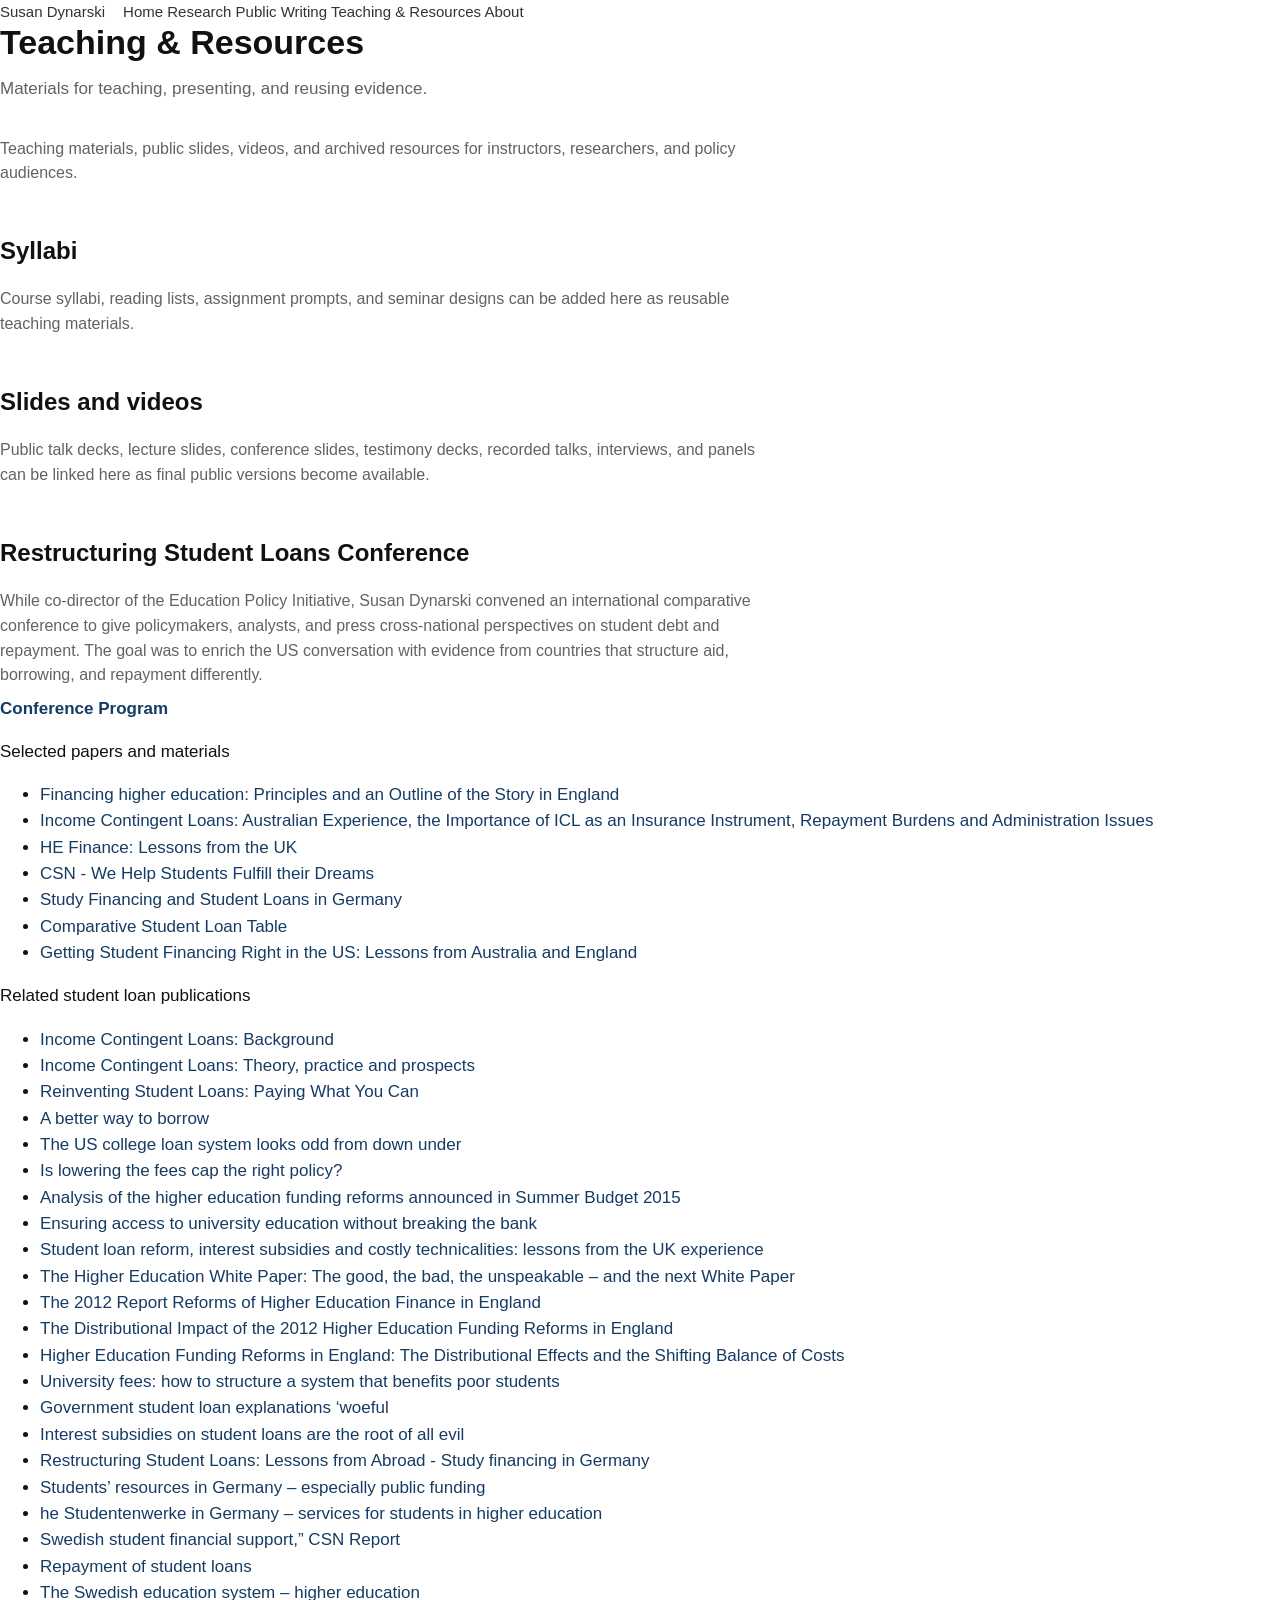
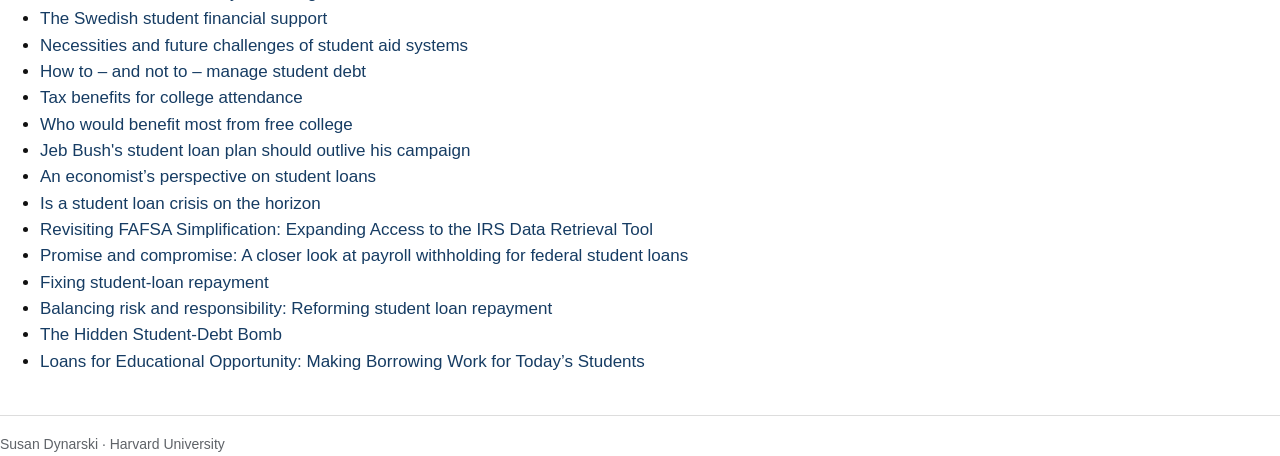
<file: teaching-resources.html>
<!doctype html>
<html lang="en">
<head>
<meta charset="utf-8">
<meta name="viewport" content="width=device-width, initial-scale=1">
<title>Teaching &amp; Resources | Susan Dynarski</title>
<link rel="stylesheet" href="assets/css/styles.css">
</head>
<body class="">
<nav class="site-nav"><span class="site-name"><a href="index.html">Susan Dynarski</a></span><span class="nav-links"><a href="index.html">Home</a> <a href="research.html">Research</a> <a href="writing.html">Public Writing</a> <a class="active" href="teaching-resources.html">Teaching & Resources</a> <a href="about.html">About</a></span></nav>
<main>
<header class="page-header">
  <h1>Teaching &amp; Resources</h1>
  <p class="intro">Materials for teaching, presenting, and reusing evidence.</p>
</header>

<section>
  <p class="section-note">Teaching materials, public slides, videos, and archived resources for instructors, researchers, and policy audiences.</p>
</section>
<section>
  <h2>Syllabi</h2>
  <p class="section-note">Course syllabi, reading lists, assignment prompts, and seminar designs can be added here as reusable teaching materials.</p>
</section>
<section>
  <h2>Slides and videos</h2>
  <p class="section-note">Public talk decks, lecture slides, conference slides, testimony decks, recorded talks, interviews, and panels can be linked here as final public versions become available.</p>
</section>
<section>
  <h2>Restructuring Student Loans Conference</h2>
  <p class="section-note">While co-director of the Education Policy Initiative, Susan Dynarski convened an international comparative conference to give policymakers, analysts, and press cross-national perspectives on student debt and repayment. The goal was to enrich the US conversation with evidence from countries that structure aid, borrowing, and repayment differently.</p>
<p><strong><a href="https://drive.google.com/file/d/1ZMCOv_yNrR7Y-_qgQgrfO_Ox5VKT-AWh/view?usp=sharing">Conference Program</a></strong></p><div class="soft-block"><div class="block-label">Selected papers and materials</div><ul class="plain-list"><li><a href="https://drive.google.com/file/d/1wJ3WEw-oClLMxHoA1dc1wU6RB2EBdgrB/view?usp=sharing">Financing higher education: Principles and an Outline of the Story in England</a></li><li><a href="https://drive.google.com/file/d/1Vf5mjSLd6mUlt5apY7j5_k_O_XvcKO_W/view?usp=sharing">Income Contingent Loans: Australian Experience, the Importance of ICL as an Insurance Instrument, Repayment Burdens and Administration Issues</a></li><li><a href="https://drive.google.com/file/d/1J-ZzYAq7-bxQypuid412JWCPczicbK2o/view?usp=sharing">HE Finance: Lessons from the UK</a></li><li><a href="https://drive.google.com/file/d/1dwoTnqUTz7i-UOmUJpNP1_niK5iSj4pf/view?usp=sharing">CSN - We Help Students Fulfill their Dreams</a></li><li><a href="https://drive.google.com/file/d/1TDX2c7dgD_cfb6orYC_RniMC5r8RxIoP/view?usp=sharing">Study Financing and Student Loans in Germany</a></li><li><a href="https://drive.google.com/file/d/1Ce0xzhKuwRXsaxTDwHMX2tcdsb3atMs_/view?usp=sharing">Comparative Student Loan Table</a></li><li><a href="https://drive.google.com/file/d/1bAabPSOaqqvQZAWNLdFlGGafotdIUf5W/view?usp=sharing">Getting Student Financing Right in the US: Lessons from Australia and England</a></li></ul></div><div class="soft-block"><div class="block-label">Related student loan publications</div><ul class="plain-list list-columns"><li><a href="https://drive.google.com/file/d/1RzD_Lk0J96Z_85Q2bRCS7u5ggH0xRIs4/view?usp=sharing">Income Contingent Loans: Background</a></li><li><a href="https://www.palgrave.com/la/book/9781137413185">Income Contingent Loans: Theory, practice and prospects</a></li><li><a href="https://drive.google.com/file/d/1bDV4nwxEkwDZcA5mO9M5akA4RrbYt09H/view?usp=sharing">Reinventing Student Loans: Paying What You Can</a></li><li><a href="https://drive.google.com/file/d/1qJH5r2Cm40G-wr64TPPLD9CxM06Q9sOL/view?usp=sharing">A better way to borrow</a></li><li><a href="https://drive.google.com/file/d/1armfNnctYSfpwZpvMnTAC-ZX4SsvuE4E/view?usp=sharing">The US college loan system looks odd from down under</a></li><li><a href="https://drive.google.com/file/d/1j2rcxekeqvNjD00vRGj66eKNro0rXqzA/view?usp=sharing">Is lowering the fees cap the right policy?</a></li><li><a href="https://drive.google.com/file/d/1WW6CDyG5m_U3ukN9dGJ_Svs_9kbrbO97/view?usp=sharing">Analysis of the higher education funding reforms announced in Summer Budget 2015</a></li><li><a href="https://www.lse.ac.uk/Research/Assets/impact-pdf/access-university-bank.pdf">Ensuring access to university education without breaking the bank</a></li><li><a href="https://www.tandfonline.com/doi/abs/10.1080/1360080X.2013.775925#.U3CfrVfZcxE">Student loan reform, interest subsidies and costly technicalities: lessons from the UK experience</a></li><li><a href="https://drive.google.com/file/d/130X1dxYBepbYBgCi5nZzKnoLoRE1iAuo/view?usp=sharing">The Higher Education White Paper: The good, the bad, the unspeakable – and the next White Paper</a></li><li><a href="https://drive.google.com/file/d/1NZc2WvmFJuIv3RlBSqzes9TQ2Bs5TJMf/view?usp=sharing">The 2012 Report Reforms of Higher Education Finance in England</a></li><li><a href="https://ifs.org.uk/publications/6220">The Distributional Impact of the 2012 Higher Education Funding Reforms in England</a></li><li><a href="https://onlinelibrary.wiley.com/doi/abs/10.1111/j.1468-0297.2007.02118.x">Higher Education Funding Reforms in England: The Distributional Effects and the Shifting Balance of Costs</a></li><li><a href="https://theconversation.com/university-fees-how-to-structure-a-system-that-benefits-poor-students-49675">University fees: how to structure a system that benefits poor students</a></li><li><a href="https://drive.google.com/file/d/1YdURQlrBT4T6OdRwHqubEsykY595DqHG/view?usp=sharing">Government student loan explanations ‘woeful</a></li><li><a href="https://www.independent.co.uk/news/education/higher/nicholas-barr-interest-subsidies-student-loans-are-root-all-evil-1926574.html">Interest subsidies on student loans are the root of all evil</a></li><li><a href="https://drive.google.com/file/d/1TDX2c7dgD_cfb6orYC_RniMC5r8RxIoP/view?usp=sharing">Restructuring Student Loans: Lessons from Abroad - Study financing in Germany</a></li><li><a href="https://edpolicy.umich.edu/files/heyde-student-resources-germany-2015.pptx">Students’ resources in Germany – especially public funding</a></li><li><a href="https://edpolicy.umich.edu/files/heyde-studentwerke-germany-2015.pptx">he Studentenwerke in Germany – services for students in higher education</a></li><li><a href="https://edpolicy.umich.edu/files/forsberg-swedish-support-report-2016.pdf">Swedish student financial support,” CSN Report</a></li><li><a href="https://edpolicy.umich.edu/files/forsberg-swedish-loan-repayment-2016.pdf">Repayment of student loans</a></li><li><a href="https://edpolicy.umich.edu/files/forsberg-swedish-education-system-2016.pdf">The Swedish education system – higher education</a></li><li><a href="https://drive.google.com/file/d/12jHubVlad_uI2j7GrQWadZ1BJ342DLl_/view?usp=sharing">The Swedish student financial support</a></li><li><a href="https://drive.google.com/file/d/1dwoTnqUTz7i-UOmUJpNP1_niK5iSj4pf/view?usp=sharing">Necessities and future challenges of student aid systems</a></li><li><a href="https://www.milkenreview.org/articles/how-to-and-how-not-to-manage-student-debt">How to – and not to – manage student debt</a></li><li><a href="https://drive.google.com/file/d/11rXgtDbTlCb28sKLkJQH1A8738ety80c/view?usp=sharing">Tax benefits for college attendance</a></li><li><a href="https://drive.google.com/file/d/1ABYcGmOK7j7GCe3_JZaEDky0zm5l8zKv/view?usp=sharing">Who would benefit most from free college</a></li><li><a href="https://drive.google.com/file/d/1Co6BqfjAx8EXZWqSAnF1IWfUWrlbHVJn/view?usp=sharing">Jeb Bush&#x27;s student loan plan should outlive his campaign</a></li><li><a href="https://drive.google.com/file/d/1Co6BqfjAx8EXZWqSAnF1IWfUWrlbHVJn/view?usp=sharing">An economist’s perspective on student loans</a></li><li><a href="https://drive.google.com/file/d/1C-rWtX8uHbsGpm0M1wmSR4_odL2yjV_d/view?usp=sharing">Is a student loan crisis on the horizon</a></li><li><a href="https://drive.google.com/file/d/1nThWH3gxRKl_PNf4XxXHSN9r04slZlLD/view?usp=sharing">Revisiting FAFSA Simplification: Expanding Access to the IRS Data Retrieval Tool</a></li><li><a href="https://drive.google.com/file/d/1YNhAwOAjQBkMar2RdD02UkUDN4ye1Qqc/view?usp=sharing">Promise and compromise: A closer look at payroll withholding for federal student loans</a></li><li><a href="https://www.nationalaffairs.com/publications/detail/fixing-student-loan-repayment">Fixing student-loan repayment</a></li><li><a href="https://drive.google.com/file/d/1qRz1Gs-uVE7MXjSZsSCc8fOX8RHb1eYu/view?usp=sharing">Balancing risk and responsibility: Reforming student loan repayment</a></li><li><a href="https://drive.google.com/file/d/1j-fC3XeUtei5QVCfShcaR_lHu6aOqCMN/view?usp=sharing">The Hidden Student-Debt Bomb</a></li><li><a href="https://drive.google.com/file/d/107P1BXigQ6oalOALq2E2RPf1T7OwfSWG/view?usp=sharing">Loans for Educational Opportunity: Making Borrowing Work for Today’s Students</a></li></ul></div></section>
</main>
<footer class="site-footer">
  <div>Susan Dynarski · Harvard University</div>
</footer>
</body>
</html>
</file>
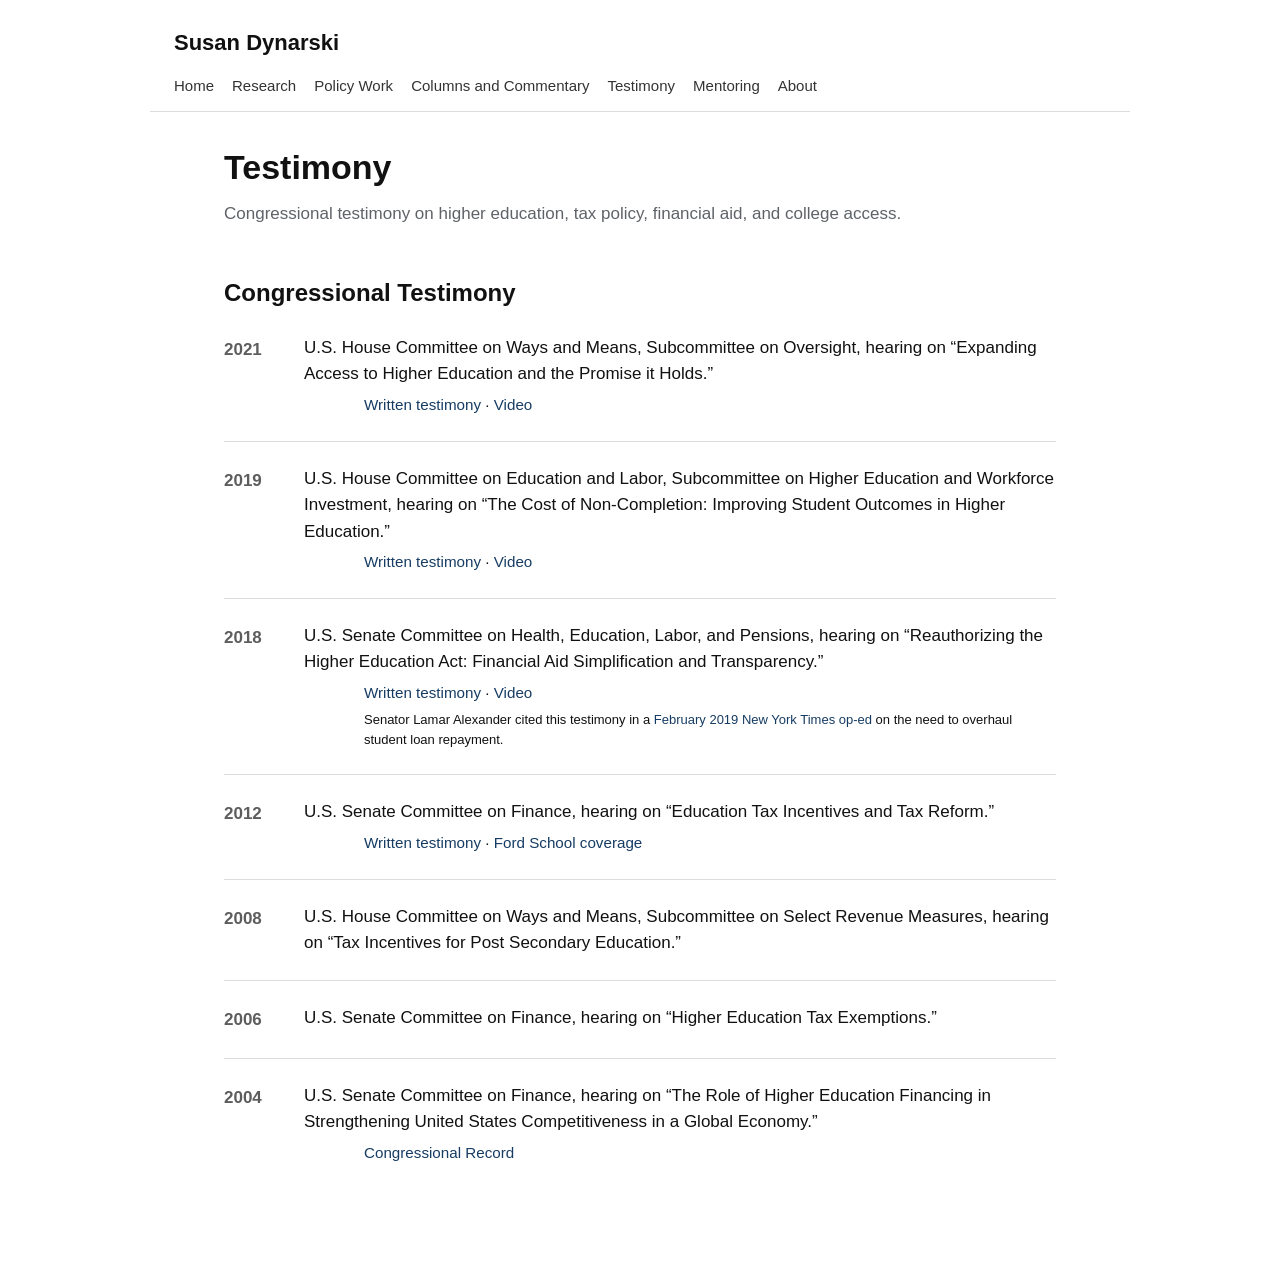
<file: testimony.html>
<!DOCTYPE html>

<html lang="en">
<head>
<meta charset="utf-8"/>
<meta name="description" content="Congressional testimony by Susan Dynarski on higher education, tax policy, financial aid, and college access."/>
<meta content="width=device-width, initial-scale=1" name="viewport"/>
<title>Testimony | Susan Dynarski</title>
<link href="assets/css/styles.css" rel="stylesheet"/>
<style>
    .page-intro { max-width: 780px; }
    .testimony-list { margin-top: 1.5rem; }
    .testimony-item { display: flex; gap: 0 2rem; margin-bottom: 1.5rem; align-items: flex-start; }
    .testimony-item .year { font-weight: 600; flex-shrink: 0; min-width: 3rem; color: #5d5d5d; padding-top: 2px; }
    .testimony-body { flex: 1; }
    .testimony-item .title { display: block; }
    .testimony-links { margin-top: .35rem; font-size: .95rem; }
    .archive-note { max-width: 760px; }
  </style>
</head>
<body>
<header class="site-header">
<div class="site-title"><a href="index.html">Susan Dynarski</a></div>
<nav aria-label="Main navigation" class="site-nav"><a href="index.html">Home</a>
<a href="research.html">Research</a>
<a href="policy-work.html">Policy Work</a>
<a href="columns-commentary.html">Columns and Commentary</a>
<a href="testimony.html">Testimony</a>
<a href="mentoring.html">Mentoring</a>
<a href="about.html">About</a></nav>
</header>
<main class="page-content">
<h1>Testimony</h1>
<p class="page-intro">Congressional testimony on higher education, tax policy, financial aid, and college access.</p>
<section>
<h2>Congressional Testimony</h2>
<div class="testimony-list">

<div class="testimony-item">
<span class="year">2021</span>
<div class="testimony-body">
<span class="title">U.S. House Committee on Ways and Means, Subcommittee on Oversight, hearing on &#x201C;Expanding Access to Higher Education and the Promise it Holds.&#x201D;</span>
<div class="testimony-links"><a href="assets/testimony/dynarski-2021-house-ways-means-testimony.pdf">Written testimony</a> &middot; <a href="https://fordschool.umich.edu/video/2021/susan-dynarski-oversight-subcommittee-hearing-testimony" target="_blank" rel="noopener">Video</a></div>
</div>
</div>

<div class="testimony-item">
<span class="year">2019</span>
<div class="testimony-body">
<span class="title">U.S. House Committee on Education and Labor, Subcommittee on Higher Education and Workforce Investment, hearing on &#x201C;The Cost of Non-Completion: Improving Student Outcomes in Higher Education.&#x201D;</span>
<div class="testimony-links"><a href="assets/testimony/dynarski-2019-house-ed-labor-testimony.pdf">Written testimony</a> &middot; <a href="https://www.youtube.com/watch?v=yypt2fTxPuA" target="_blank" rel="noopener">Video</a></div>
</div>
</div>

<div class="testimony-item">
<span class="year">2018</span>
<div class="testimony-body">
<span class="title">U.S. Senate Committee on Health, Education, Labor, and Pensions, hearing on &#x201C;Reauthorizing the Higher Education Act: Financial Aid Simplification and Transparency.&#x201D;</span>
<div class="testimony-links"><a href="assets/testimony/dynarski-2018-senate-help-testimony.pdf">Written testimony</a> &middot; <a href="https://fordschool.umich.edu/video/2018/sue-dynarski-reauthorizing-higher-education-act" target="_blank" rel="noopener">Video</a></div>
<div class="testimony-links" style="margin-top:5px;font-size:13px;">Senator Lamar Alexander cited this testimony in a <a href="https://www.nytimes.com/2019/02/07/opinion/college-student-loans.html" target="_blank" rel="noopener">February 2019 New York Times op-ed</a> on the need to overhaul student loan repayment.</div>
</div>
</div>

<div class="testimony-item">
<span class="year">2012</span>
<div class="testimony-body">
<span class="title">U.S. Senate Committee on Finance, hearing on &#x201C;Education Tax Incentives and Tax Reform.&#x201D;</span>
<div class="testimony-links"><a href="assets/testimony/dynarski-2012-senate-finance-testimony.pdf">Written testimony</a> &middot; <a href="https://fordschool.umich.edu/news/2012/dynarski-congress-college-tax-credits-should-work-grant" target="_blank" rel="noopener">Ford School coverage</a></div>
</div>
</div>

<div class="testimony-item">
<span class="year">2008</span>
<div class="testimony-body">
<span class="title">U.S. House Committee on Ways and Means, Subcommittee on Select Revenue Measures, hearing on &#x201C;Tax Incentives for Post Secondary Education.&#x201D;</span>
</div>
</div>

<div class="testimony-item">
<span class="year">2006</span>
<div class="testimony-body">
<span class="title">U.S. Senate Committee on Finance, hearing on &#x201C;Higher Education Tax Exemptions.&#x201D;</span>
</div>
</div>

<div class="testimony-item">
<span class="year">2004</span>
<div class="testimony-body">
<span class="title">U.S. Senate Committee on Finance, hearing on &#x201C;The Role of Higher Education Financing in Strengthening United States Competitiveness in a Global Economy.&#x201D;</span>
<div class="testimony-links"><a href="assets/testimony/congressional-record-2004-senate-finance-higher-education-financing.pdf">Congressional Record</a></div>
</div>
</div>

</div>

</section>
</main>
</body>
</html>
</file>
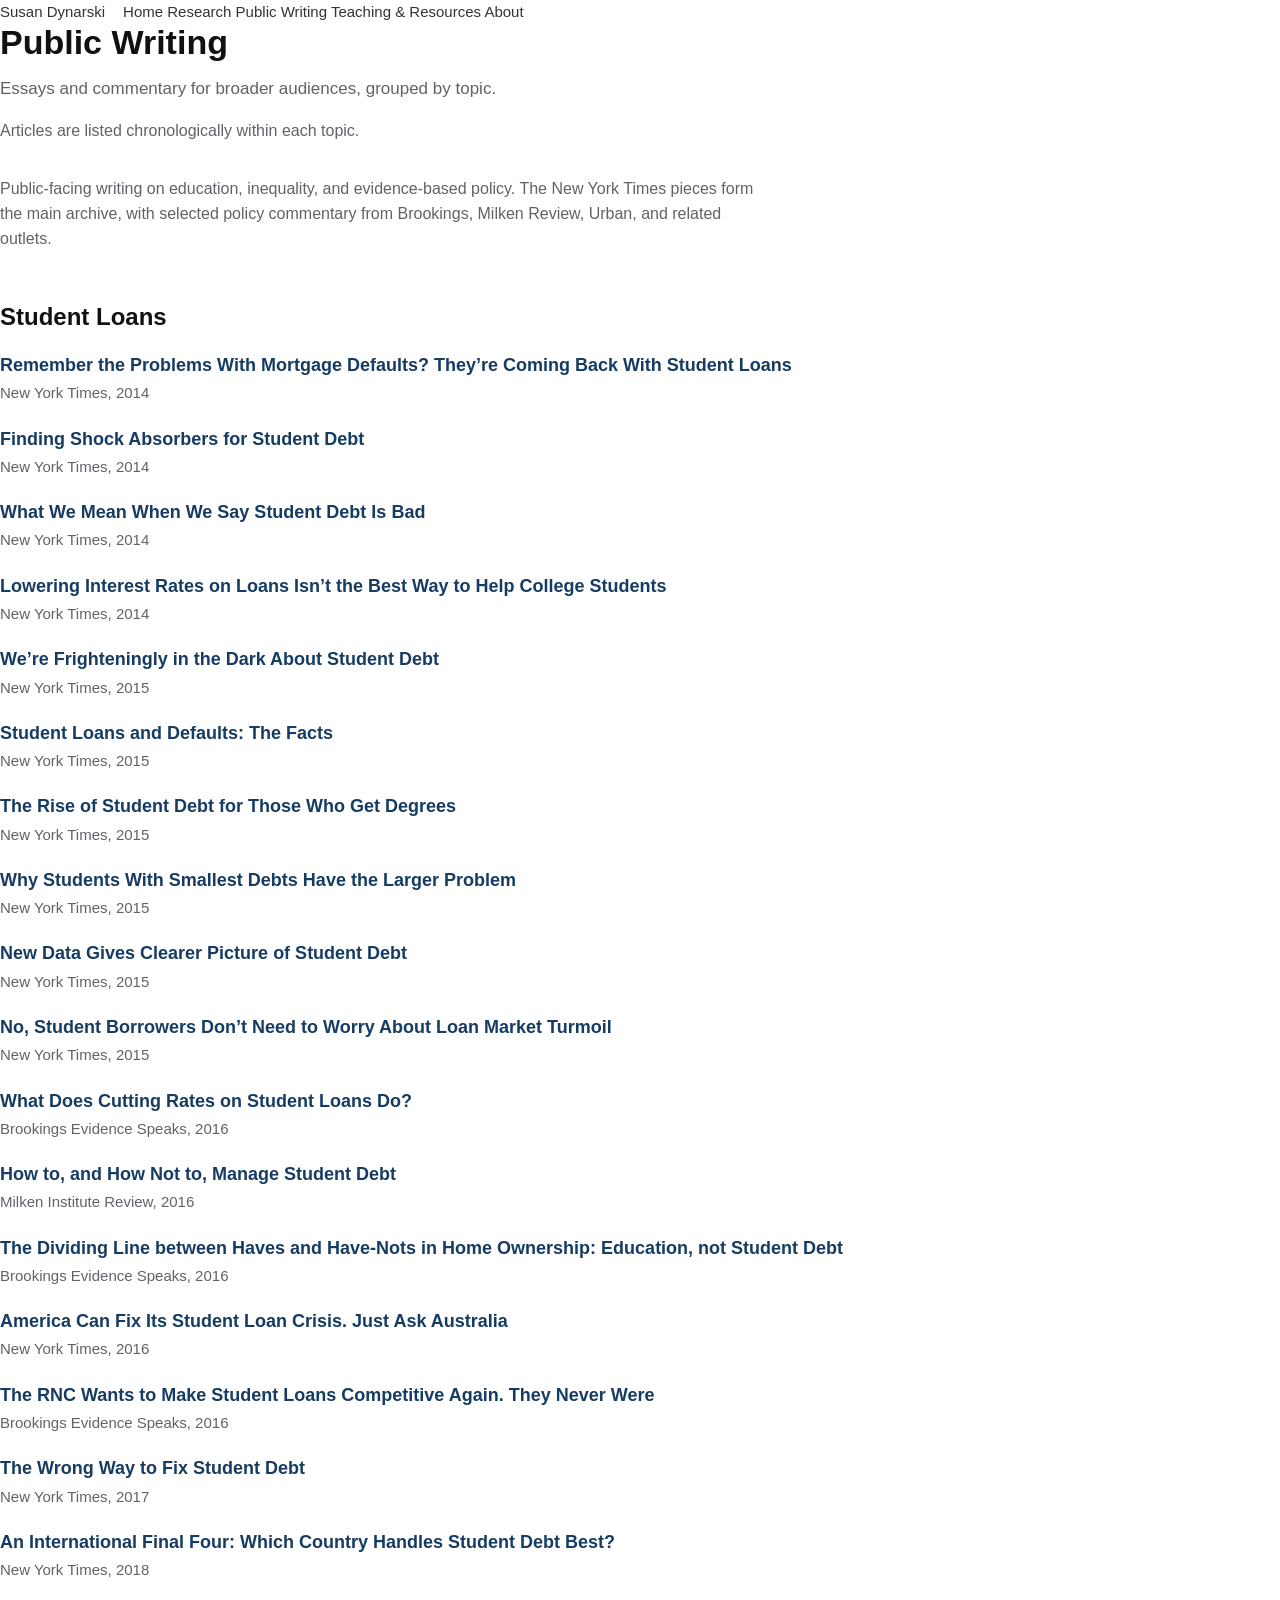
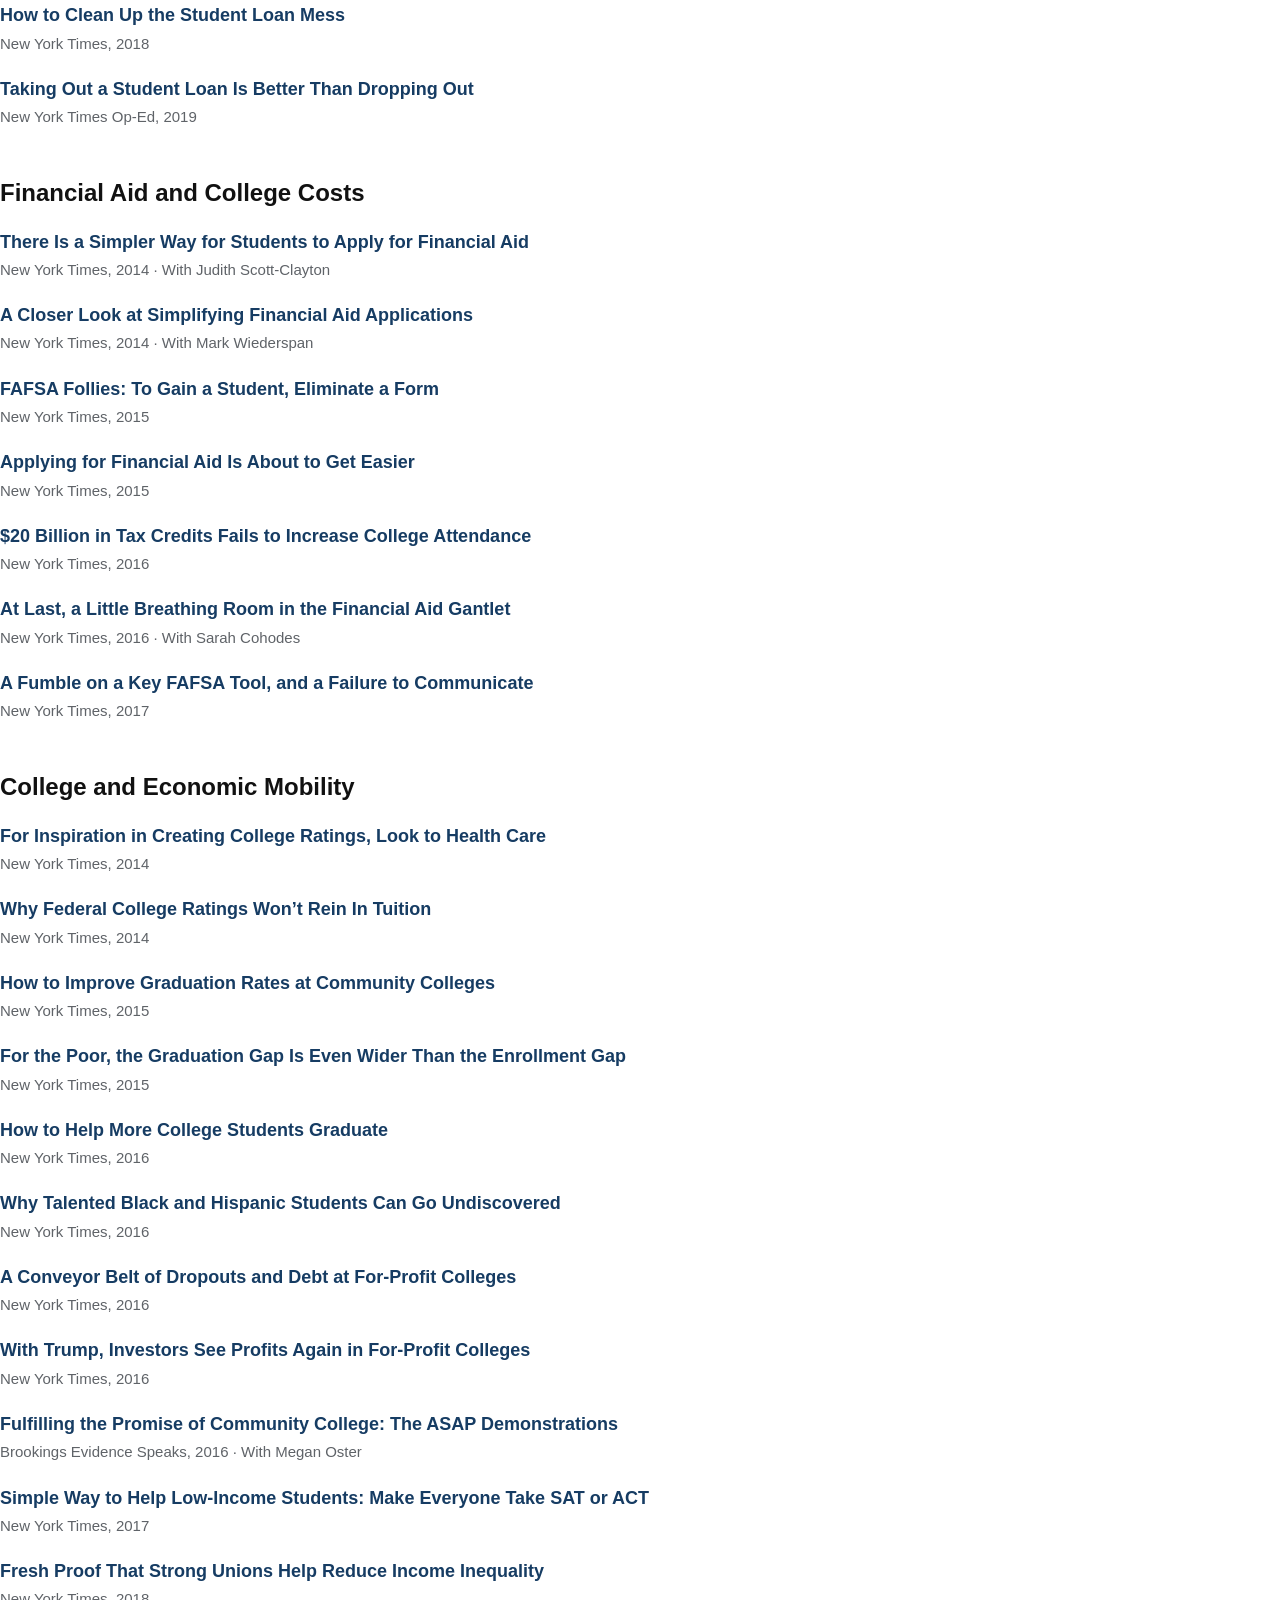
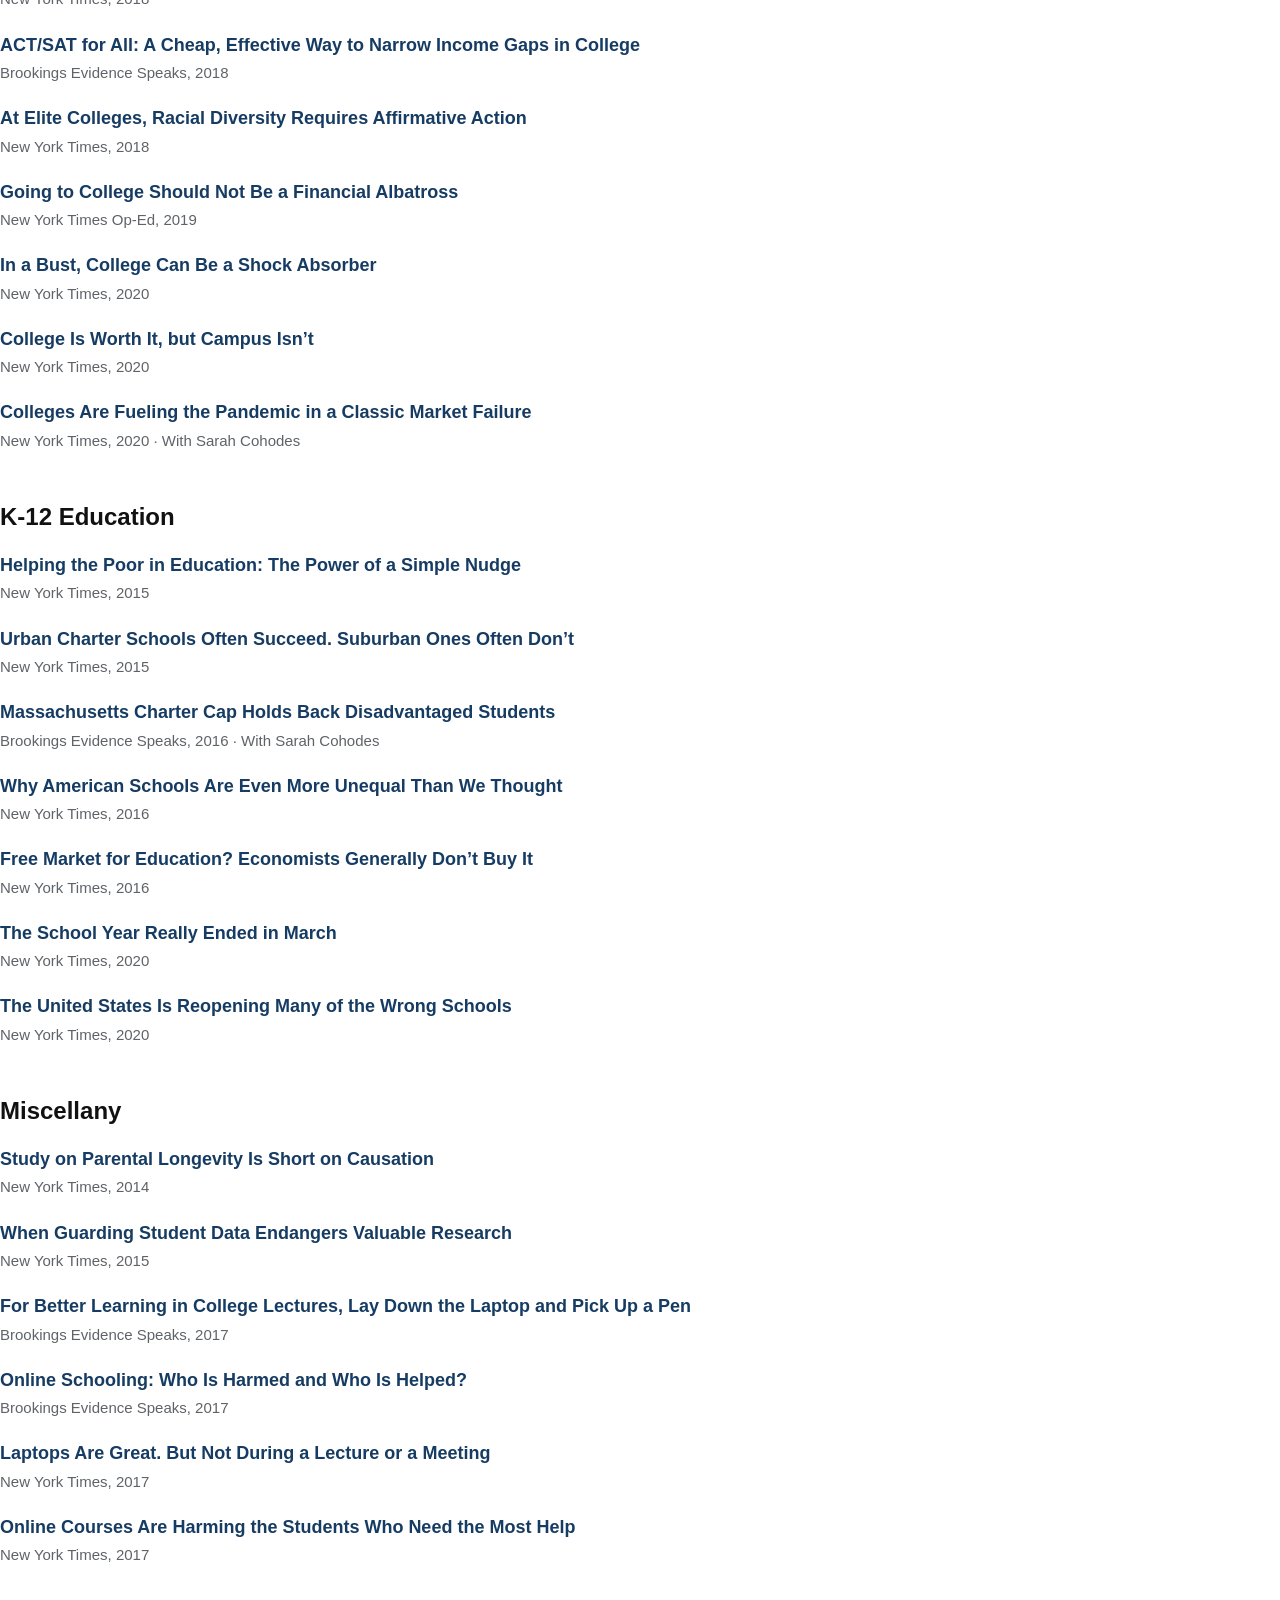
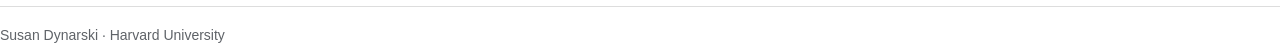
<file: writing.html>
<!DOCTYPE html>

<html lang="en">
<head>
<meta charset="utf-8"/>
<meta content="width=device-width, initial-scale=1" name="viewport"/>
<title>Public Writing | Susan Dynarski</title>
<link href="assets/css/styles.css" rel="stylesheet"/>
</head>
<body class="">
<nav class="site-nav"><span class="site-name"><a href="index.html">Susan Dynarski</a></span><span class="nav-links"><a href="index.html">Home</a> <a href="research.html">Research</a> <a class="active" href="writing.html">Public Writing</a> <a href="teaching-resources.html">Teaching &amp; Resources</a> <a href="about.html">About</a></span></nav>
<main>
<header class="page-header">
<h1>Public Writing</h1>
<p class="intro">Essays and commentary for broader audiences, grouped by topic.</p>
<p class="section-note">Articles are listed chronologically within each topic.</p>
</header>
<section><p class="section-note">Public-facing writing on education, inequality, and evidence-based policy. The New York Times pieces form the main archive, with selected policy commentary from Brookings, Milken Review, Urban, and related outlets.</p></section>
<section><h2>Student Loans</h2>




















<article class="item"><h3><a href="http://www.nytimes.com/2014/06/13/upshot/student-loan-woes-echo-mortgage-crisis.html?_r=0">Remember the Problems With Mortgage Defaults? They’re Coming Back With Student Loans</a></h3><div class="meta">New York Times, 2014</div></article>
<article class="item"><h3><a href="http://www.nytimes.com/2014/06/15/upshot/finding-shock-absorbers-for-student-debt.html">Finding Shock Absorbers for Student Debt</a></h3><div class="meta">New York Times, 2014</div></article>
<article class="item"><h3><a href="http://www.nytimes.com/2014/08/09/upshot/what-we-mean-when-we-say-student-debt-is-bad.html">What We Mean When We Say Student Debt Is Bad</a></h3><div class="meta">New York Times, 2014</div></article>
<article class="item"><h3><a href="http://www.nytimes.com/2014/08/26/upshot/lowering-interest-rates-on-loans-isnt-the-best-way-to-help-college-students.html">Lowering Interest Rates on Loans Isn’t the Best Way to Help College Students</a></h3><div class="meta">New York Times, 2014</div></article>
<article class="item"><h3><a href="https://www.nytimes.com/2015/03/22/upshot/were-frighteningly-in-the-dark-about-student-debt.html">We’re Frighteningly in the Dark About Student Debt</a></h3><div class="meta">New York Times, 2015</div></article>
<article class="item"><h3><a href="https://www.nytimes.com/2015/06/12/upshot/student-loans-the-facts.html">Student Loans and Defaults: The Facts</a></h3><div class="meta">New York Times, 2015</div></article>
<article class="item"><h3><a href="http://www.nytimes.com/2015/06/17/upshot/the-rise-of-student-debt-for-those-who-get-degrees.html?mtrref=query.nytimes.com&amp;gwh=DED480DC2418BDD377C0B2DCA62DE199&amp;gwt=pay">The Rise of Student Debt for Those Who Get Degrees</a></h3><div class="meta">New York Times, 2015</div></article>
<article class="item"><h3><a href="http://www.nytimes.com/2015/09/01/upshot/why-students-with-smallest-debts-need-the-greatest-help.html?mtrref=query.nytimes.com&amp;gwh=95CF76DC478B058A255F84141092B1D8&amp;gwt=pay&amp;assetType=nyt_now">Why Students With Smallest Debts Have the Larger Problem</a></h3><div class="meta">New York Times, 2015</div></article>
<article class="item"><h3><a href="http://www.nytimes.com/2015/09/11/upshot/new-data-gives-clearer-picture-of-student-debt.html?mtrref=query.nytimes.com&amp;gwh=61AD3C2CD239C67EBA212A57DE133494&amp;gwt=pay">New Data Gives Clearer Picture of Student Debt</a></h3><div class="meta">New York Times, 2015</div></article>
<article class="item"><h3><a href="https://www.nytimes.com/2015/09/30/upshot/no-student-borrowers-dont-need-to-worry-about-loan-market-turmoil.html">No, Student Borrowers Don’t Need to Worry About Loan Market Turmoil</a></h3><div class="meta">New York Times, 2015</div></article>
<article class="item"><h3><a href="https://www.brookings.edu/research/what-does-cutting-rates-on-student-loans-do/">What Does Cutting Rates on Student Loans Do?</a></h3><div class="meta">Brookings Evidence Speaks, 2016</div></article>
<article class="item"><h3><a href="http://www.milkenreview.org/articles/how-to-and-how-not-to-manage-student-debt">How to, and How Not to, Manage Student Debt</a></h3><div class="meta">Milken Institute Review, 2016</div></article>
<article class="item"><h3><a href="https://www.brookings.edu/research/the-dividing-line-between-haves-and-have-nots-in-home-ownership-education-not-student-debt/">The Dividing Line between Haves and Have-Nots in Home Ownership: Education, not Student Debt</a></h3><div class="meta">Brookings Evidence Speaks, 2016</div></article>
<article class="item"><h3><a href="http://www.nytimes.com/2016/07/10/upshot/america-can-fix-its-student-loan-crisis-just-ask-australia.html">America Can Fix Its Student Loan Crisis. Just Ask Australia</a></h3><div class="meta">New York Times, 2016</div></article>
<article class="item"><h3><a href="https://www.brookings.edu/research/the-rnc-wants-to-make-student-loans-competitive-again-they-never-were/">The RNC Wants to Make Student Loans Competitive Again. They Never Were</a></h3><div class="meta">Brookings Evidence Speaks, 2016</div></article>
<article class="item"><h3><a href="https://www.nytimes.com/2017/05/06/upshot/the-wrong-way-to-fix-student-loans.html">The Wrong Way to Fix Student Debt</a></h3><div class="meta">New York Times, 2017</div></article>
<article class="item"><h3><a href="https://www.nytimes.com/2018/04/02/upshot/an-international-final-four-which-country-handles-student-debt-best.html">An International Final Four: Which Country Handles Student Debt Best?</a></h3><div class="meta">New York Times, 2018</div></article>
<article class="item"><h3><a href="https://www.nytimes.com/2018/04/06/business/how-to-clean-up-the-student-loan-mess.html">How to Clean Up the Student Loan Mess</a></h3><div class="meta">New York Times, 2018</div></article>
<article class="item"><h3><a href="https://www.nytimes.com/2019/09/06/business/student-loans-needed-community-colleges.html">Taking Out a Student Loan Is Better Than Dropping Out</a></h3><div class="meta">New York Times Op-Ed, 2019</div></article>
</section>
<section><h2>Financial Aid and College Costs</h2>








<article class="item"><h3><a href="http://www.nytimes.com/2014/06/21/upshot/a-simple-way-to-help-financial-aid-do-its-job.html">There Is a Simpler Way for Students to Apply for Financial Aid</a></h3><div class="meta">New York Times, 2014 · With Judith Scott-Clayton</div></article>
<article class="item"><h3><a href="http://www.nytimes.com/2014/07/02/upshot/a-closer-look-at-simplifying-financial-aid-applications.html">A Closer Look at Simplifying Financial Aid Applications</a></h3><div class="meta">New York Times, 2014 · With Mark Wiederspan</div></article>
<article class="item"><h3><a href="http://www.nytimes.com/2015/08/23/upshot/fafsa-follies-to-gain-a-student-eliminate-a-form.html?mtrref=query.nytimes.com&amp;gwh=059CB764DD41EFFB9A1EE9E0C26DD893&amp;gwt=pay">FAFSA Follies: To Gain a Student, Eliminate a Form</a></h3><div class="meta">New York Times, 2015</div></article>
<article class="item"><h3><a href="http://www.nytimes.com/2015/09/25/upshot/a-world-without-fafsa-forms-it-might-just-happen.html?mtrref=query.nytimes.com&amp;gwh=6A3969F88DED24F2341DF2BD2F3000F5&amp;gwt=pay">Applying for Financial Aid Is About to Get Easier</a></h3><div class="meta">New York Times, 2015</div></article>
<article class="item"><h3><a href="http://www.nytimes.com/2016/04/20/upshot/how-to-use-tax-credits-to-increase-college-attendance.html?mtrref=query.nytimes.com&amp;gwh=3A22D98B884806C825B593133F14067D&amp;gwt=pay">$20 Billion in Tax Credits Fails to Increase College Attendance</a></h3><div class="meta">New York Times, 2016</div></article>
<article class="item"><h3><a href="http://www.nytimes.com/2016/09/18/upshot/at-last-a-little-breathing-room-in-the-financial-aid-gantlet.html?_r=0">At Last, a Little Breathing Room in the Financial Aid Gantlet</a></h3><div class="meta">New York Times, 2016 · With Sarah Cohodes</div></article>
<article class="item"><h3><a href="https://www.nytimes.com/2017/03/13/upshot/a-fumble-on-a-key-fafsa-tool-and-a-failure-to-communicate.html?_r=1">A Fumble on a Key FAFSA Tool, and a Failure to Communicate</a></h3><div class="meta">New York Times, 2017</div></article>
</section>
<section><h2>College and Economic Mobility</h2>


















<article class="item"><h3><a href="http://www.nytimes.com/2014/09/16/upshot/for-inspiration-in-creating-college-ratings-look-to-health-care.html">For Inspiration in Creating College Ratings, Look to Health Care</a></h3><div class="meta">New York Times, 2014</div></article>
<article class="item"><h3><a href="http://www.nytimes.com/2014/09/21/upshot/why-federal-college-ratings-wont-rein-in-tuition.html">Why Federal College Ratings Won’t Rein In Tuition</a></h3><div class="meta">New York Times, 2014</div></article>
<article class="item"><h3><a href="http://www.nytimes.com/2015/03/12/upshot/how-to-improve-graduation-rates-at-community-colleges.html?mtrref=query.nytimes.com&amp;gwh=A776BE728B0E4E6C8EF3E056FDC2D468&amp;gwt=pay">How to Improve Graduation Rates at Community Colleges</a></h3><div class="meta">New York Times, 2015</div></article>
<article class="item"><h3><a href="http://www.nytimes.com/2015/06/02/upshot/for-the-poor-the-graduation-gap-is-even-wider-than-the-enrollment-gap.html?mtrref=query.nytimes.com&amp;gwh=8F841433C5509D266402714537B5FB30&amp;gwt=pay">For the Poor, the Graduation Gap Is Even Wider Than the Enrollment Gap</a></h3><div class="meta">New York Times, 2015</div></article>
<article class="item"><h3><a href="http://www.nytimes.com/2016/02/21/upshot/how-to-help-more-college-students-graduate.html?mtrref=query.nytimes.com&amp;gwh=BF7730838555D87847D0D7B2F35B91C4&amp;gwt=pay">How to Help More College Students Graduate</a></h3><div class="meta">New York Times, 2016</div></article>
<article class="item"><h3><a href="http://www.nytimes.com/2016/04/10/upshot/why-talented-black-and-hispanic-students-can-go-undiscovered.html?mtrref=query.nytimes.com&amp;gwh=9AC9BEA92F50F9F0E6874B0410BDE845&amp;gwt=pay">Why Talented Black and Hispanic Students Can Go Undiscovered</a></h3><div class="meta">New York Times, 2016</div></article>
<article class="item"><h3><a href="https://www.nytimes.com/2016/10/30/upshot/a-conveyor-belt-of-dropouts-and-debt-at-for-profit-colleges.html">A Conveyor Belt of Dropouts and Debt at For-Profit Colleges</a></h3><div class="meta">New York Times, 2016</div></article>
<article class="item"><h3><a href="https://www.nytimes.com/2016/11/19/upshot/with-trump-investors-see-profits-again-in-for-profit-colleges.html?_r=0">With Trump, Investors See Profits Again in For-Profit Colleges</a></h3><div class="meta">New York Times, 2016</div></article>
<article class="item"><h3><a href="https://www.brookings.edu/research/fulfilling-the-promise-of-community-college-the-asap-demonstrations/">Fulfilling the Promise of Community College: The ASAP Demonstrations</a></h3><div class="meta">Brookings Evidence Speaks, 2016 · With Megan Oster</div></article>
<article class="item"><h3><a href="https://www.nytimes.com/2017/07/14/upshot/how-universal-college-admission-tests-help-low-income-students.html">Simple Way to Help Low-Income Students: Make Everyone Take SAT or ACT</a></h3><div class="meta">New York Times, 2017</div></article>
<article class="item"><h3><a href="https://www.nytimes.com/2018/07/06/business/labor-unions-income-inequality.html">Fresh Proof That Strong Unions Help Reduce Income Inequality</a></h3><div class="meta">New York Times, 2018</div></article>
<article class="item"><h3><a href="https://www.brookings.edu/research/act-sat-for-all-a-cheap-effective-way-to-narrow-income-gaps-in-college/">ACT/SAT for All: A Cheap, Effective Way to Narrow Income Gaps in College</a></h3><div class="meta">Brookings Evidence Speaks, 2018</div></article>
<article class="item"><h3><a href="https://www.nytimes.com/2018/09/28/business/at-elite-colleges-racial-diversity-requires-affirmative-action.html">At Elite Colleges, Racial Diversity Requires Affirmative Action</a></h3><div class="meta">New York Times, 2018</div></article>
<article class="item"><h3><a href="https://www.nytimes.com/2019/02/07/opinion/college-student-loans.html">Going to College Should Not Be a Financial Albatross</a></h3><div class="meta">New York Times Op-Ed, 2019</div></article>
<article class="item"><h3><a href="https://www.nytimes.com/2020/01/19/business/college-downturn-absorber.html">In a Bust, College Can Be a Shock Absorber</a></h3><div class="meta">New York Times, 2020</div></article>
<article class="item"><h3><a href="https://www.nytimes.com/2020/06/29/business/college-campus-coronavirus-danger.html">College Is Worth It, but Campus Isn’t</a></h3><div class="meta">New York Times, 2020</div></article>
<article class="item"><h3><a href="https://www.nytimes.com/2020/10/08/business/colleges-pandemic-market-failure.html">Colleges Are Fueling the Pandemic in a Classic Market Failure</a></h3><div class="meta">New York Times, 2020 · With Sarah Cohodes</div></article>
</section>
<section><h2>K-12 Education</h2>








<article class="item"><h3><a href="http://www.nytimes.com/2015/01/18/upshot/helping-the-poor-in-higher-education-the-power-of-a-simple-nudge.html">Helping the Poor in Education: The Power of a Simple Nudge</a></h3><div class="meta">New York Times, 2015</div></article>
<article class="item"><h3><a href="http://www.nytimes.com/2015/11/22/upshot/a-suburban-urban-divide-in-charter-school-success-rates.html?mtrref=query.nytimes.com&amp;gwh=C5184DCAB727F88F0F2958C173ADF06F&amp;gwt=pay">Urban Charter Schools Often Succeed. Suburban Ones Often Don’t</a></h3><div class="meta">New York Times, 2015</div></article>
<article class="item"><h3><a href="https://www.brookings.edu/research/massachusetts-charter-cap-holds-back-disadvantaged-students/">Massachusetts Charter Cap Holds Back Disadvantaged Students</a></h3><div class="meta">Brookings Evidence Speaks, 2016 · With Sarah Cohodes</div></article>
<article class="item"><h3><a href="http://www.nytimes.com/2016/08/14/upshot/why-american-schools-are-even-more-unequal-than-we-thought.html">Why American Schools Are Even More Unequal Than We Thought</a></h3><div class="meta">New York Times, 2016</div></article>
<article class="item"><h3><a href="https://www.nytimes.com/2016/12/30/upshot/free-market-for-education-economists-generally-dont-buy-it.html?_r=0">Free Market for Education? Economists Generally Don’t Buy It</a></h3><div class="meta">New York Times, 2016</div></article>
<article class="item"><h3><a href="https://www.nytimes.com/2020/05/07/business/school-education-online-money.html">The School Year Really Ended in March</a></h3><div class="meta">New York Times, 2020</div></article>
<article class="item"><h3><a href="https://www.nytimes.com/2020/08/03/business/how-schools-reopen.html">The United States Is Reopening Many of the Wrong Schools</a></h3><div class="meta">New York Times, 2020</div></article>
</section>
<section><h2>Miscellany</h2>







<article class="item"><h3><a href="http://www.nytimes.com/2014/08/07/upshot/study-on-parental-longevity-is-short-on-causation.html">Study on Parental Longevity Is Short on Causation</a></h3><div class="meta">New York Times, 2014</div></article>
<article class="item"><h3><a href="http://www.nytimes.com/2015/06/14/upshot/when-guarding-student-data-endangers-valuable-research.html?mtrref=query.nytimes.com&amp;gwh=283C5E510FA941C7542BE94C4747A1D5&amp;gwt=pay">When Guarding Student Data Endangers Valuable Research</a></h3><div class="meta">New York Times, 2015</div></article>
<article class="item"><h3><a href="https://www.brookings.edu/research/for-better-learning-in-college-lectures-lay-down-the-laptop-and-pick-up-a-pen/">For Better Learning in College Lectures, Lay Down the Laptop and Pick Up a Pen</a></h3><div class="meta">Brookings Evidence Speaks, 2017</div></article>
<article class="item"><h3><a href="https://www.brookings.edu/research/who-should-take-online-courses/">Online Schooling: Who Is Harmed and Who Is Helped?</a></h3><div class="meta">Brookings Evidence Speaks, 2017</div></article>
<article class="item"><h3><a href="https://www.nytimes.com/2017/11/22/business/laptops-not-during-lecture-or-meeting.html">Laptops Are Great. But Not During a Lecture or a Meeting</a></h3><div class="meta">New York Times, 2017</div></article>
<article class="item"><h3><a href="https://mobile.nytimes.com/2018/01/19/business/online-courses-are-harming-the-students-who-need-the-most-help.html">Online Courses Are Harming the Students Who Need the Most Help</a></h3><div class="meta">New York Times, 2017</div></article>
</section>
</main>
<footer class="site-footer">
<div>Susan Dynarski · Harvard University</div>
</footer>
</body>
</html>
</file>
<file: assets/css/styles.css>
:root {
  --text: #111111;
  --muted: #5f6368;
  --link: #163c63;
  --border: #dddddd;
  --soft: #f7f7f7;
}
* { box-sizing: border-box; }
body {
  margin: 0;
  color: var(--text);
  font-family: -apple-system, BlinkMacSystemFont, "Segoe UI", Roboto, Helvetica, Arial, sans-serif;
  font-size: 17px;
  line-height: 1.55;
  background: #ffffff;
}
a { color: var(--link); text-decoration: none; }
a:hover, a:focus { text-decoration: underline; }
.site-header {
  max-width: 980px;
  margin: 0 auto;
  padding: 26px 24px 14px;
  border-bottom: 1px solid var(--border);
}
.site-title { font-size: 22px; font-weight: 600; margin-bottom: 14px; }
.site-title a { color: var(--text); }
.site-nav { display: flex; flex-wrap: wrap; gap: 8px 18px; font-size: 15px; }
.site-nav a { color: #333333; }
.page-content {
  max-width: 880px;
  margin: 0 auto;
  padding: 36px 24px 72px;
}
.page-header { margin-bottom: 34px; }
h1 { font-size: 34px; line-height: 1.15; margin: 0 0 14px; font-weight: 650; }
h2 { font-size: 24px; margin: 42px 0 18px; padding-top: 4px; font-weight: 650; }
h3 { font-size: 18px; line-height: 1.35; margin: 0 0 4px; font-weight: 600; }
p { margin: 0 0 16px; }
.intro, .page-intro { color: var(--muted); max-width: 760px; }
.item { margin: 0 0 22px; }
.item.featured-resource, .pullout {
  background: var(--soft);
  border-left: 4px solid var(--border);
  padding: 16px 18px;
  margin: 24px 0 26px;
}
.pullout h3 { margin-bottom: 8px; }
.pullout p:last-child { margin-bottom: 0; }
.meta { color: var(--muted); font-size: 15px; }
ul.link-list { margin: 10px 0 0 22px; padding: 0; }
ul.link-list li { margin: 8px 0; }
.about-block { margin-top: 34px; }
@media (max-width: 640px) {
  body { font-size: 16px; }
  .site-header, .page-content { padding-left: 18px; padding-right: 18px; }
  h1 { font-size: 30px; }
  h2 { font-size: 22px; }
}

.dated-list { margin-top: 18px; }
.dated-entry {
  display: grid;
  grid-template-columns: 86px 1fr;
  gap: 20px;
  margin: 0 0 22px;
}
.dated-year {
  color: var(--muted);
  font-size: 15px;
  padding-top: 2px;
}
.dated-body h3 { margin-bottom: 3px; }
@media (max-width: 640px) {
  .dated-entry { grid-template-columns: 1fr; gap: 2px; margin-bottom: 24px; }
  .dated-year { font-weight: 600; }
}

/* ── Homepage ── */
.home-layout {
  display: flex;
  gap: 48px;
  align-items: flex-start;
  margin-bottom: 48px;
}
.home-text { flex: 1; min-width: 0; }
.home-photo { flex-shrink: 0; width: 200px; }
.home-photo img { width: 100%; display: block; border-radius: 3px; }
.home-links {
  list-style: none;
  padding: 0;
  margin: 20px 0 0;
  display: flex;
  flex-wrap: wrap;
  gap: 8px 24px;
  font-size: 16px;
}
@media (max-width: 640px) {
  .home-layout { flex-direction: column-reverse; gap: 20px; }
  .home-photo img { width: 140px; }
}

/* ── Research page ── */
.paper { padding: 0 0 22px; margin: 0 0 22px; border-bottom: 1px solid #e8e8e4; }
.paper:last-child { border-bottom: 1px solid #e8e8e4; padding-bottom: 22px; }
.bucket-note { color: var(--muted); font-size: 15px; max-width: 760px; margin: 0 0 22px; }
.desc { font-size: 16px; max-width: 760px; margin-bottom: 8px; }
.links { font-size: 14px; color: var(--muted); margin-top: 6px; }
.links a { color: var(--link); }

/* ── Columns page ── */
.section-note { color: var(--muted); font-size: 16px; max-width: 760px; margin-bottom: 8px; }
.site-footer { border-top: 1px solid #ddd; margin-top: 40px; padding-top: 18px; color: var(--muted); font-size: 14px; }

/* ── Testimony page ── */
.testimony-list { margin-top: 1.5rem; }
.testimony-item { margin-bottom: 1.5rem; padding-bottom: 1.5rem; border-bottom: 1px solid #ddd; }
.testimony-item:last-child { border-bottom: none; }
.testimony-item .year { font-weight: 600; display: inline-block; min-width: 3.5rem; }
.testimony-item .title { display: inline; }
.testimony-links { margin-top: .25rem; margin-left: 3.75rem; font-size: .92rem; }

/* ── Mentoring page ── */
.dated-body { }
.dated-body h3 { margin-bottom: 3px; }

/* ── Research page extras ── */
.research-main {
  max-width: 980px;
  padding: 36px 28px 80px;
  line-height: 1.45;
}
.research-main h1 { font-size: 42px; letter-spacing: -0.03em; }
.research-main h2 { font-size: 28px; letter-spacing: -0.02em; }
.research-main h3 { font-size: 19px; line-height: 1.25; font-weight: 620; }
.research-main h3 a { color: var(--text); text-decoration: none; }
.research-main h3 a:hover { color: var(--link); text-decoration: underline; text-underline-offset: 3px; }
.research-main .intro { font-size: 18px; color: #2a2a2a; max-width: 780px; }
.research-main .page-header { margin-bottom: 0; }
.research-main section { padding: 20px 0 30px; }
.research-main .bucket-note { font-size: 16px; }
.research-main .desc { font-size: 15.5px; }
.meta a { color: var(--link); text-decoration: none; }
.meta a:hover { text-decoration: underline; text-underline-offset: 3px; }
.media-coverage { color: var(--muted); font-size: 13px; margin-top: 6px; }
.media-coverage a { color: var(--link); text-decoration: none; }
.media-coverage a:hover { text-decoration: underline; text-underline-offset: 3px; }
.coauthors { font-size: 14px; color: var(--muted); margin: 3px 0 6px; }
.tip-wrap { position: relative; display: inline; }
.tip-trigger { border-bottom: 1px dashed #d8d8d8; cursor: default; }
.tip-box {
  display: none;
  position: absolute;
  left: 0; top: calc(100% + 5px);
  background: #fff;
  border: 1px solid #d8d8d8;
  border-radius: 4px;
  padding: 8px 12px;
  font-size: 13px;
  color: var(--muted);
  line-height: 1.6;
  white-space: nowrap;
  z-index: 10;
  box-shadow: 0 2px 8px rgba(0,0,0,.08);
}
.tip-wrap:hover .tip-box { display: block; }

/* ── Research section nav ── */
.section-nav {
  margin-top: 24px;
  display: flex;
  flex-wrap: wrap;
  gap: 10px 18px;
  font-size: 14px;
}
.section-nav a {
  color: var(--link);
  text-decoration: none;
  border-bottom: 1px solid transparent;
}
.section-nav a:hover { border-bottom-color: var(--link); }

/* ── About page subheadings ── */
.about-subhead { font-size: 16px; font-weight: 600; margin: 20px 0 6px; }
</file>
